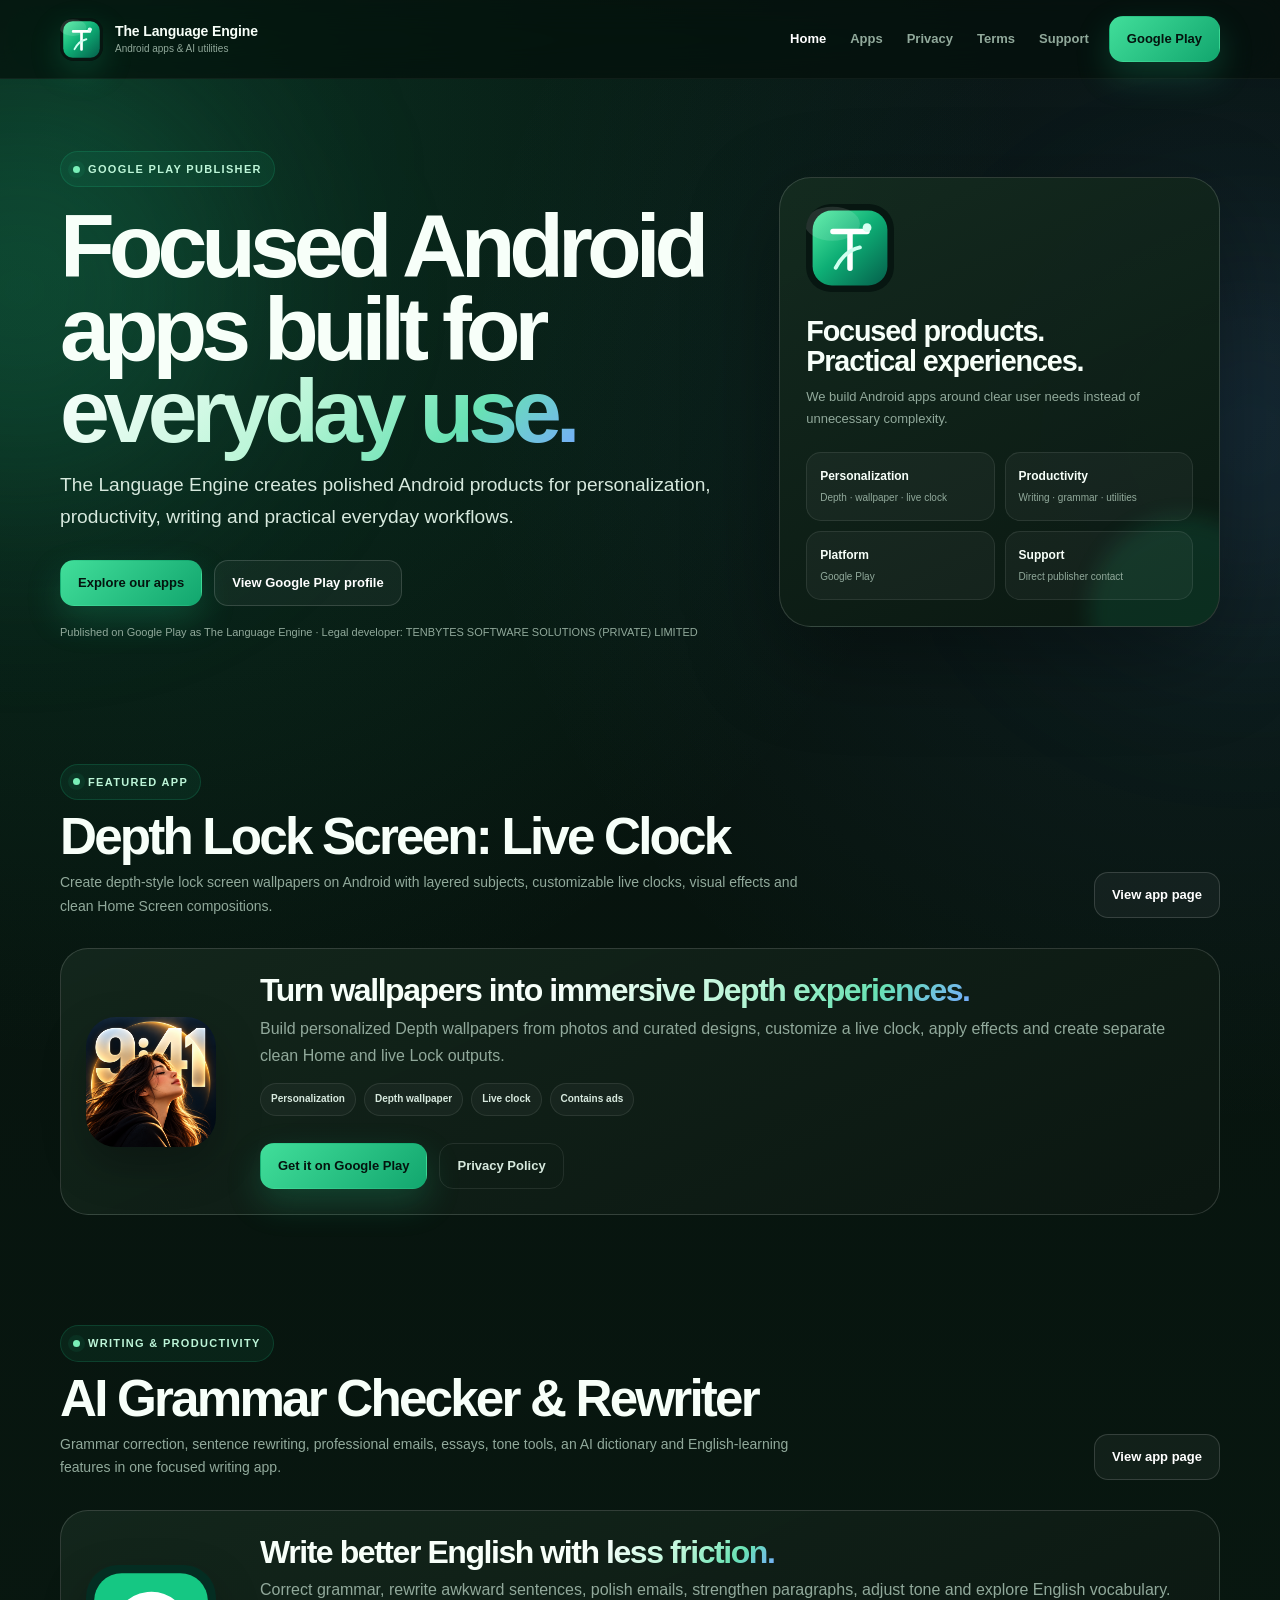
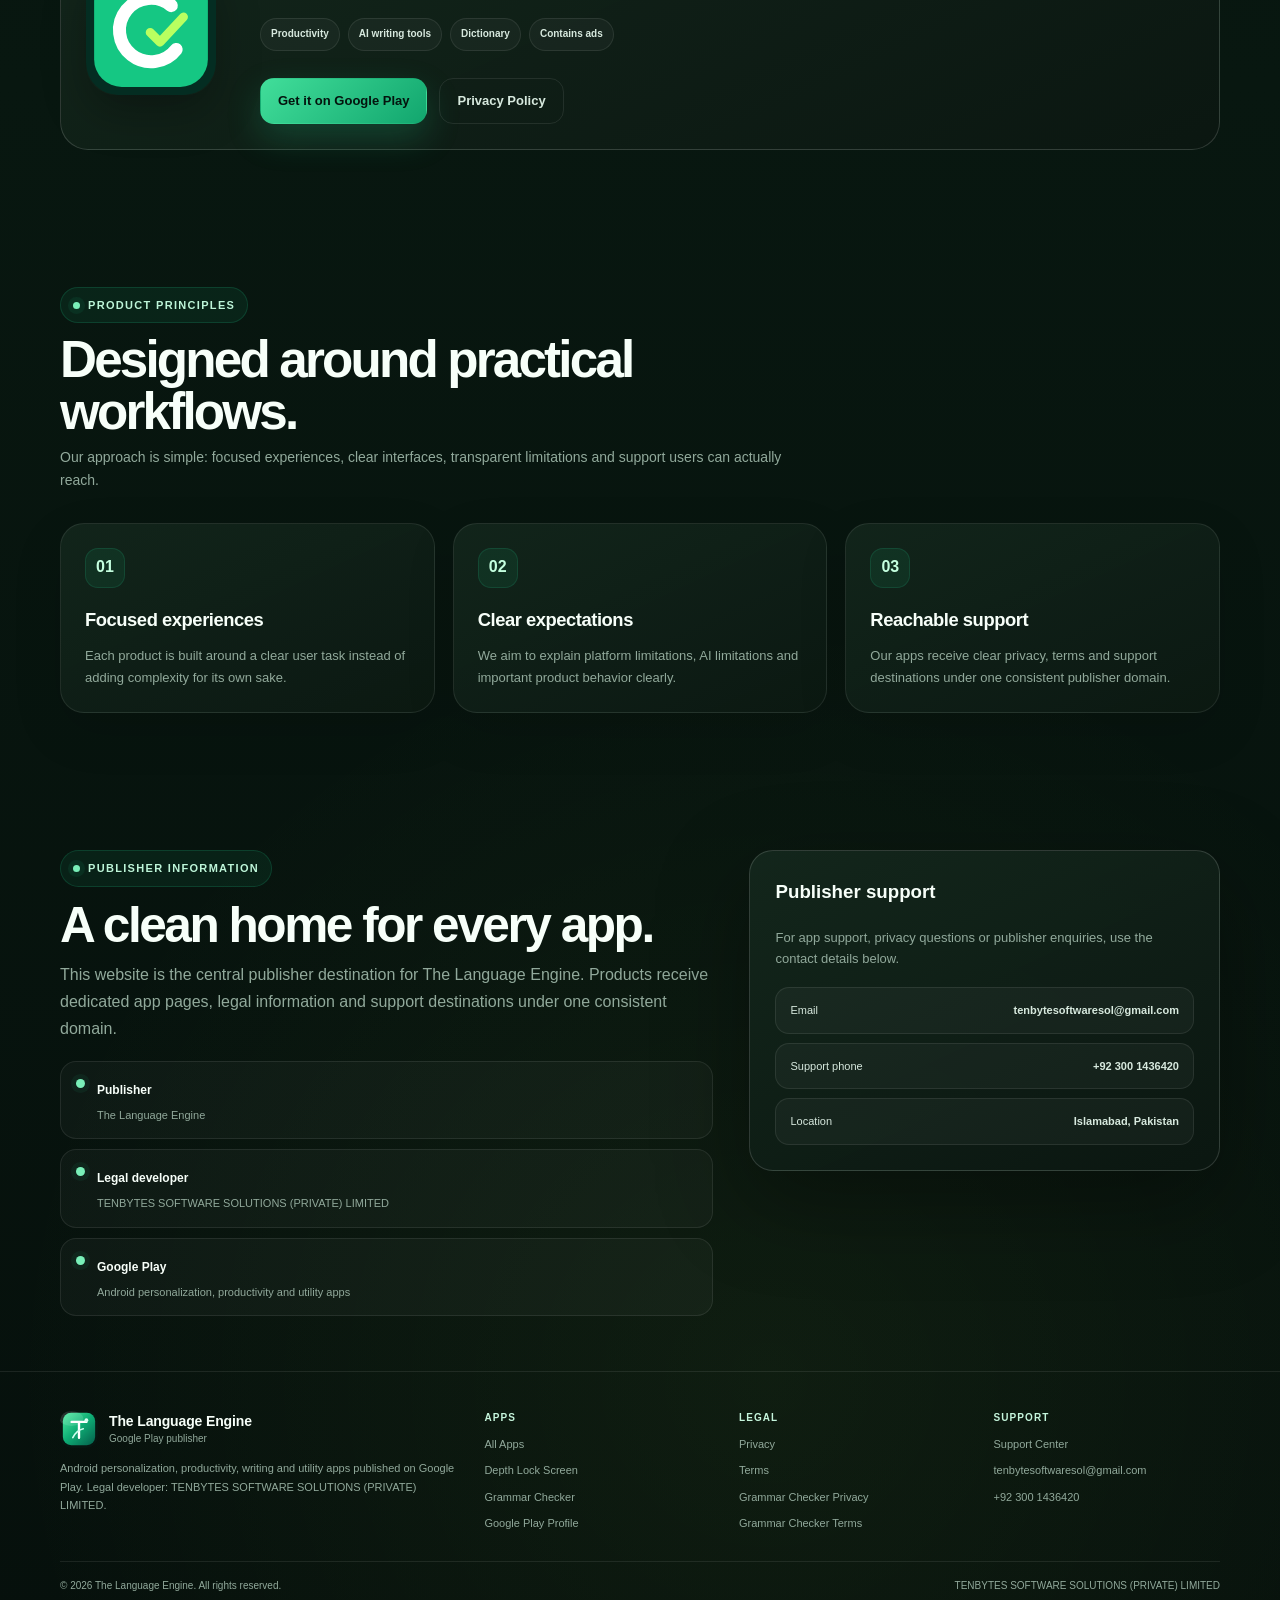
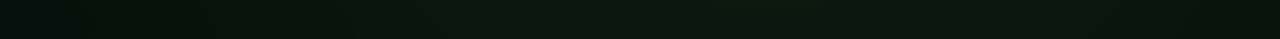
<file: index.html>
<!doctype html>
<html lang="en">
<head>

<meta charset="utf-8">
<meta name="viewport" content="width=device-width,initial-scale=1">

<title>The Language Engine — Android Apps & AI Utilities</title>

<meta
  name="description"
  content="The Language Engine publishes Android apps for personalization, productivity, writing and everyday utility on Google Play."
>

<meta name="author" content="The Language Engine">
<meta name="robots" content="index,follow,max-image-preview:large">
<meta name="theme-color" content="#06100c">

<link rel="canonical" href="https://thelanguageengine.github.io/">

<link
  rel="icon"
  href="assets/images/tle-mark.svg"
  type="image/svg+xml"
>

<link
  rel="stylesheet"
  href="assets/css/site.css?v=1.0.0"
>

<script
  defer
  src="assets/js/site.js?v=1.0.0">
</script>

<!-- Open Graph -->
<meta property="og:type" content="website">

<meta
  property="og:title"
  content="The Language Engine — Android Apps & AI Utilities"
>

<meta
  property="og:description"
  content="Android personalization, productivity, writing and AI utilities published by The Language Engine."
>

<meta
  property="og:url"
  content="https://thelanguageengine.github.io/"
>

<meta
  property="og:image"
  content="https://thelanguageengine.github.io/assets/images/tle-mark.svg"
>

<meta name="twitter:card" content="summary_large_image">

<!-- Organization structured data -->
<script type="application/ld+json">
{
  "@context": "https://schema.org",
  "@type": "Organization",
  "name": "The Language Engine",
  "url": "https://thelanguageengine.github.io/",
  "legalName": "TENBYTES SOFTWARE SOLUTIONS (PRIVATE) LIMITED",
  "sameAs": [
    "https://play.google.com/store/apps/developer?id=The+Language+Engine"
  ],
  "email": "tenbytesoftwaresol@gmail.com",
  "address": {
    "@type": "PostalAddress",
    "streetAddress": "Malikabad Shopping Plaza, 2nd Floor, 6th Road",
    "addressLocality": "Islamabad",
    "addressCountry": "PK"
  }
}
</script>

</head>

<body>

<div class="ambient a" aria-hidden="true"></div>
<div class="ambient b" aria-hidden="true"></div>

<a class="skip-link" href="#main">Skip to content</a>


<!-- =========================================================
     HEADER
     ========================================================= -->
<header class="site-header">

  <div class="container nav">

    <a class="brand" href="./">

      <img
        src="assets/images/tle-mark.svg"
        alt="The Language Engine mark"
      >

      <span class="brand-copy">
        <strong>The Language Engine</strong>
        <small>Android apps & AI utilities</small>
      </span>

    </a>

    <nav class="desktop-nav" aria-label="Primary">
      <a href="index.html" aria-current="page">Home</a>
      <a href="apps/">Apps</a>
      <a href="privacy/">Privacy</a>
      <a href="terms/">Terms</a>
      <a href="support/">Support</a>
    </nav>

    <div class="nav-actions">

      <a
        class="button button-primary"
        href="https://play.google.com/store/apps/developer?id=The+Language+Engine"
        target="_blank"
        rel="noopener noreferrer">
        Google Play
      </a>

      <button
        class="menu-button"
        data-menu-button
        type="button"
        aria-label="Open menu"
        aria-expanded="false">
        ☰
      </button>

    </div>

  </div>


  <div
    class="container mobile-menu"
    data-mobile-menu>

    <nav aria-label="Mobile navigation">
      <a href="index.html">Home</a>
      <a href="apps/">Apps</a>
      <a href="privacy/">Privacy</a>
      <a href="terms/">Terms</a>
      <a href="support/">Support</a>
    </nav>

  </div>

</header>


<!-- =========================================================
     MAIN
     ========================================================= -->
<main id="main">


  <!-- HERO -->
  <section class="hero">

    <div class="container hero-grid">

      <div class="reveal">

        <span class="kicker">
          Google Play publisher
        </span>

        <h1>
          Focused Android apps
          built for <span>everyday use.</span>
        </h1>

        <p class="hero-lead">
          The Language Engine creates polished Android products for
          personalization, productivity, writing and practical everyday
          workflows.
        </p>

        <div class="hero-actions">

          <a
            class="button button-primary"
            href="./apps/">
            Explore our apps
          </a>

          <a
            class="button button-secondary"
            href="https://play.google.com/store/apps/developer?id=The+Language+Engine"
            target="_blank"
            rel="noopener noreferrer">
            View Google Play profile
          </a>

        </div>

        <p class="micro">
          Published on Google Play as The Language Engine ·
          Legal developer: TENBYTES SOFTWARE SOLUTIONS (PRIVATE) LIMITED
        </p>

      </div>


      <aside class="hero-card reveal">

        <img
          class="mark"
          src="./assets/images/tle-mark.svg"
          alt="The Language Engine"
        >

        <h2>
          Focused products.<br>
          Practical experiences.
        </h2>

        <p>
          We build Android apps around clear user needs instead of
          unnecessary complexity.
        </p>

        <div class="stat-grid">

          <div class="stat">
            <strong>Personalization</strong>
            <span>Depth · wallpaper · live clock</span>
          </div>

          <div class="stat">
            <strong>Productivity</strong>
            <span>Writing · grammar · utilities</span>
          </div>

          <div class="stat">
            <strong>Platform</strong>
            <span>Google Play</span>
          </div>

          <div class="stat">
            <strong>Support</strong>
            <span>Direct publisher contact</span>
          </div>

        </div>

      </aside>

    </div>

  </section>


  <!-- =======================================================
       FEATURED — DEPTH LOCK SCREEN
       ======================================================= -->
  <section class="section-tight">

    <div class="container">

      <div class="section-head reveal">

        <div class="copy">

          <span class="eyebrow">
            Featured app
          </span>

          <h2>
            Depth Lock Screen: Live Clock
          </h2>

          <p>
            Create depth-style lock screen wallpapers on Android with
            layered subjects, customizable live clocks, visual effects
            and clean Home Screen compositions.
          </p>

        </div>

        <a
          class="button button-secondary"
          href="./apps/depth-lock-screen/">
          View app page
        </a>

      </div>


      <div class="app-feature reveal">

        <img
          class="app-icon"
          src="./apps/depth-lock-screen/assets/icon.webp"
          alt="Depth Lock Screen: Live Clock app icon"
          loading="eager"
        >

        <div>

          <h3>
            Turn wallpapers into
            <span class="gradient-text">
              immersive Depth experiences.
            </span>
          </h3>

          <p>
            Build personalized Depth wallpapers from photos and
            curated designs, customize a live clock, apply effects
            and create separate clean Home and live Lock outputs.
          </p>

          <div class="app-meta">

            <span class="pill">
              Personalization
            </span>

            <span class="pill">
              Depth wallpaper
            </span>

            <span class="pill">
              Live clock
            </span>

            <span class="pill">
              Contains ads
            </span>

          </div>


          <div class="hero-actions">

            <a
              class="button button-primary"
              href="https://play.google.com/store/apps/details?id=com.tb.iphone.lockscreen.depth.wallpapers"
              target="_blank"
              rel="noopener noreferrer">
              Get it on Google Play
            </a>

            <a
              class="button button-ghost"
              href="./privacy/">
              Privacy Policy
            </a>

          </div>

        </div>

      </div>

    </div>

  </section>


  <!-- =======================================================
       GRAMMAR CHECKER
       ======================================================= -->
  <section class="section-tight">

    <div class="container">

      <div class="section-head reveal">

        <div class="copy">

          <span class="eyebrow">
            Writing & productivity
          </span>

          <h2>
            AI Grammar Checker & Rewriter
          </h2>

          <p>
            Grammar correction, sentence rewriting, professional emails,
            essays, tone tools, an AI dictionary and English-learning
            features in one focused writing app.
          </p>

        </div>

        <a
          class="button button-secondary"
          href="./apps/grammar-checker/">
          View app page
        </a>

      </div>


      <div class="app-feature reveal">

        <img
          class="app-icon"
          src="https://play-lh.googleusercontent.com/R-qGQ0qXd2VXi23OhRo53m7S9HLStBPAxir4neXmx7lSnwA0Quhf95ZzRljVlkNNecXjntxBuPU-_KhAnXCkqQ%3Dw240-h480"
          onerror="this.onerror=null;this.src='./assets/images/grammar-fallback.svg';"
          alt="AI Grammar Checker & Rewriter app icon"
          loading="lazy"
        >

        <div>

          <h3>
            Write better English with
            <span class="gradient-text">
              less friction.
            </span>
          </h3>

          <p>
            Correct grammar, rewrite awkward sentences, polish emails,
            strengthen paragraphs, adjust tone and explore English vocabulary.
          </p>

          <div class="app-meta">

            <span class="pill">
              Productivity
            </span>

            <span class="pill">
              AI writing tools
            </span>

            <span class="pill">
              Dictionary
            </span>

            <span class="pill">
              Contains ads
            </span>

          </div>


          <div class="hero-actions">

            <a
              class="button button-primary"
              data-play-link
              href="https://play.google.com/store/apps/details?id=com.syntaxly.grammarchecker.ai.dictionary.spellchecker"
              target="_blank"
              rel="noopener noreferrer">
              Get it on Google Play
            </a>

            <a
              class="button button-ghost"
              href="./apps/grammar-checker/privacy/">
              Privacy Policy
            </a>

          </div>

        </div>

      </div>

    </div>

  </section>


  <!-- =======================================================
       PRODUCT PRINCIPLES
       ======================================================= -->
  <section class="section">

    <div class="container">

      <div class="section-head reveal">

        <div class="copy">

          <span class="eyebrow">
            Product principles
          </span>

          <h2>
            Designed around practical workflows.
          </h2>

          <p>
            Our approach is simple: focused experiences, clear interfaces,
            transparent limitations and support users can actually reach.
          </p>

        </div>

      </div>


      <div class="grid-3">

        <article class="card reveal">

          <div class="icon">
            01
          </div>

          <h3>
            Focused experiences
          </h3>

          <p>
            Each product is built around a clear user task instead of
            adding complexity for its own sake.
          </p>

        </article>


        <article class="card reveal">

          <div class="icon">
            02
          </div>

          <h3>
            Clear expectations
          </h3>

          <p>
            We aim to explain platform limitations, AI limitations and
            important product behavior clearly.
          </p>

        </article>


        <article class="card reveal">

          <div class="icon">
            03
          </div>

          <h3>
            Reachable support
          </h3>

          <p>
            Our apps receive clear privacy, terms and support destinations
            under one consistent publisher domain.
          </p>

        </article>

      </div>

    </div>

  </section>


  <!-- =======================================================
       PUBLISHER INFORMATION
       ======================================================= -->
  <section class="section-tight">

    <div class="container split">

      <div class="reveal">

        <span class="eyebrow">
          Publisher information
        </span>

        <h2
          style="
            font-size:clamp(2rem,4vw,3.1rem);
            letter-spacing:-.05em;
            line-height:1;
            margin:14px 0 12px;">
          A clean home for every app.
        </h2>

        <p
          style="
            color:var(--muted);
            margin:0;">
          This website is the central publisher destination for
          The Language Engine. Products receive dedicated app pages,
          legal information and support destinations under one
          consistent domain.
        </p>


        <div class="list">

          <div class="list-row">

            <span class="dot"></span>

            <div>
              <b>Publisher</b>
              <span>The Language Engine</span>
            </div>

          </div>


          <div class="list-row">

            <span class="dot"></span>

            <div>
              <b>Legal developer</b>
              <span>
                TENBYTES SOFTWARE SOLUTIONS (PRIVATE) LIMITED
              </span>
            </div>

          </div>


          <div class="list-row">

            <span class="dot"></span>

            <div>
              <b>Google Play</b>
              <span>
                Android personalization, productivity and utility apps
              </span>
            </div>

          </div>

        </div>

      </div>


      <aside class="contact-card reveal">

        <h3>
          Publisher support
        </h3>

        <p
          style="
            color:var(--muted);
            font-size:13px;">
          For app support, privacy questions or publisher enquiries,
          use the contact details below.
        </p>


        <div class="contact-list">

          <a href="mailto:tenbytesoftwaresol@gmail.com">

            <span>
              Email
            </span>

            <strong>
              tenbytesoftwaresol@gmail.com
            </strong>

          </a>


          <a href="tel:+923001436420">

            <span>
              Support phone
            </span>

            <strong>
              +92 300 1436420
            </strong>

          </a>


          <div class="contact-line">

            <span>
              Location
            </span>

            <strong>
              Islamabad, Pakistan
            </strong>

          </div>

        </div>

      </aside>

    </div>

  </section>

</main>


<!-- =========================================================
     FOOTER
     ========================================================= -->
<footer class="footer">

  <div class="container footer-grid">

    <div>

      <div class="footer-brand">

        <img
          src="assets/images/tle-mark.svg"
          alt=""
        >

        <div class="brand-copy">
          <strong>The Language Engine</strong>
          <small>Google Play publisher</small>
        </div>

      </div>

      <p>
        Android personalization, productivity, writing and utility apps
        published on Google Play.
        Legal developer: TENBYTES SOFTWARE SOLUTIONS (PRIVATE) LIMITED.
      </p>

    </div>


    <div class="footer-links">

      <strong>
        Apps
      </strong>

      <a href="apps/">
        All Apps
      </a>

      <a href="apps/depth-lock-screen/">
        Depth Lock Screen
      </a>

      <a href="apps/grammar-checker/">
        Grammar Checker
      </a>

      <a
        href="https://play.google.com/store/apps/developer?id=The+Language+Engine"
        target="_blank"
        rel="noopener noreferrer">
        Google Play Profile
      </a>

    </div>


    <div class="footer-links">

      <strong>
        Legal
      </strong>

      <a href="privacy/">
        Privacy
      </a>

      <a href="terms/">
        Terms
      </a>

      <a href="apps/grammar-checker/privacy/">
        Grammar Checker Privacy
      </a>

      <a href="apps/grammar-checker/terms/">
        Grammar Checker Terms
      </a>

    </div>


    <div class="footer-links">

      <strong>
        Support
      </strong>

      <a href="support/">
        Support Center
      </a>

      <a href="mailto:tenbytesoftwaresol@gmail.com">
        tenbytesoftwaresol@gmail.com
      </a>

      <a href="tel:+923001436420">
        +92 300 1436420
      </a>

    </div>

  </div>


  <div class="container copyright">

    <span>
      © <span data-year></span>
      The Language Engine. All rights reserved.
    </span>

    <span>
      TENBYTES SOFTWARE SOLUTIONS (PRIVATE) LIMITED
    </span>

  </div>

</footer>

</body>
</html>
</file>
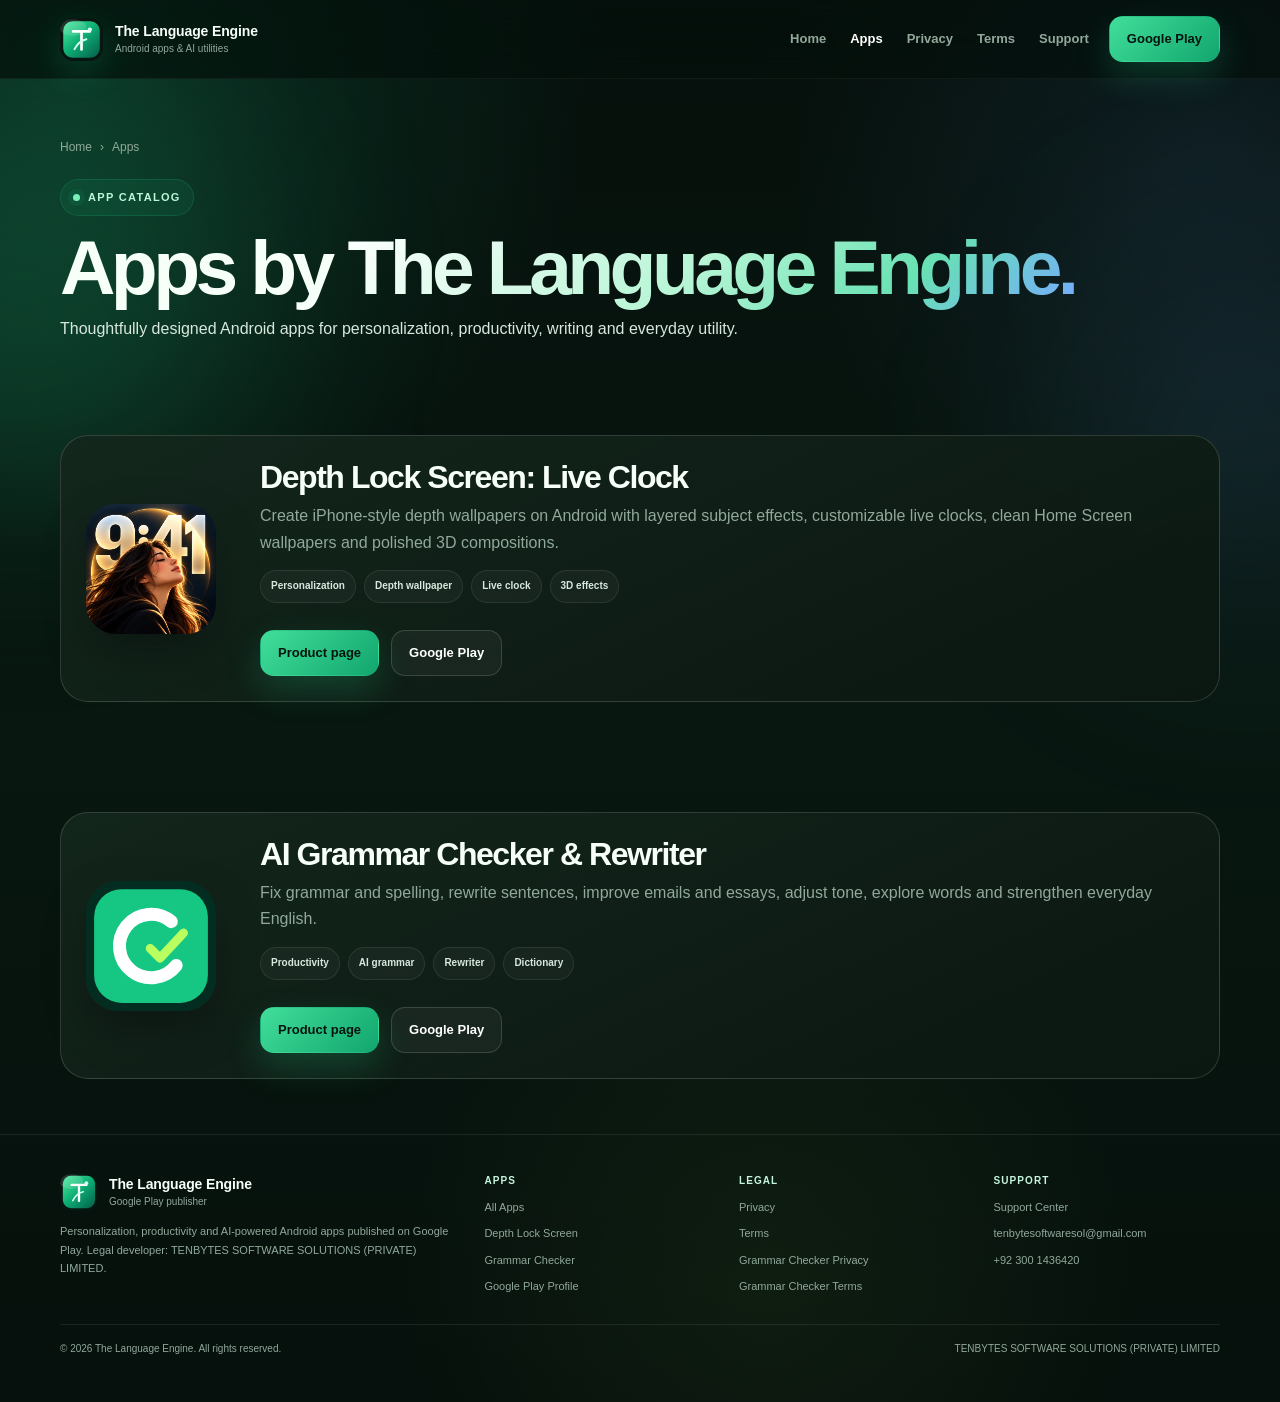
<file: apps/index.html>
<!doctype html>
<html lang="en">
<head>
  <meta charset="utf-8">
  <meta name="viewport" content="width=device-width,initial-scale=1">

  <title>Android Apps — The Language Engine</title>

  <meta
    name="description"
    content="Explore Android apps by The Language Engine, including Depth Lock Screen: Live Clock and AI Grammar Checker & Rewriter."
  >

  <meta name="author" content="The Language Engine">
  <meta name="robots" content="index,follow,max-image-preview:large">
  <meta name="theme-color" content="#06100c">

  <link
    rel="canonical"
    href="https://thelanguageengine.github.io/apps/"
  >

  <link
    rel="icon"
    href="../assets/images/tle-mark.svg"
    type="image/svg+xml"
  >

  <link
    rel="stylesheet"
    href="../assets/css/site.css?v=1.0.0"
  >

  <script
    defer
    src="../assets/js/site.js?v=1.0.0">
  </script>

  <!-- Open Graph -->
  <meta property="og:type" content="website">
  <meta property="og:title" content="Android Apps — The Language Engine">
  <meta
    property="og:description"
    content="Android personalization, productivity and AI utilities published by The Language Engine."
  >
  <meta
    property="og:url"
    content="https://thelanguageengine.github.io/apps/"
  >
  <meta
    property="og:image"
    content="https://thelanguageengine.github.io/assets/images/tle-mark.svg"
  >

  <meta name="twitter:card" content="summary_large_image">

  <!-- Structured data -->
  <script type="application/ld+json">
  {
    "@context": "https://schema.org",
    "@type": "CollectionPage",
    "name": "Android Apps — The Language Engine",
    "url": "https://thelanguageengine.github.io/apps/",
    "description": "Android personalization, productivity and AI utilities published by The Language Engine.",
    "publisher": {
      "@type": "Organization",
      "name": "The Language Engine",
      "legalName": "TENBYTES SOFTWARE SOLUTIONS (PRIVATE) LIMITED",
      "url": "https://thelanguageengine.github.io/"
    }
  }
  </script>
</head>

<body>

  <div class="ambient a"></div>
  <div class="ambient b"></div>

  <a class="skip-link" href="#main">Skip to content</a>

  <!-- =========================================================
       HEADER
       ========================================================= -->
  <header class="site-header">

    <div class="container nav">

      <a class="brand" href="../">
        <img
          src="../assets/images/tle-mark.svg"
          alt="The Language Engine mark"
        >

        <span class="brand-copy">
          <strong>The Language Engine</strong>
          <small>Android apps & AI utilities</small>
        </span>
      </a>

      <nav class="desktop-nav" aria-label="Primary">
        <a href="../index.html">Home</a>
        <a href="../apps/" aria-current="page">Apps</a>
        <a href="../privacy/">Privacy</a>
        <a href="../terms/">Terms</a>
        <a href="../support/">Support</a>
      </nav>

      <div class="nav-actions">

        <a
          class="button button-primary"
          href="https://play.google.com/store/apps/developer?id=The+Language+Engine"
          target="_blank"
          rel="noopener noreferrer">
          Google Play
        </a>

        <button
          class="menu-button"
          data-menu-button
          type="button"
          aria-label="Open menu"
          aria-expanded="false">
          ☰
        </button>

      </div>

    </div>

    <div
      class="container mobile-menu"
      data-mobile-menu>

      <nav aria-label="Mobile navigation">
        <a href="../index.html">Home</a>
        <a href="../apps/">Apps</a>
        <a href="../privacy/">Privacy</a>
        <a href="../terms/">Terms</a>
        <a href="../support/">Support</a>
      </nav>

    </div>

  </header>


  <!-- =========================================================
       MAIN
       ========================================================= -->
  <main id="main">

    <!-- HERO -->
    <section class="legal-hero">

      <div class="container reveal">

        <div class="breadcrumbs">
          <a href="../">Home</a>
          <span>›</span>
          <span>Apps</span>
        </div>

        <span class="eyebrow">App catalog</span>

        <h1>
          Apps by
          <span class="gradient-text">The Language Engine.</span>
        </h1>

        <p>
          Thoughtfully designed Android apps for personalization,
          productivity, writing and everyday utility.
        </p>

      </div>

    </section>


    <!-- =======================================================
         DEPTH LOCK SCREEN
         ======================================================= -->
    <section class="section-tight">

      <div class="container">

        <div class="app-feature reveal">

          <img
            class="app-icon"
            src="./depth-lock-screen/assets/icon.webp"
            alt="Depth Lock Screen: Live Clock app icon"
            loading="eager"
          >

          <div>

            <h3>Depth Lock Screen: Live Clock</h3>

            <p>
              Create iPhone-style depth wallpapers on Android with
              layered subject effects, customizable live clocks,
              clean Home Screen wallpapers and polished 3D compositions.
            </p>

            <div class="app-meta">
              <span class="pill">Personalization</span>
              <span class="pill">Depth wallpaper</span>
              <span class="pill">Live clock</span>
              <span class="pill">3D effects</span>
            </div>

            <div class="hero-actions">

              <a
                class="button button-primary"
                href="./depth-lock-screen/">
                Product page
              </a>

              <a
                class="button button-secondary"
                href="https://play.google.com/store/apps/details?id=com.tb.iphone.lockscreen.depth.wallpapers"
                target="_blank"
                rel="noopener noreferrer">
                Google Play
              </a>

            </div>

          </div>

        </div>

      </div>

    </section>


    <!-- =======================================================
         GRAMMAR CHECKER
         ======================================================= -->
    <section class="section-tight">

      <div class="container">

        <div class="app-feature reveal">

          <img
            class="app-icon"
            src="https://play-lh.googleusercontent.com/R-qGQ0qXd2VXi23OhRo53m7S9HLStBPAxir4neXmx7lSnwA0Quhf95ZzRljVlkNNecXjntxBuPU-_KhAnXCkqQ%3Dw240-h480"
            onerror="this.onerror=null;this.src='../assets/images/grammar-fallback.svg';"
            alt="AI Grammar Checker & Rewriter icon"
            loading="lazy"
          >

          <div>

            <h3>AI Grammar Checker & Rewriter</h3>

            <p>
              Fix grammar and spelling, rewrite sentences, improve
              emails and essays, adjust tone, explore words and
              strengthen everyday English.
            </p>

            <div class="app-meta">
              <span class="pill">Productivity</span>
              <span class="pill">AI grammar</span>
              <span class="pill">Rewriter</span>
              <span class="pill">Dictionary</span>
            </div>

            <div class="hero-actions">

              <a
                class="button button-primary"
                href="./grammar-checker/">
                Product page
              </a>

              <a
                class="button button-secondary"
                data-play-link
                href="https://play.google.com/store/apps/details?id=com.syntaxly.grammarchecker.ai.dictionary.spellchecker"
                target="_blank"
                rel="noopener noreferrer">
                Google Play
              </a>

            </div>

          </div>

        </div>

      </div>

    </section>

  </main>


  <!-- =========================================================
       FOOTER
       ========================================================= -->
  <footer class="footer">

    <div class="container footer-grid">

      <div>

        <div class="footer-brand">

          <img
            src="../assets/images/tle-mark.svg"
            alt=""
          >

          <div class="brand-copy">
            <strong>The Language Engine</strong>
            <small>Google Play publisher</small>
          </div>

        </div>

        <p>
          Personalization, productivity and AI-powered Android apps
          published on Google Play.
          Legal developer: TENBYTES SOFTWARE SOLUTIONS (PRIVATE) LIMITED.
        </p>

      </div>


      <div class="footer-links">

        <strong>Apps</strong>

        <a href="../apps/">
          All Apps
        </a>

        <a href="../apps/depth-lock-screen/">
          Depth Lock Screen
        </a>

        <a href="../apps/grammar-checker/">
          Grammar Checker
        </a>

        <a
          href="https://play.google.com/store/apps/developer?id=The+Language+Engine"
          target="_blank"
          rel="noopener noreferrer">
          Google Play Profile
        </a>

      </div>


      <div class="footer-links">

        <strong>Legal</strong>

        <a href="../privacy/">
          Privacy
        </a>

        <a href="../terms/">
          Terms
        </a>

        <a href="../apps/grammar-checker/privacy/">
          Grammar Checker Privacy
        </a>

        <a href="../apps/grammar-checker/terms/">
          Grammar Checker Terms
        </a>

      </div>


      <div class="footer-links">

        <strong>Support</strong>

        <a href="../support/">
          Support Center
        </a>

        <a href="mailto:tenbytesoftwaresol@gmail.com">
          tenbytesoftwaresol@gmail.com
        </a>

        <a href="tel:+923001436420">
          +92 300 1436420
        </a>

      </div>

    </div>


    <div class="container copyright">

      <span>
        © <span data-year></span>
        The Language Engine. All rights reserved.
      </span>

      <span>
        TENBYTES SOFTWARE SOLUTIONS (PRIVATE) LIMITED
      </span>

    </div>

  </footer>

</body>
</html>
</file>
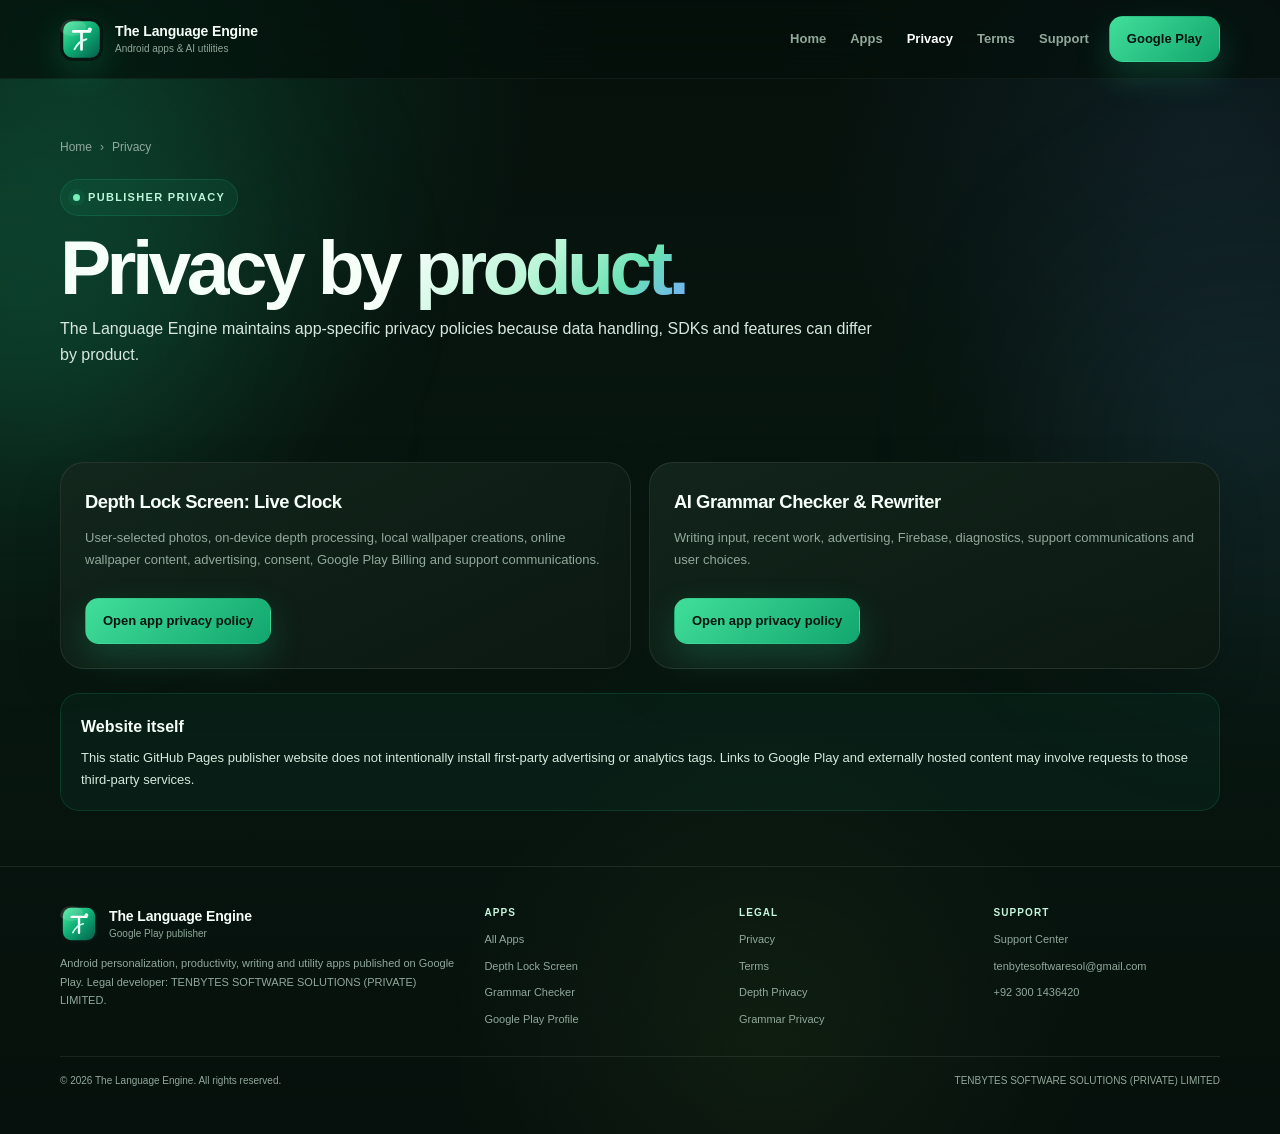
<file: privacy/index.html>
<!doctype html>
<html lang="en">
<head>

<meta charset="utf-8">
<meta name="viewport" content="width=device-width,initial-scale=1">

<title>Privacy — The Language Engine</title>

<meta
  name="description"
  content="Publisher privacy information and app-specific privacy policies for Android apps published by The Language Engine."
>

<meta name="author" content="The Language Engine">
<meta name="robots" content="index,follow,max-image-preview:large">
<meta name="theme-color" content="#06100c">

<link rel="canonical" href="https://thelanguageengine.github.io/privacy/">

<link
  rel="icon"
  href="../assets/images/tle-mark.svg"
  type="image/svg+xml"
>

<link
  rel="stylesheet"
  href="../assets/css/site.css?v=1.0.0"
>

<script
  defer
  src="../assets/js/site.js?v=1.0.0">
</script>

<meta property="og:type" content="website">
<meta property="og:title" content="Privacy — The Language Engine">

<meta
  property="og:description"
  content="Privacy policies for apps published by The Language Engine."
>

<meta
  property="og:url"
  content="https://thelanguageengine.github.io/privacy/"
>

<meta
  property="og:image"
  content="https://thelanguageengine.github.io/assets/images/tle-mark.svg"
>

<meta name="twitter:card" content="summary_large_image">

</head>

<body>

<div class="ambient a" aria-hidden="true"></div>
<div class="ambient b" aria-hidden="true"></div>

<a class="skip-link" href="#main">
  Skip to content
</a>


<header class="site-header">

  <div class="container nav">

    <a class="brand" href="../">

      <img
        src="../assets/images/tle-mark.svg"
        alt="The Language Engine mark"
      >

      <span class="brand-copy">
        <strong>The Language Engine</strong>
        <small>Android apps & AI utilities</small>
      </span>

    </a>


    <nav class="desktop-nav" aria-label="Primary">

      <a href="../index.html">
        Home
      </a>

      <a href="../apps/">
        Apps
      </a>

      <a href="../privacy/" aria-current="page">
        Privacy
      </a>

      <a href="../terms/">
        Terms
      </a>

      <a href="../support/">
        Support
      </a>

    </nav>


    <div class="nav-actions">

      <a
        class="button button-primary"
        href="https://play.google.com/store/apps/developer?id=The+Language+Engine"
        target="_blank"
        rel="noopener noreferrer">
        Google Play
      </a>

      <button
        class="menu-button"
        data-menu-button
        type="button"
        aria-label="Open menu"
        aria-expanded="false">
        ☰
      </button>

    </div>

  </div>


  <div
    class="container mobile-menu"
    data-mobile-menu>

    <nav>

      <a href="../index.html">
        Home
      </a>

      <a href="../apps/">
        Apps
      </a>

      <a href="../privacy/">
        Privacy
      </a>

      <a href="../terms/">
        Terms
      </a>

      <a href="../support/">
        Support
      </a>

    </nav>

  </div>

</header>


<main id="main">

  <section class="legal-hero">

    <div class="container reveal">

      <div class="breadcrumbs">

        <a href="../">
          Home
        </a>

        <span>›</span>

        <span>
          Privacy
        </span>

      </div>


      <span class="eyebrow">
        Publisher privacy
      </span>


      <h1>
        Privacy by
        <span class="gradient-text">
          product.
        </span>
      </h1>


      <p>
        The Language Engine maintains app-specific privacy policies
        because data handling, SDKs and features can differ by product.
      </p>

    </div>

  </section>


  <section class="section-tight">

    <div class="container grid-2">


      <!-- Depth Lock Screen -->
      <article class="card reveal">

        <h3>
          Depth Lock Screen: Live Clock
        </h3>

        <p>
          User-selected photos, on-device depth processing,
          local wallpaper creations, online wallpaper content,
          advertising, consent, Google Play Billing and support communications.
        </p>

        <div class="hero-actions">

          <a
            class="button button-primary"
            href="../apps/depth-lock-screen/privacy/">
            Open app privacy policy
          </a>

        </div>

      </article>


      <!-- Grammar Checker -->
      <article class="card reveal">

        <h3>
          AI Grammar Checker & Rewriter
        </h3>

        <p>
          Writing input, recent work, advertising, Firebase,
          diagnostics, support communications and user choices.
        </p>

        <div class="hero-actions">

          <a
            class="button button-primary"
            href="../apps/grammar-checker/privacy/">
            Open app privacy policy
          </a>

        </div>

      </article>

    </div>


    <div
      class="container"
      style="margin-top:24px;">

      <article class="callout reveal">

        <strong>
          Website itself
        </strong>

        <p>
          This static GitHub Pages publisher website does not intentionally
          install first-party advertising or analytics tags.
          Links to Google Play and externally hosted content may involve
          requests to those third-party services.
        </p>

      </article>

    </div>

  </section>

</main>


<footer class="footer">

  <div class="container footer-grid">

    <div>

      <div class="footer-brand">

        <img
          src="../assets/images/tle-mark.svg"
          alt=""
        >

        <div class="brand-copy">

          <strong>
            The Language Engine
          </strong>

          <small>
            Google Play publisher
          </small>

        </div>

      </div>

      <p>
        Android personalization, productivity, writing and utility apps
        published on Google Play.
        Legal developer: TENBYTES SOFTWARE SOLUTIONS (PRIVATE) LIMITED.
      </p>

    </div>


    <div class="footer-links">

      <strong>
        Apps
      </strong>

      <a href="../apps/">
        All Apps
      </a>

      <a href="../apps/depth-lock-screen/">
        Depth Lock Screen
      </a>

      <a href="../apps/grammar-checker/">
        Grammar Checker
      </a>

      <a
        href="https://play.google.com/store/apps/developer?id=The+Language+Engine"
        target="_blank"
        rel="noopener noreferrer">
        Google Play Profile
      </a>

    </div>


    <div class="footer-links">

      <strong>
        Legal
      </strong>

      <a href="../privacy/">
        Privacy
      </a>

      <a href="../terms/">
        Terms
      </a>

      <a href="../apps/depth-lock-screen/privacy/">
        Depth Privacy
      </a>

      <a href="../apps/grammar-checker/privacy/">
        Grammar Privacy
      </a>

    </div>


    <div class="footer-links">

      <strong>
        Support
      </strong>

      <a href="../support/">
        Support Center
      </a>

      <a href="mailto:tenbytesoftwaresol@gmail.com">
        tenbytesoftwaresol@gmail.com
      </a>

      <a href="tel:+923001436420">
        +92 300 1436420
      </a>

    </div>

  </div>


  <div class="container copyright">

    <span>
      © <span data-year></span>
      The Language Engine. All rights reserved.
    </span>

    <span>
      TENBYTES SOFTWARE SOLUTIONS (PRIVATE) LIMITED
    </span>

  </div>

</footer>

</body>
</html>
</file>
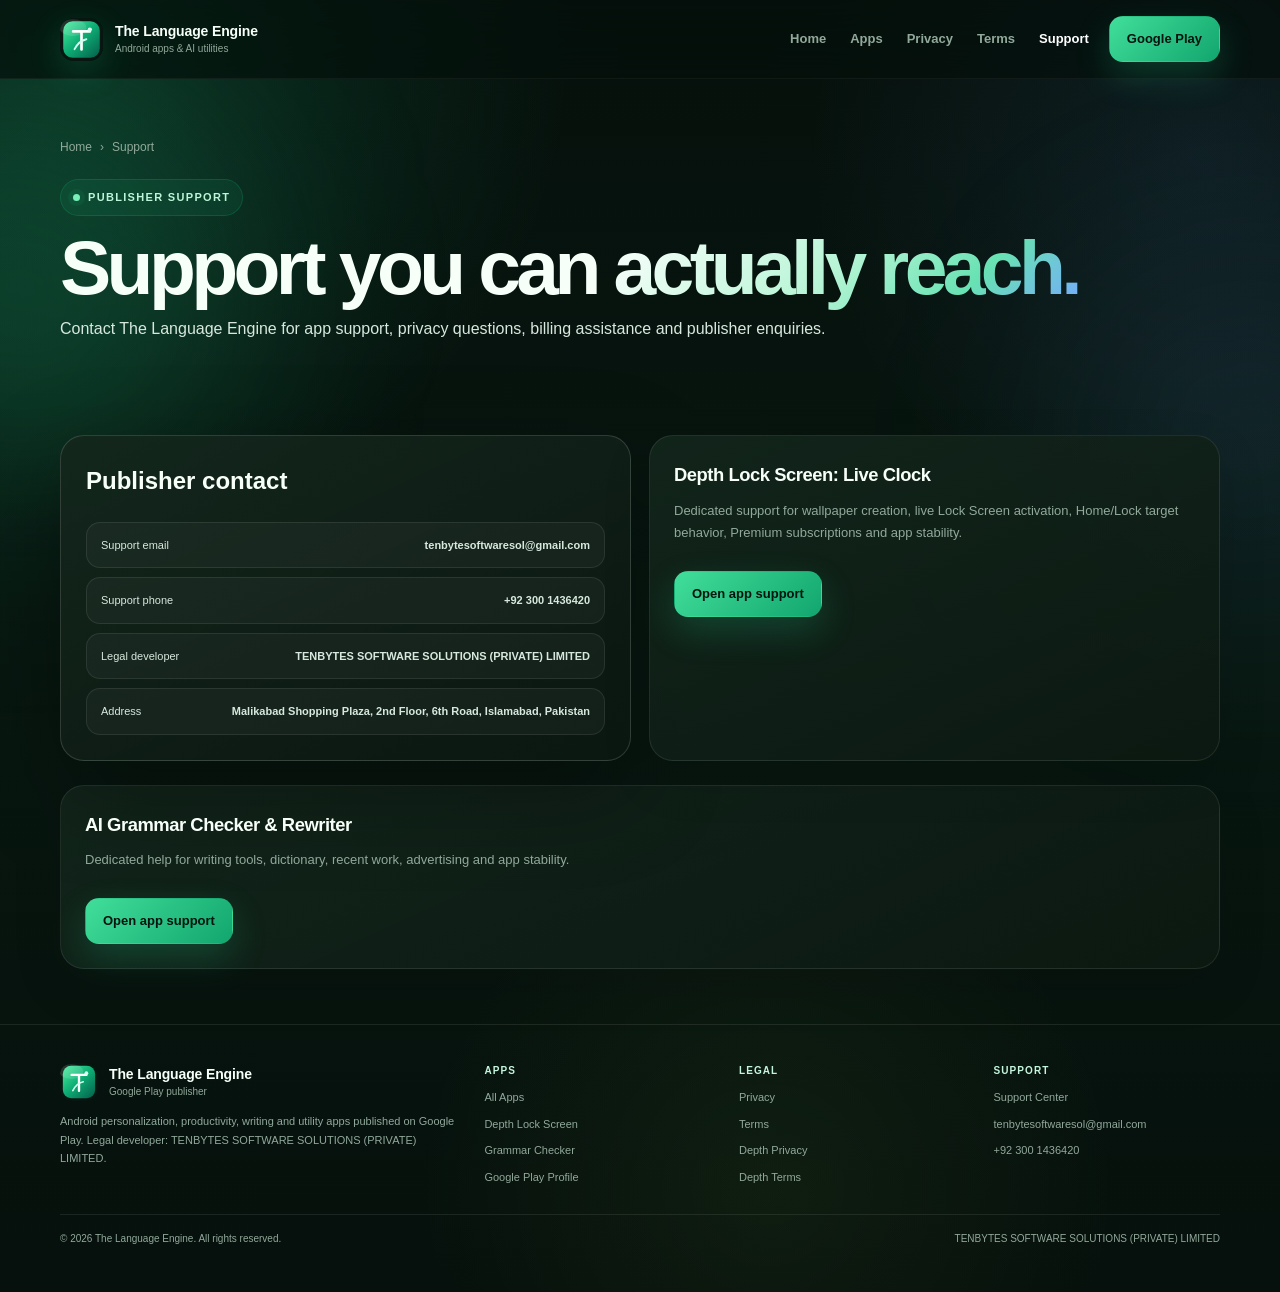
<file: support/index.html>
<!doctype html>
<html lang="en">
<head>

<meta charset="utf-8">
<meta name="viewport" content="width=device-width,initial-scale=1">

<title>Support — The Language Engine</title>

<meta
  name="description"
  content="Official publisher and app-specific support for Android apps published by The Language Engine."
>

<meta name="author" content="The Language Engine">
<meta name="robots" content="index,follow,max-image-preview:large">
<meta name="theme-color" content="#06100c">

<link
  rel="canonical"
  href="https://thelanguageengine.github.io/support/"
>

<link
  rel="icon"
  href="../assets/images/tle-mark.svg"
  type="image/svg+xml"
>

<link
  rel="stylesheet"
  href="../assets/css/site.css?v=1.0.0"
>

<script
  defer
  src="../assets/js/site.js?v=1.0.0">
</script>

<meta property="og:type" content="website">
<meta property="og:title" content="Support — The Language Engine">

<meta
  property="og:description"
  content="Publisher and app-specific support for The Language Engine."
>

<meta
  property="og:url"
  content="https://thelanguageengine.github.io/support/"
>

<meta
  property="og:image"
  content="https://thelanguageengine.github.io/assets/images/tle-mark.svg"
>

<meta name="twitter:card" content="summary_large_image">

</head>

<body>

<div class="ambient a" aria-hidden="true"></div>
<div class="ambient b" aria-hidden="true"></div>

<a class="skip-link" href="#main">
  Skip to content
</a>


<header class="site-header">

  <div class="container nav">

    <a class="brand" href="../">

      <img
        src="../assets/images/tle-mark.svg"
        alt="The Language Engine mark"
      >

      <span class="brand-copy">
        <strong>The Language Engine</strong>
        <small>Android apps & AI utilities</small>
      </span>

    </a>


    <nav class="desktop-nav" aria-label="Primary">

      <a href="../index.html">
        Home
      </a>

      <a href="../apps/">
        Apps
      </a>

      <a href="../privacy/">
        Privacy
      </a>

      <a href="../terms/">
        Terms
      </a>

      <a href="../support/" aria-current="page">
        Support
      </a>

    </nav>


    <div class="nav-actions">

      <a
        class="button button-primary"
        href="https://play.google.com/store/apps/developer?id=The+Language+Engine"
        target="_blank"
        rel="noopener noreferrer">
        Google Play
      </a>

      <button
        class="menu-button"
        data-menu-button
        type="button"
        aria-label="Open menu"
        aria-expanded="false">
        ☰
      </button>

    </div>

  </div>


  <div
    class="container mobile-menu"
    data-mobile-menu>

    <nav>

      <a href="../index.html">
        Home
      </a>

      <a href="../apps/">
        Apps
      </a>

      <a href="../privacy/">
        Privacy
      </a>

      <a href="../terms/">
        Terms
      </a>

      <a href="../support/">
        Support
      </a>

    </nav>

  </div>

</header>


<main id="main">

  <section class="legal-hero">

    <div class="container reveal">

      <div class="breadcrumbs">

        <a href="../">
          Home
        </a>

        <span>›</span>

        <span>
          Support
        </span>

      </div>


      <span class="eyebrow">
        Publisher support
      </span>


      <h1>
        Support you can
        <span class="gradient-text">
          actually reach.
        </span>
      </h1>


      <p>
        Contact The Language Engine for app support,
        privacy questions, billing assistance and publisher enquiries.
      </p>

    </div>

  </section>


  <section class="section-tight">

    <div class="container grid-2">


      <!-- Contact -->
      <article class="contact-card reveal">

        <h2>
          Publisher contact
        </h2>


        <div class="contact-list">

          <a href="mailto:tenbytesoftwaresol@gmail.com">

            <span>
              Support email
            </span>

            <strong>
              tenbytesoftwaresol@gmail.com
            </strong>

          </a>


          <a href="tel:+923001436420">

            <span>
              Support phone
            </span>

            <strong>
              +92 300 1436420
            </strong>

          </a>


          <div class="contact-line">

            <span>
              Legal developer
            </span>

            <strong>
              TENBYTES SOFTWARE SOLUTIONS (PRIVATE) LIMITED
            </strong>

          </div>


          <div class="contact-line">

            <span>
              Address
            </span>

            <strong>
              Malikabad Shopping Plaza,
              2nd Floor, 6th Road,
              Islamabad, Pakistan
            </strong>

          </div>

        </div>

      </article>


      <!-- Depth -->
      <article class="card reveal">

        <h3>
          Depth Lock Screen: Live Clock
        </h3>

        <p>
          Dedicated support for wallpaper creation,
          live Lock Screen activation,
          Home/Lock target behavior,
          Premium subscriptions and app stability.
        </p>

        <div class="hero-actions">

          <a
            class="button button-primary"
            href="../apps/depth-lock-screen/support/">
            Open app support
          </a>

        </div>

      </article>

    </div>


    <div
      class="container"
      style="margin-top:24px;">

      <article class="card reveal">

        <h3>
          AI Grammar Checker & Rewriter
        </h3>

        <p>
          Dedicated help for writing tools,
          dictionary, recent work,
          advertising and app stability.
        </p>

        <div class="hero-actions">

          <a
            class="button button-primary"
            href="../apps/grammar-checker/support/">
            Open app support
          </a>

        </div>

      </article>

    </div>

  </section>

</main>


<footer class="footer">

  <div class="container footer-grid">

    <div>

      <div class="footer-brand">

        <img
          src="../assets/images/tle-mark.svg"
          alt=""
        >

        <div class="brand-copy">

          <strong>
            The Language Engine
          </strong>

          <small>
            Google Play publisher
          </small>

        </div>

      </div>

      <p>
        Android personalization, productivity, writing and utility apps
        published on Google Play.
        Legal developer: TENBYTES SOFTWARE SOLUTIONS (PRIVATE) LIMITED.
      </p>

    </div>


    <div class="footer-links">

      <strong>
        Apps
      </strong>

      <a href="../apps/">
        All Apps
      </a>

      <a href="../apps/depth-lock-screen/">
        Depth Lock Screen
      </a>

      <a href="../apps/grammar-checker/">
        Grammar Checker
      </a>

      <a
        href="https://play.google.com/store/apps/developer?id=The+Language+Engine"
        target="_blank"
        rel="noopener noreferrer">
        Google Play Profile
      </a>

    </div>


    <div class="footer-links">

      <strong>
        Legal
      </strong>

      <a href="../privacy/">
        Privacy
      </a>

      <a href="../terms/">
        Terms
      </a>

      <a href="../apps/depth-lock-screen/privacy/">
        Depth Privacy
      </a>

      <a href="../apps/depth-lock-screen/terms/">
        Depth Terms
      </a>

    </div>


    <div class="footer-links">

      <strong>
        Support
      </strong>

      <a href="../support/">
        Support Center
      </a>

      <a href="mailto:tenbytesoftwaresol@gmail.com">
        tenbytesoftwaresol@gmail.com
      </a>

      <a href="tel:+923001436420">
        +92 300 1436420
      </a>

    </div>

  </div>


  <div class="container copyright">

    <span>
      © <span data-year></span>
      The Language Engine. All rights reserved.
    </span>

    <span>
      TENBYTES SOFTWARE SOLUTIONS (PRIVATE) LIMITED
    </span>

  </div>

</footer>

</body>
</html>
</file>
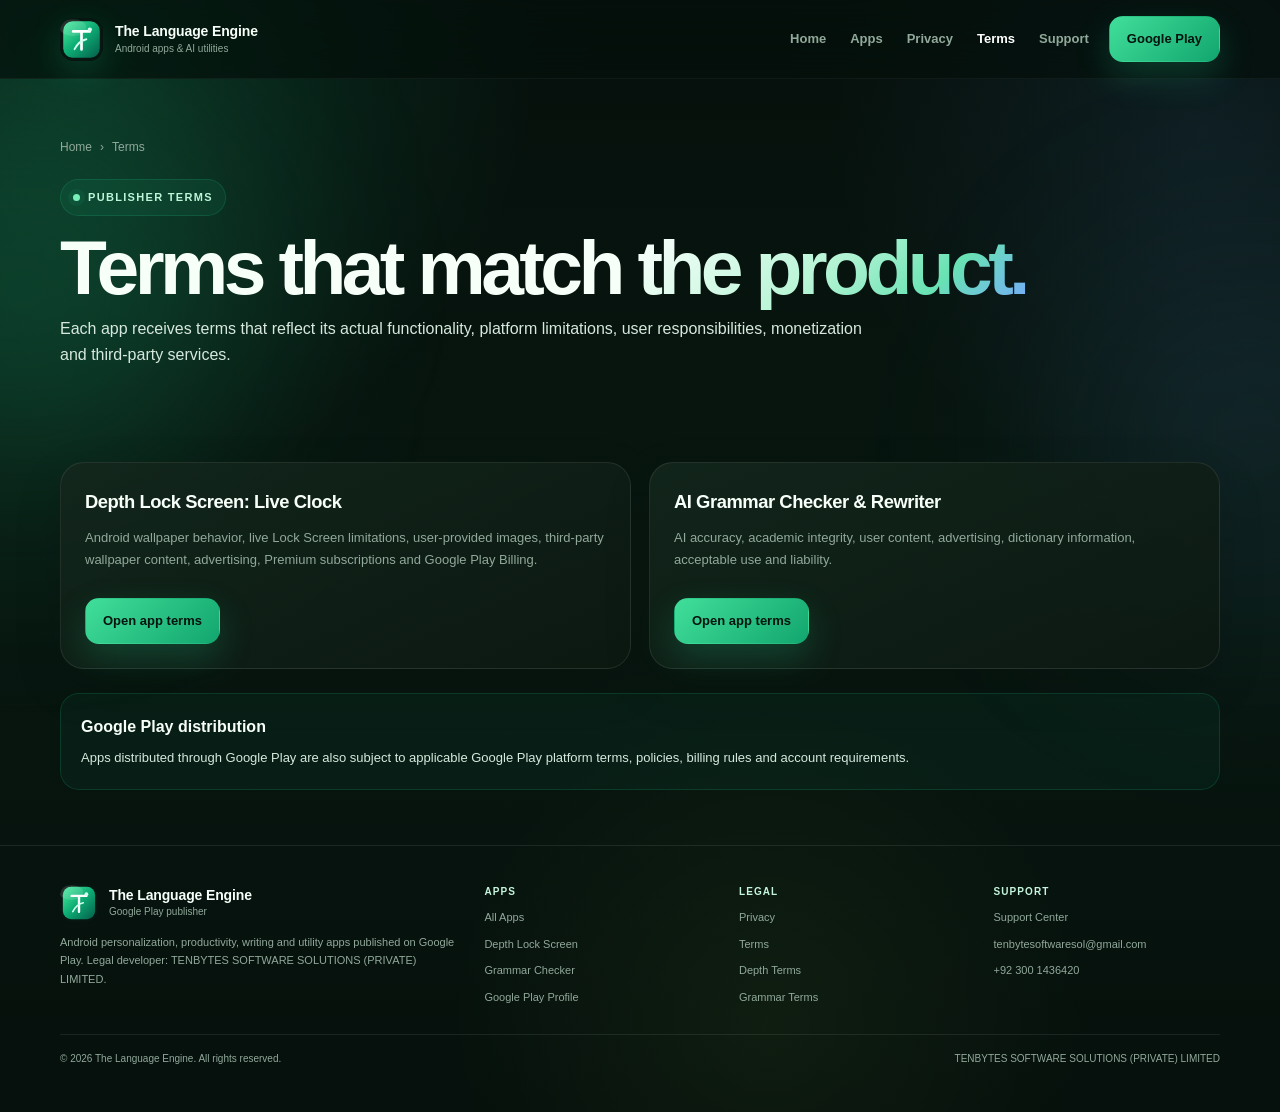
<file: terms/index.html>
<!doctype html>
<html lang="en">
<head>

<meta charset="utf-8">
<meta name="viewport" content="width=device-width,initial-scale=1">

<title>Terms — The Language Engine</title>

<meta
  name="description"
  content="Publisher terms hub and app-specific terms for Android apps published by The Language Engine."
>

<meta name="author" content="The Language Engine">
<meta name="robots" content="index,follow,max-image-preview:large">
<meta name="theme-color" content="#06100c">

<link
  rel="canonical"
  href="https://thelanguageengine.github.io/terms/"
>

<link
  rel="icon"
  href="../assets/images/tle-mark.svg"
  type="image/svg+xml"
>

<link
  rel="stylesheet"
  href="../assets/css/site.css?v=1.0.0"
>

<script
  defer
  src="../assets/js/site.js?v=1.0.0">
</script>

<meta property="og:type" content="website">
<meta property="og:title" content="Terms — The Language Engine">

<meta
  property="og:description"
  content="App-specific terms for products published by The Language Engine."
>

<meta
  property="og:url"
  content="https://thelanguageengine.github.io/terms/"
>

<meta
  property="og:image"
  content="https://thelanguageengine.github.io/assets/images/tle-mark.svg"
>

<meta name="twitter:card" content="summary_large_image">

</head>

<body>

<div class="ambient a" aria-hidden="true"></div>
<div class="ambient b" aria-hidden="true"></div>

<a class="skip-link" href="#main">
  Skip to content
</a>


<header class="site-header">

  <div class="container nav">

    <a class="brand" href="../">

      <img
        src="../assets/images/tle-mark.svg"
        alt="The Language Engine mark"
      >

      <span class="brand-copy">
        <strong>The Language Engine</strong>
        <small>Android apps & AI utilities</small>
      </span>

    </a>


    <nav class="desktop-nav" aria-label="Primary">

      <a href="../index.html">
        Home
      </a>

      <a href="../apps/">
        Apps
      </a>

      <a href="../privacy/">
        Privacy
      </a>

      <a href="../terms/" aria-current="page">
        Terms
      </a>

      <a href="../support/">
        Support
      </a>

    </nav>


    <div class="nav-actions">

      <a
        class="button button-primary"
        href="https://play.google.com/store/apps/developer?id=The+Language+Engine"
        target="_blank"
        rel="noopener noreferrer">
        Google Play
      </a>

      <button
        class="menu-button"
        data-menu-button
        type="button"
        aria-label="Open menu"
        aria-expanded="false">
        ☰
      </button>

    </div>

  </div>


  <div
    class="container mobile-menu"
    data-mobile-menu>

    <nav>

      <a href="../index.html">
        Home
      </a>

      <a href="../apps/">
        Apps
      </a>

      <a href="../privacy/">
        Privacy
      </a>

      <a href="../terms/">
        Terms
      </a>

      <a href="../support/">
        Support
      </a>

    </nav>

  </div>

</header>


<main id="main">

  <section class="legal-hero">

    <div class="container reveal">

      <div class="breadcrumbs">

        <a href="../">
          Home
        </a>

        <span>›</span>

        <span>
          Terms
        </span>

      </div>


      <span class="eyebrow">
        Publisher terms
      </span>


      <h1>
        Terms that match
        <span class="gradient-text">
          the product.
        </span>
      </h1>


      <p>
        Each app receives terms that reflect its actual functionality,
        platform limitations, user responsibilities,
        monetization and third-party services.
      </p>

    </div>

  </section>


  <section class="section-tight">

    <div class="container grid-2">


      <!-- Depth -->
      <article class="card reveal">

        <h3>
          Depth Lock Screen: Live Clock
        </h3>

        <p>
          Android wallpaper behavior, live Lock Screen limitations,
          user-provided images, third-party wallpaper content,
          advertising, Premium subscriptions and Google Play Billing.
        </p>

        <div class="hero-actions">

          <a
            class="button button-primary"
            href="../apps/depth-lock-screen/terms/">
            Open app terms
          </a>

        </div>

      </article>


      <!-- Grammar -->
      <article class="card reveal">

        <h3>
          AI Grammar Checker & Rewriter
        </h3>

        <p>
          AI accuracy, academic integrity, user content,
          advertising, dictionary information,
          acceptable use and liability.
        </p>

        <div class="hero-actions">

          <a
            class="button button-primary"
            href="../apps/grammar-checker/terms/">
            Open app terms
          </a>

        </div>

      </article>

    </div>


    <div
      class="container"
      style="margin-top:24px;">

      <article class="callout reveal">

        <strong>
          Google Play distribution
        </strong>

        <p>
          Apps distributed through Google Play are also subject to
          applicable Google Play platform terms, policies,
          billing rules and account requirements.
        </p>

      </article>

    </div>

  </section>

</main>


<footer class="footer">

  <div class="container footer-grid">

    <div>

      <div class="footer-brand">

        <img
          src="../assets/images/tle-mark.svg"
          alt=""
        >

        <div class="brand-copy">

          <strong>
            The Language Engine
          </strong>

          <small>
            Google Play publisher
          </small>

        </div>

      </div>

      <p>
        Android personalization, productivity, writing and utility apps
        published on Google Play.
        Legal developer: TENBYTES SOFTWARE SOLUTIONS (PRIVATE) LIMITED.
      </p>

    </div>


    <div class="footer-links">

      <strong>
        Apps
      </strong>

      <a href="../apps/">
        All Apps
      </a>

      <a href="../apps/depth-lock-screen/">
        Depth Lock Screen
      </a>

      <a href="../apps/grammar-checker/">
        Grammar Checker
      </a>

      <a
        href="https://play.google.com/store/apps/developer?id=The+Language+Engine"
        target="_blank"
        rel="noopener noreferrer">
        Google Play Profile
      </a>

    </div>


    <div class="footer-links">

      <strong>
        Legal
      </strong>

      <a href="../privacy/">
        Privacy
      </a>

      <a href="../terms/">
        Terms
      </a>

      <a href="../apps/depth-lock-screen/terms/">
        Depth Terms
      </a>

      <a href="../apps/grammar-checker/terms/">
        Grammar Terms
      </a>

    </div>


    <div class="footer-links">

      <strong>
        Support
      </strong>

      <a href="../support/">
        Support Center
      </a>

      <a href="mailto:tenbytesoftwaresol@gmail.com">
        tenbytesoftwaresol@gmail.com
      </a>

      <a href="tel:+923001436420">
        +92 300 1436420
      </a>

    </div>

  </div>


  <div class="container copyright">

    <span>
      © <span data-year></span>
      The Language Engine. All rights reserved.
    </span>

    <span>
      TENBYTES SOFTWARE SOLUTIONS (PRIVATE) LIMITED
    </span>

  </div>

</footer>

</body>
</html>
</file>
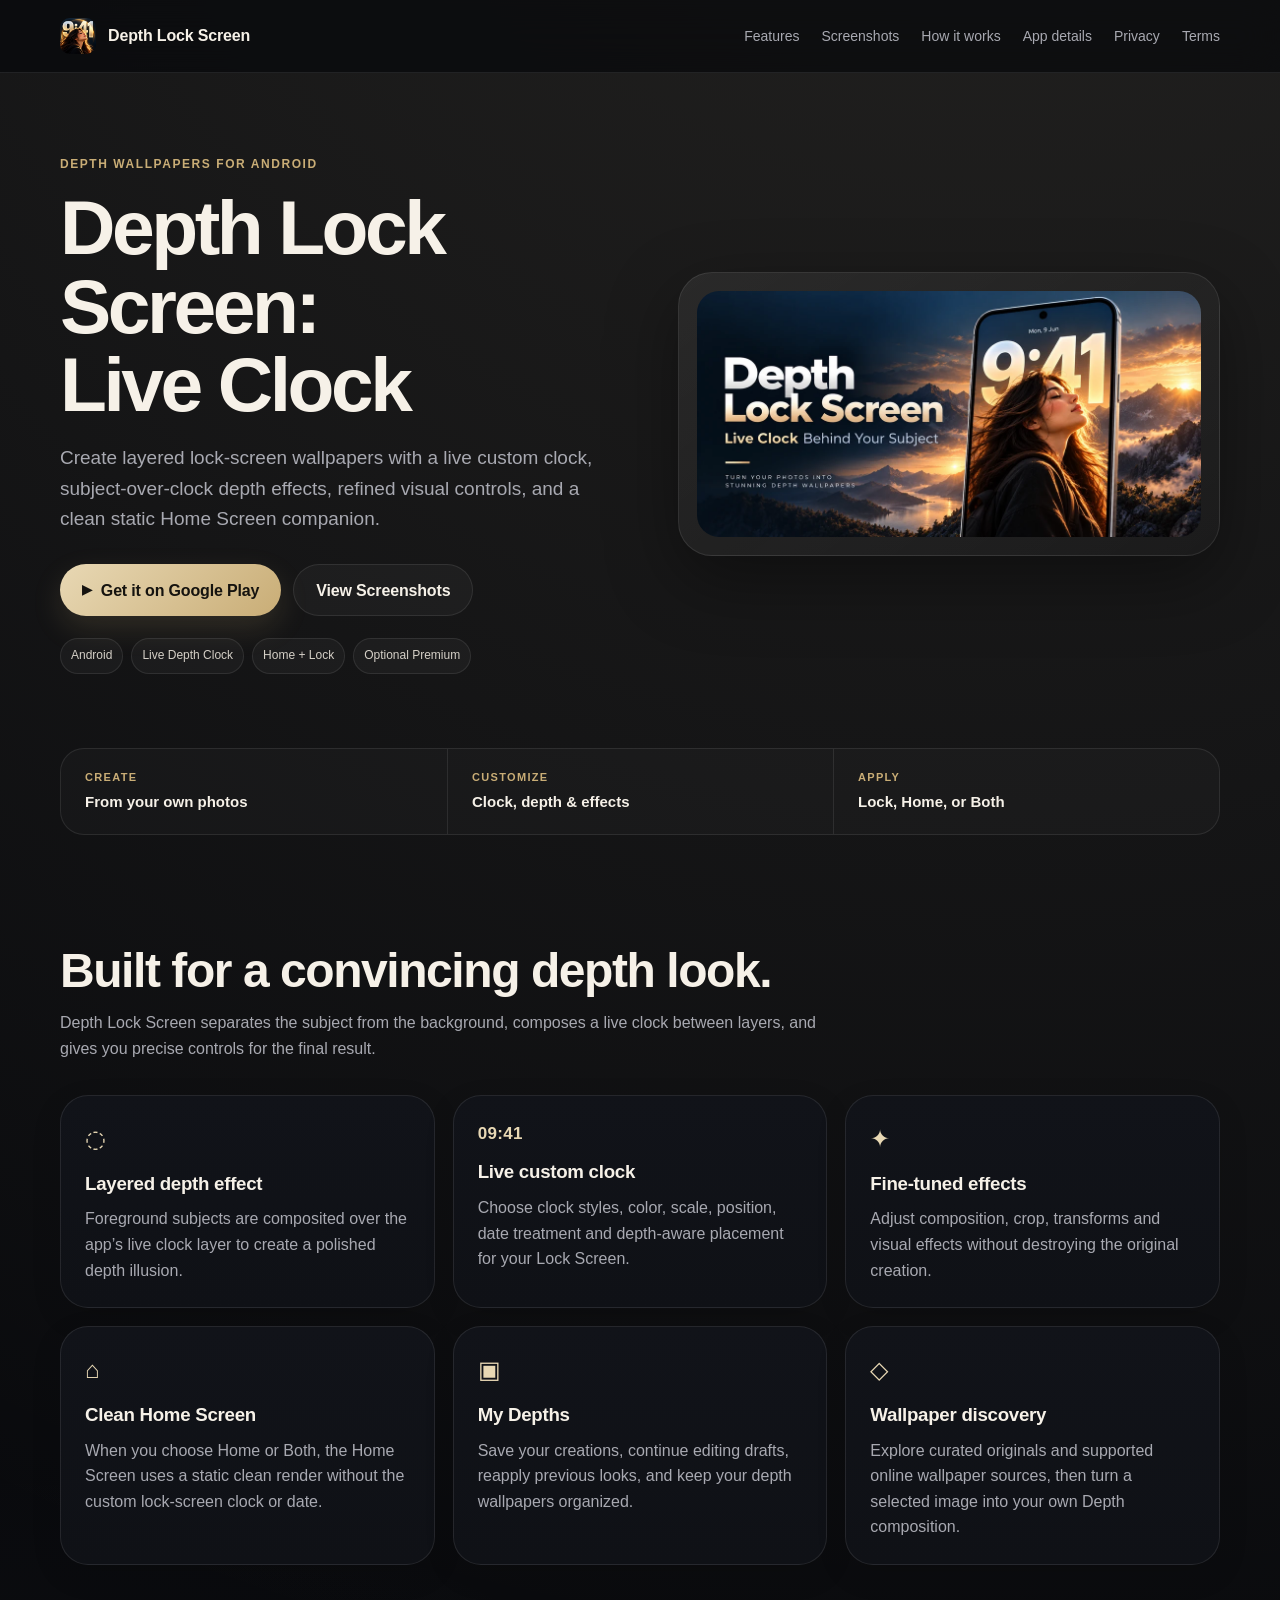
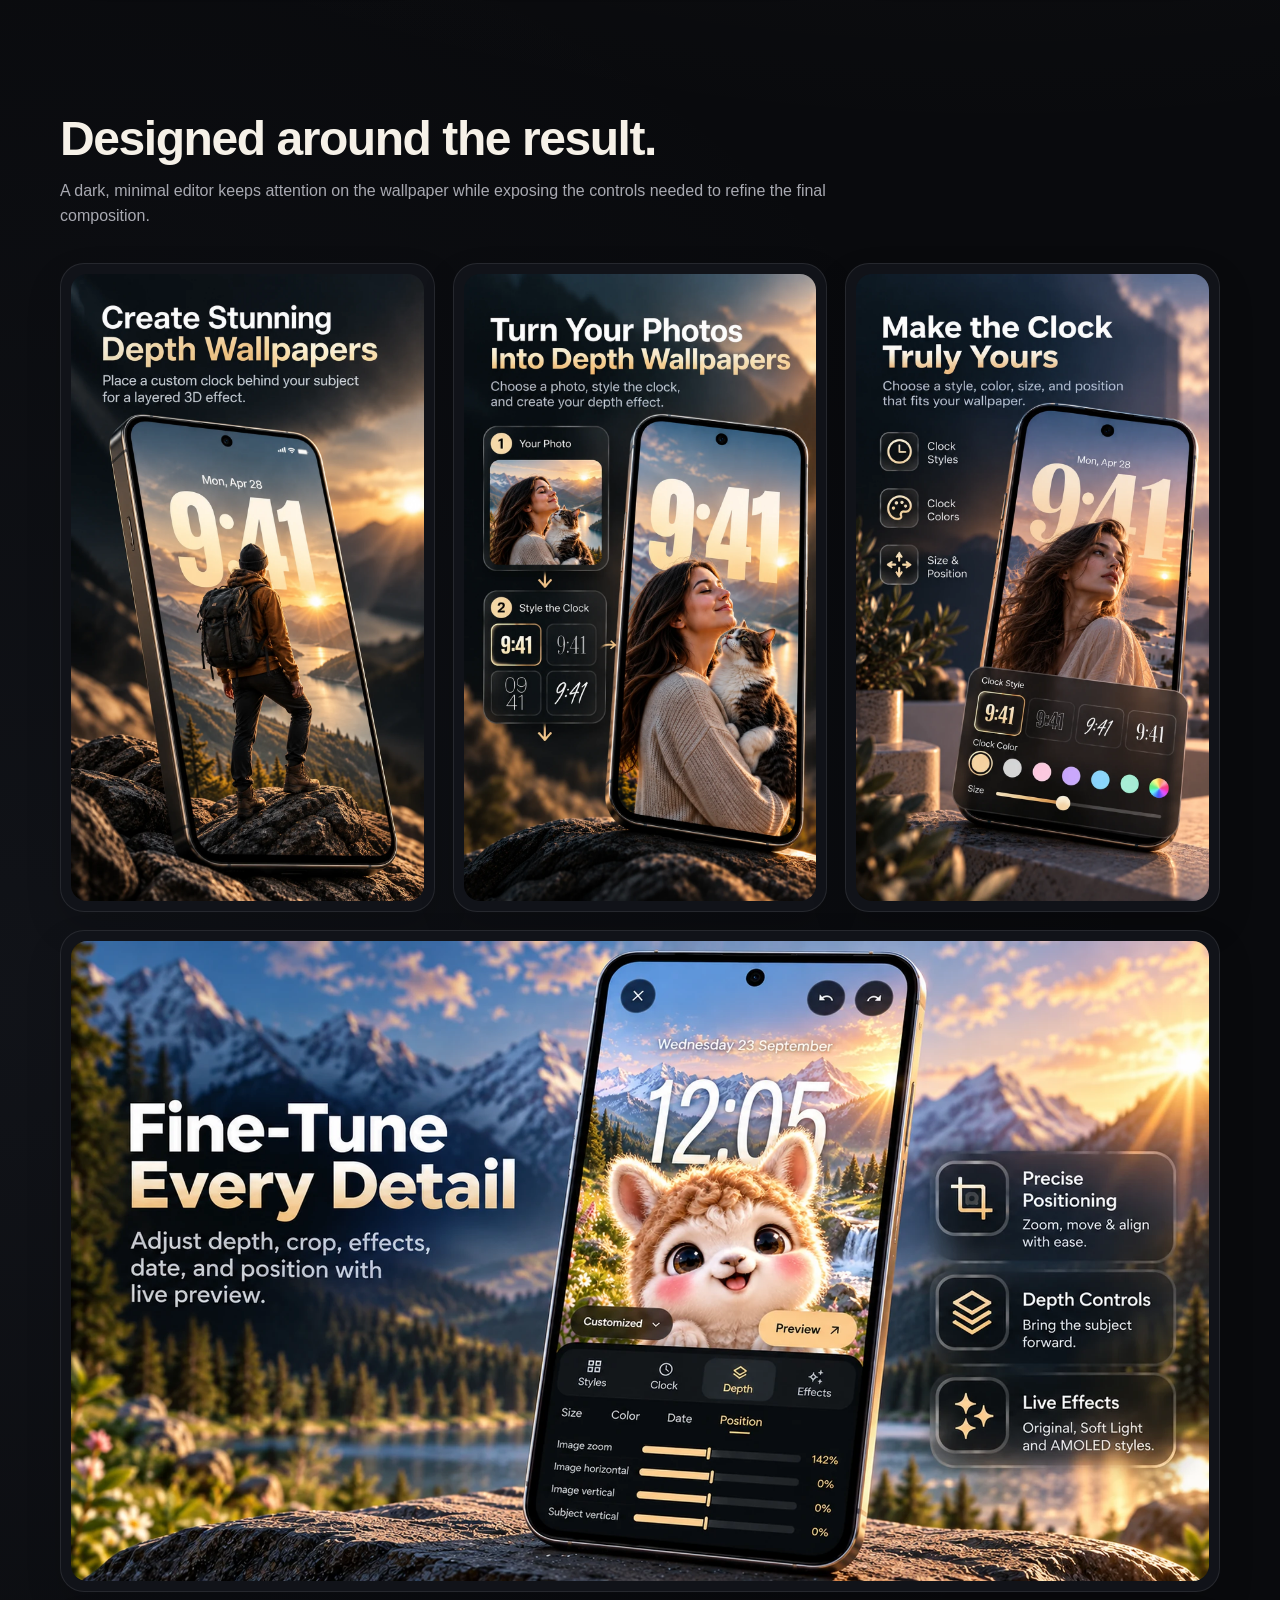
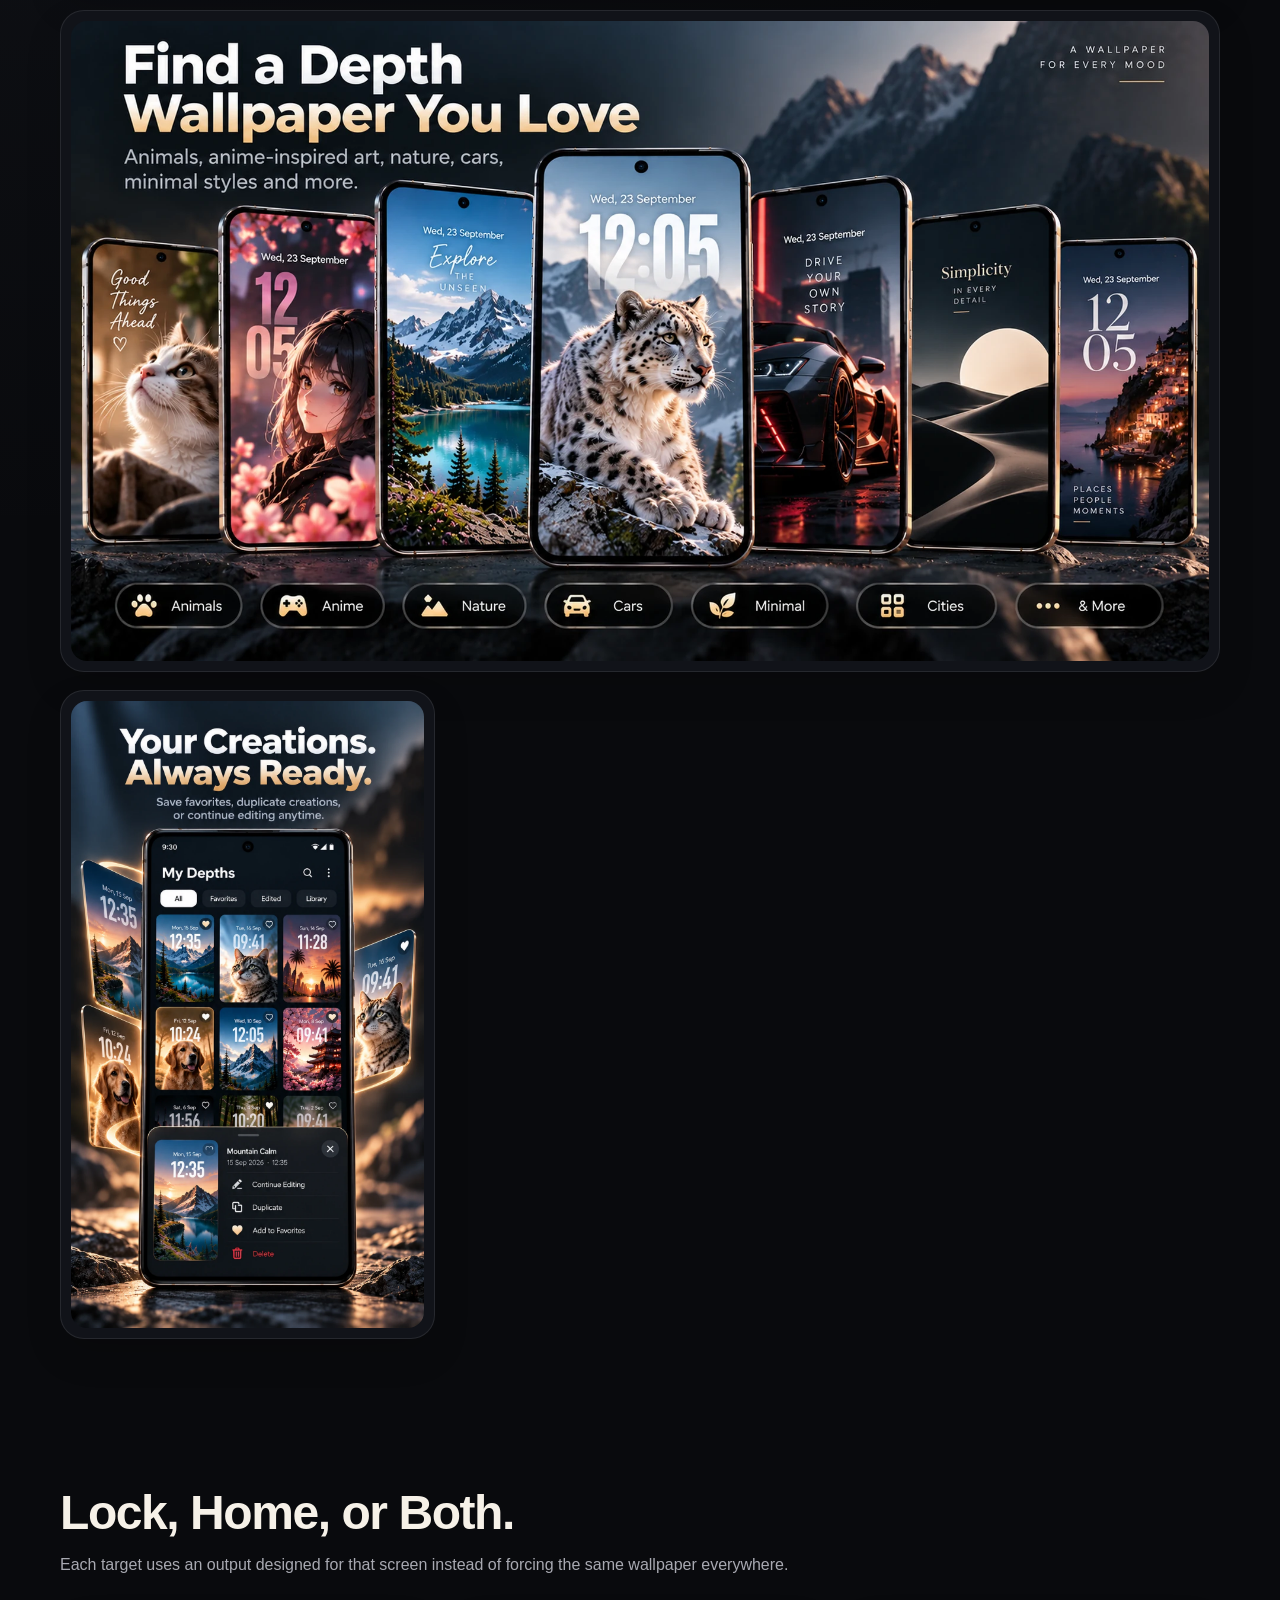
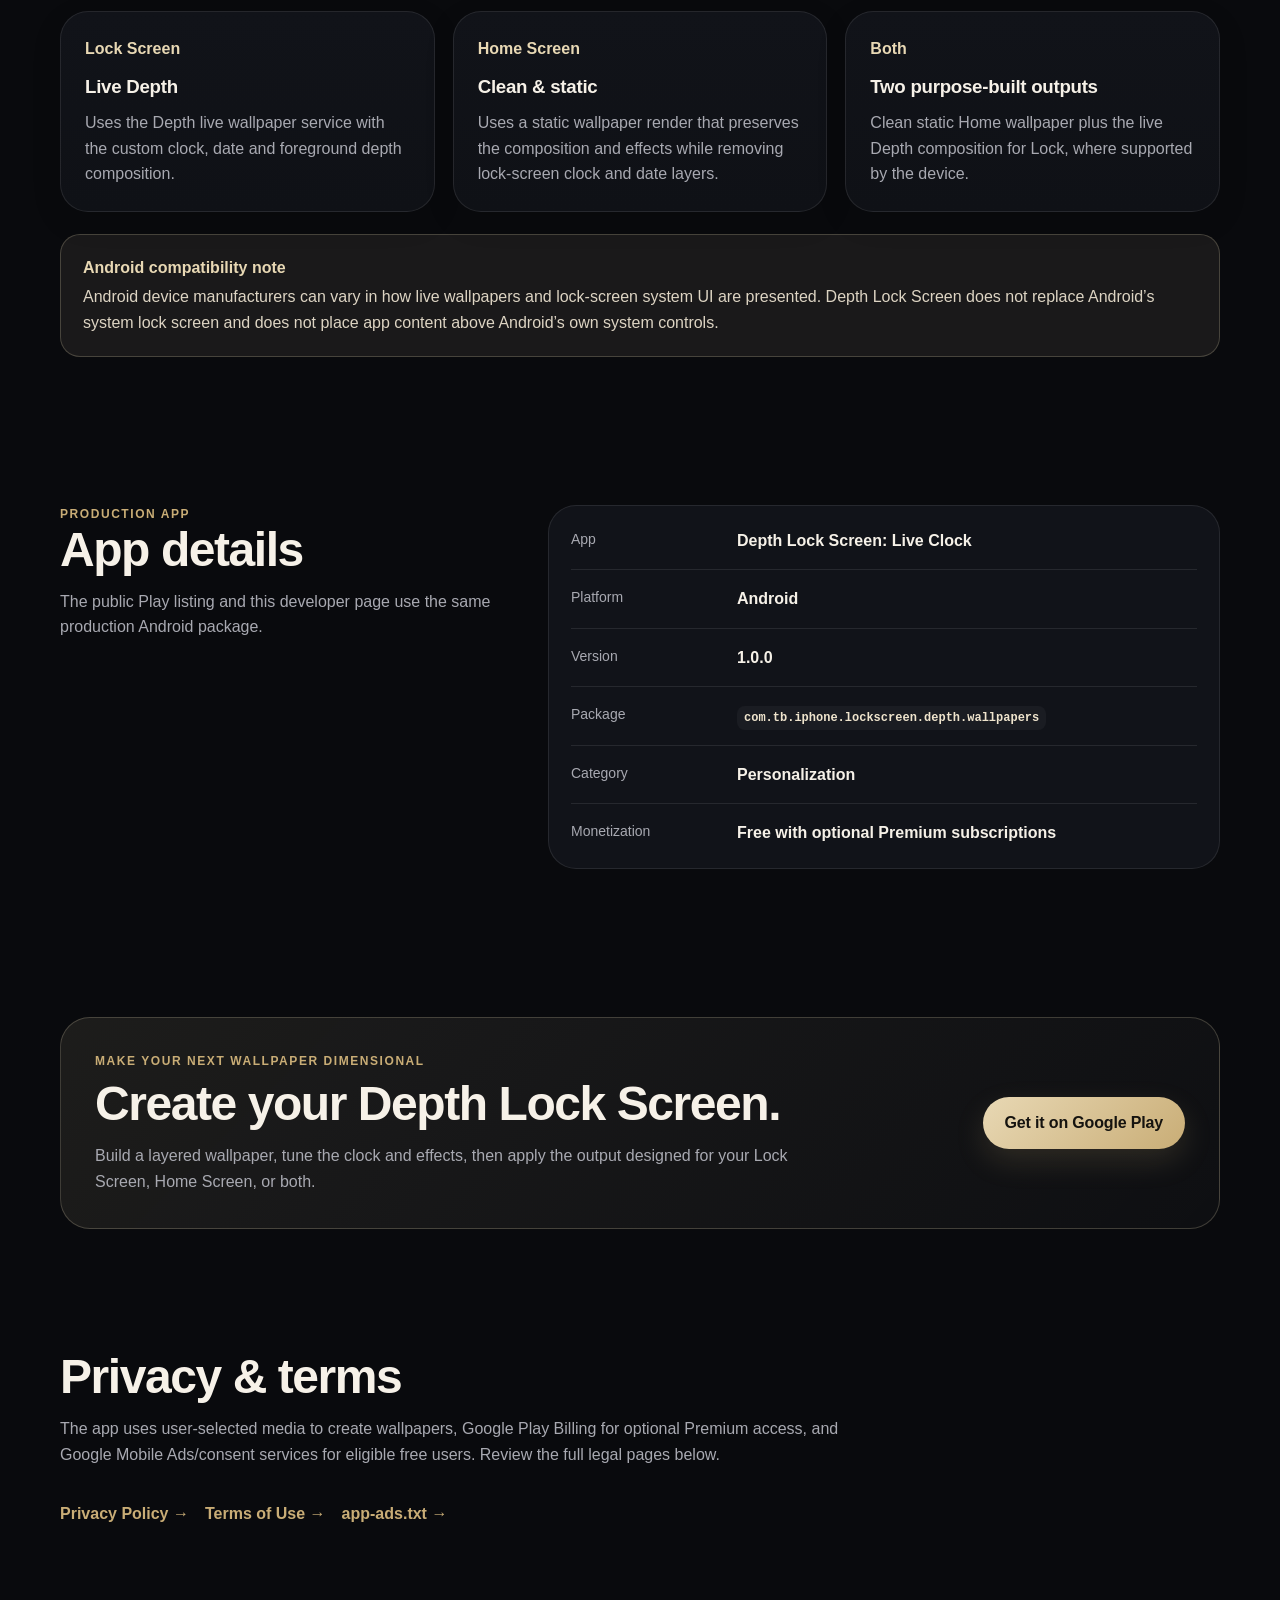
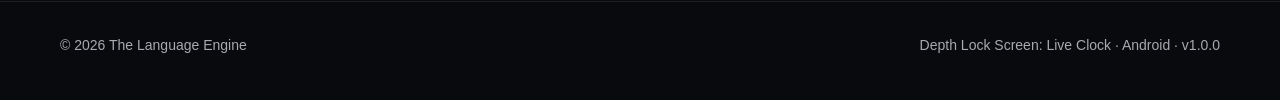
<file: apps/depth-lock-screen/index.html>
<!doctype html>
<html lang="en">
<head>
  <meta charset="utf-8" />
  <meta name="viewport" content="width=device-width,initial-scale=1" />
  <title>Depth Lock Screen: Live Clock — Android Depth Wallpapers</title>
  <meta name="description" content="Create iPhone-style depth lock screens on Android with a live custom clock, layered subject effects, clean Home Screen output, and premium personalization tools." />
  <meta name="application-name" content="Depth Lock Screen: Live Clock" />
  <meta name="theme-color" content="#090a0d" />
  <meta name="robots" content="index,follow,max-image-preview:large" />
  <link rel="canonical" href="https://thelanguageengine.github.io/apps/depth-lock-screen/" />

  <meta property="og:title" content="Depth Lock Screen: Live Clock" />
  <meta property="og:description" content="Create layered depth lock screens on Android with a live clock, 3D subject effects, and a clean static Home Screen companion." />
  <meta property="og:type" content="website" />
  <meta property="og:url" content="https://thelanguageengine.github.io/apps/depth-lock-screen/" />
  <meta property="og:image" content="https://thelanguageengine.github.io/apps/depth-lock-screen/assets/feature-graphic.png" />
  <meta property="og:image:width" content="1024" />
  <meta property="og:image:height" content="500" />
  <meta property="og:site_name" content="The Language Engine" />

  <meta name="twitter:card" content="summary_large_image" />
  <meta name="twitter:title" content="Depth Lock Screen: Live Clock" />
  <meta name="twitter:description" content="Create layered Android depth wallpapers with live clock styles and clean Home Screen output." />
  <meta name="twitter:image" content="https://thelanguageengine.github.io/apps/depth-lock-screen/assets/feature-graphic.png" />

  <link rel="icon" type="image/png" href="assets/icon.png" />
  <link rel="apple-touch-icon" href="assets/icon.png" />
  <link rel="stylesheet" href="styles.css" />

  <script type="application/ld+json">
  {
    "@context": "https://schema.org",
    "@type": "MobileApplication",
    "name": "Depth Lock Screen: Live Clock",
    "alternateName": "Depth Lock Screen",
    "operatingSystem": "Android",
    "applicationCategory": "PersonalizationApplication",
    "softwareVersion": "1.0.0",
    "identifier": "com.tb.iphone.lockscreen.depth.wallpapers",
    "description": "Create iPhone-style depth lock screens on Android with a live custom clock, layered 3D effects and clean Home Screen wallpapers.",
    "image": "https://thelanguageengine.github.io/apps/depth-lock-screen/assets/feature-graphic.png",
    "url": "https://thelanguageengine.github.io/apps/depth-lock-screen/",
    "installUrl": "https://play.google.com/store/apps/details?id=com.tb.iphone.lockscreen.depth.wallpapers",
    "offers": {
      "@type": "Offer",
      "price": "0",
      "priceCurrency": "USD",
      "description": "Free download with optional Premium subscriptions available through Google Play."
    },
    "publisher": {
      "@type": "Organization",
      "name": "The Language Engine",
      "url": "https://thelanguageengine.github.io"
    }
  }
  </script>
</head>
<body>
  <nav aria-label="Primary navigation">
    <div class="wrap nav-inner">
      <a class="brand" href="../../" aria-label="The Language Engine home">
        <img src="assets/icon.webp" alt="Depth Lock Screen app icon" width="36" height="36" />
        <span>Depth Lock Screen</span>
      </a>
      <div class="nav-links">
        <a href="#features">Features</a>
        <a href="#screenshots">Screenshots</a>
        <a href="#how-it-works">How it works</a>
        <a href="#app-details">App details</a>
        <a href="../../privacy">Privacy</a>
        <a href="../../terms">Terms</a>
      </div>
    </div>
  </nav>

  <main>
    <section class="wrap hero">
      <div class="hero-copy">
        <div class="eyebrow">Depth wallpapers for Android</div>
        <h1>Depth Lock Screen:<br />Live Clock</h1>
        <p>Create layered lock-screen wallpapers with a live custom clock, subject-over-clock depth effects, refined visual controls, and a clean static Home Screen companion.</p>
        <div class="actions">
          <a class="btn primary" href="https://play.google.com/store/apps/details?id=com.tb.iphone.lockscreen.depth.wallpapers" target="_blank" rel="noopener noreferrer" aria-label="Get Depth Lock Screen: Live Clock on Google Play">
            <span class="play-mark" aria-hidden="true">▶</span>
            Get it on Google Play
          </a>
          <a class="btn secondary" href="#screenshots">View Screenshots</a>
        </div>
        <div class="trust-row" aria-label="App highlights">
          <span>Android</span>
          <span>Live Depth Clock</span>
          <span>Home + Lock</span>
          <span>Optional Premium</span>
        </div>
      </div>

      <div class="hero-card">
        <picture>
          <source srcset="assets/feature-graphic.webp" type="image/webp" />
          <img src="assets/feature-graphic.png" alt="Depth Lock Screen feature graphic" width="1024" height="500" fetchpriority="high" />
        </picture>
      </div>
    </section>

    <section class="section compact-top" aria-labelledby="value-title">
      <div class="wrap value-strip">
        <div>
          <span class="metric-label">Create</span>
          <strong>From your own photos</strong>
        </div>
        <div>
          <span class="metric-label">Customize</span>
          <strong>Clock, depth & effects</strong>
        </div>
        <div>
          <span class="metric-label">Apply</span>
          <strong>Lock, Home, or Both</strong>
        </div>
      </div>
    </section>

    <section class="section" id="features">
      <div class="wrap">
        <h2 id="value-title">Built for a convincing depth look.</h2>
        <p class="lead">Depth Lock Screen separates the subject from the background, composes a live clock between layers, and gives you precise controls for the final result.</p>
        <div class="grid3">
          <article class="card"><div class="icon">◌</div><h3>Layered depth effect</h3><p>Foreground subjects are composited over the app’s live clock layer to create a polished depth illusion.</p></article>
          <article class="card"><div class="icon clock-icon">09:41</div><h3>Live custom clock</h3><p>Choose clock styles, color, scale, position, date treatment and depth-aware placement for your Lock Screen.</p></article>
          <article class="card"><div class="icon">✦</div><h3>Fine-tuned effects</h3><p>Adjust composition, crop, transforms and visual effects without destroying the original creation.</p></article>
          <article class="card"><div class="icon">⌂</div><h3>Clean Home Screen</h3><p>When you choose Home or Both, the Home Screen uses a static clean render without the custom lock-screen clock or date.</p></article>
          <article class="card"><div class="icon">▣</div><h3>My Depths</h3><p>Save your creations, continue editing drafts, reapply previous looks, and keep your depth wallpapers organized.</p></article>
          <article class="card"><div class="icon">◇</div><h3>Wallpaper discovery</h3><p>Explore curated originals and supported online wallpaper sources, then turn a selected image into your own Depth composition.</p></article>
        </div>
      </div>
    </section>

    <section class="section" id="screenshots">
      <div class="wrap">
        <h2>Designed around the result.</h2>
        <p class="lead">A dark, minimal editor keeps attention on the wallpaper while exposing the controls needed to refine the final composition.</p>
        <div class="screens">
          <div class="shot"><picture><source srcset="assets/screenshot-01.webp" type="image/webp" /><img src="assets/screenshot-01.png" alt="Depth Lock Screen 3D depth effect" loading="lazy" width="1080" height="1920" /></picture></div>
          <div class="shot"><picture><source srcset="assets/screenshot-02.webp" type="image/webp" /><img src="assets/screenshot-02.png" alt="Turn photos into depth wallpapers" loading="lazy" width="1080" height="1920" /></picture></div>
          <div class="shot"><picture><source srcset="assets/screenshot-03.webp" type="image/webp" /><img src="assets/screenshot-03.png" alt="Customize the live lock screen clock" loading="lazy" width="1080" height="1920" /></picture></div>
          <div class="shot landscape"><picture><source srcset="assets/screenshot-04.webp" type="image/webp" /><img src="assets/screenshot-04.png" alt="Fine tune wallpaper details and depth controls" loading="lazy" width="1920" height="1080" /></picture></div>
          <div class="shot landscape"><picture><source srcset="assets/screenshot-05.webp" type="image/webp" /><img src="assets/screenshot-05.png" alt="Explore curated depth wallpapers" loading="lazy" width="1920" height="1080" /></picture></div>
          <div class="shot"><picture><source srcset="assets/screenshot-06.webp" type="image/webp" /><img src="assets/screenshot-06.png" alt="Saved Depth creations in My Depths" loading="lazy" width="1080" height="1920" /></picture></div>
        </div>
      </div>
    </section>

    <section class="section" id="how-it-works">
      <div class="wrap">
        <h2>Lock, Home, or Both.</h2>
        <p class="lead">Each target uses an output designed for that screen instead of forcing the same wallpaper everywhere.</p>
        <div class="flow">
          <article class="card"><strong>Lock Screen</strong><h3>Live Depth</h3><p>Uses the Depth live wallpaper service with the custom clock, date and foreground depth composition.</p></article>
          <article class="card"><strong>Home Screen</strong><h3>Clean & static</h3><p>Uses a static wallpaper render that preserves the composition and effects while removing lock-screen clock and date layers.</p></article>
          <article class="card"><strong>Both</strong><h3>Two purpose-built outputs</h3><p>Clean static Home wallpaper plus the live Depth composition for Lock, where supported by the device.</p></article>
        </div>
        <div class="note" role="note">
          <strong>Android compatibility note</strong>
          <p>Android device manufacturers can vary in how live wallpapers and lock-screen system UI are presented. Depth Lock Screen does not replace Android’s system lock screen and does not place app content above Android’s own system controls.</p>
        </div>
      </div>
    </section>

    <section class="section" id="app-details">
      <div class="wrap details-layout">
        <div>
          <div class="eyebrow">Production app</div>
          <h2>App details</h2>
          <p class="lead">The public Play listing and this developer page use the same production Android package.</p>
        </div>
        <dl class="details-card">
          <div><dt>App</dt><dd>Depth Lock Screen: Live Clock</dd></div>
          <div><dt>Platform</dt><dd>Android</dd></div>
          <div><dt>Version</dt><dd>1.0.0</dd></div>
          <div><dt>Package</dt><dd><code>com.tb.iphone.lockscreen.depth.wallpapers</code></dd></div>
          <div><dt>Category</dt><dd>Personalization</dd></div>
          <div><dt>Monetization</dt><dd>Free with optional Premium subscriptions</dd></div>
        </dl>
      </div>
    </section>

    <section class="section">
      <div class="wrap cta-panel">
        <div>
          <div class="eyebrow">Make your next wallpaper dimensional</div>
          <h2>Create your Depth Lock Screen.</h2>
          <p>Build a layered wallpaper, tune the clock and effects, then apply the output designed for your Lock Screen, Home Screen, or both.</p>
        </div>
        <a class="btn primary" href="https://play.google.com/store/apps/details?id=com.tb.iphone.lockscreen.depth.wallpapers" target="_blank" rel="noopener noreferrer">Get it on Google Play</a>
      </div>
    </section>

    <section class="section legal-section">
      <div class="wrap">
        <h2>Privacy & terms</h2>
        <p class="lead">The app uses user-selected media to create wallpapers, Google Play Billing for optional Premium access, and Google Mobile Ads/consent services for eligible free users. Review the full legal pages below.</p>
        <div class="legal">
          <a href="../../privacy">Privacy Policy →</a>
          <a href="../../terms">Terms of Use →</a>
          <a href="../../app-ads.txt">app-ads.txt →</a>
        </div>
      </div>
    </section>
  </main>

  <footer>
    <div class="wrap foot">
      <div>© 2026 The Language Engine</div>
      <div>Depth Lock Screen: Live Clock · Android · v1.0.0</div>
    </div>
  </footer>
</body>
</html>
</file>
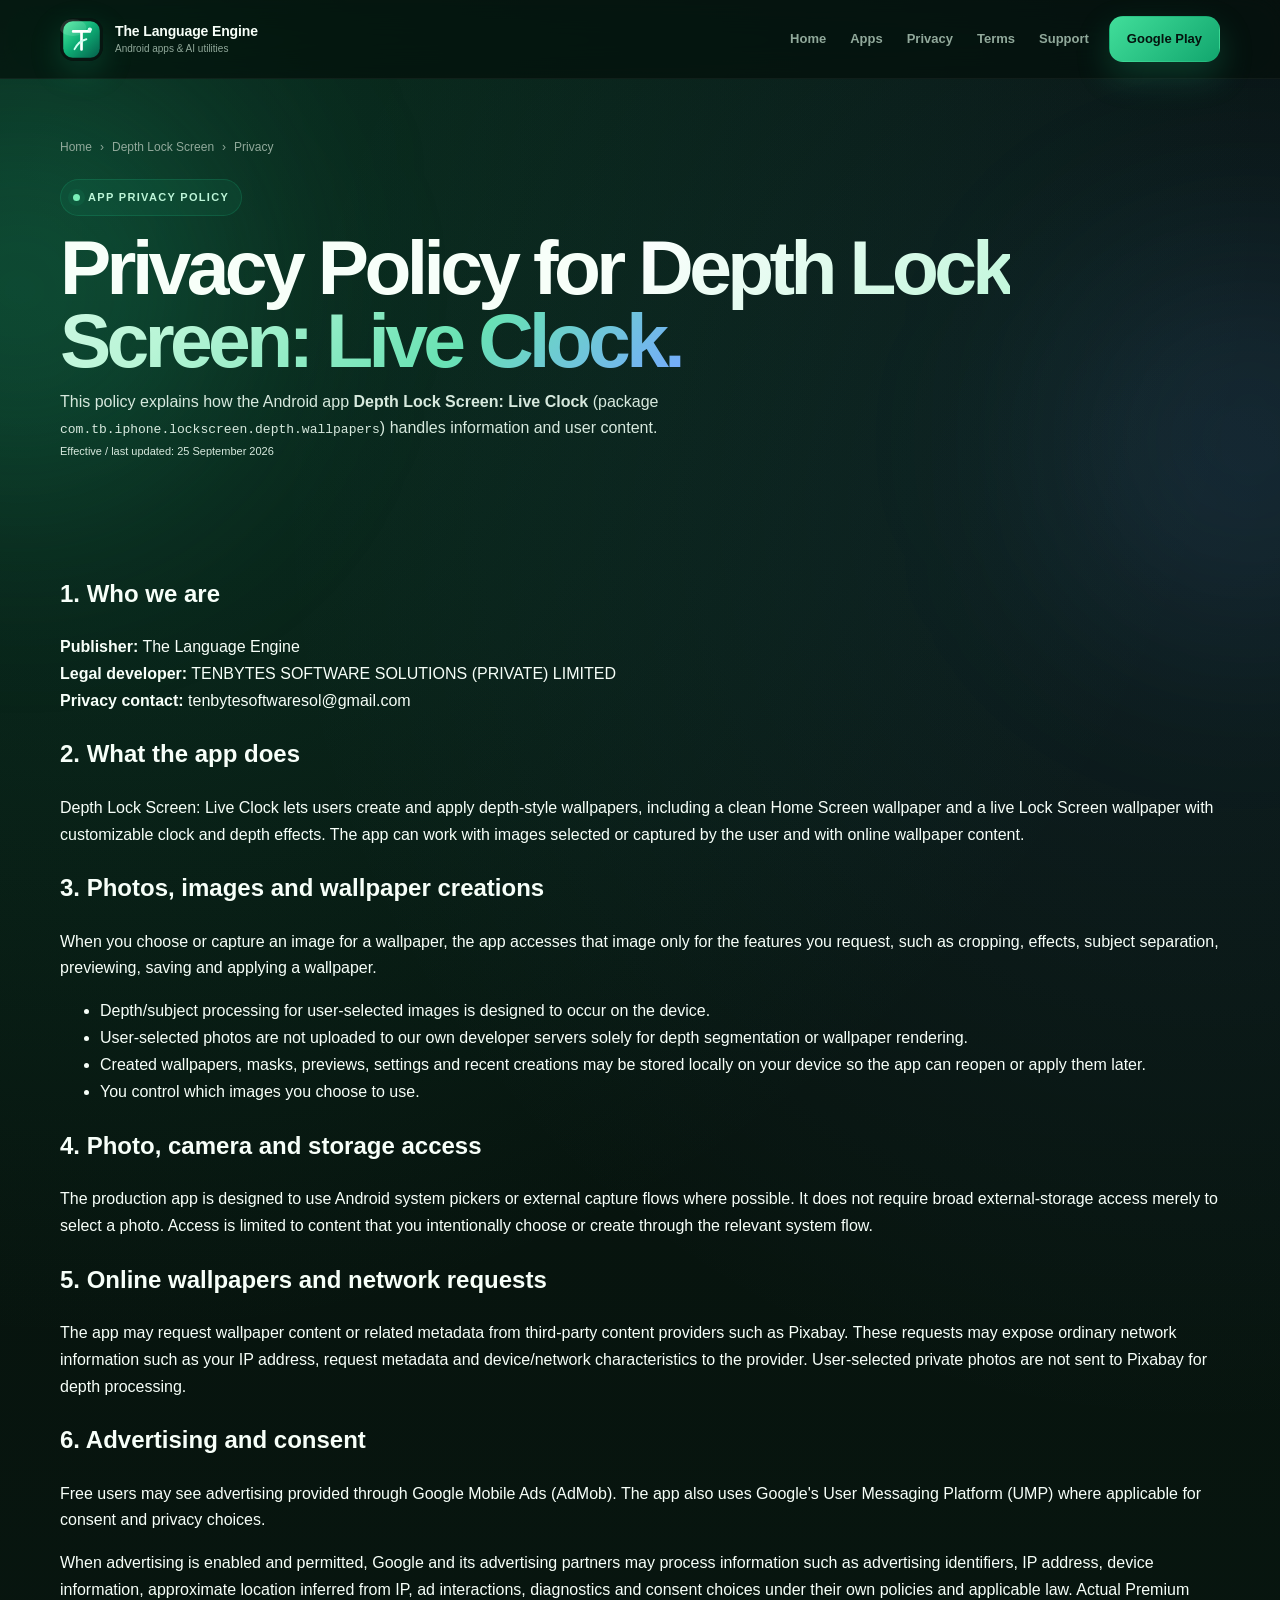
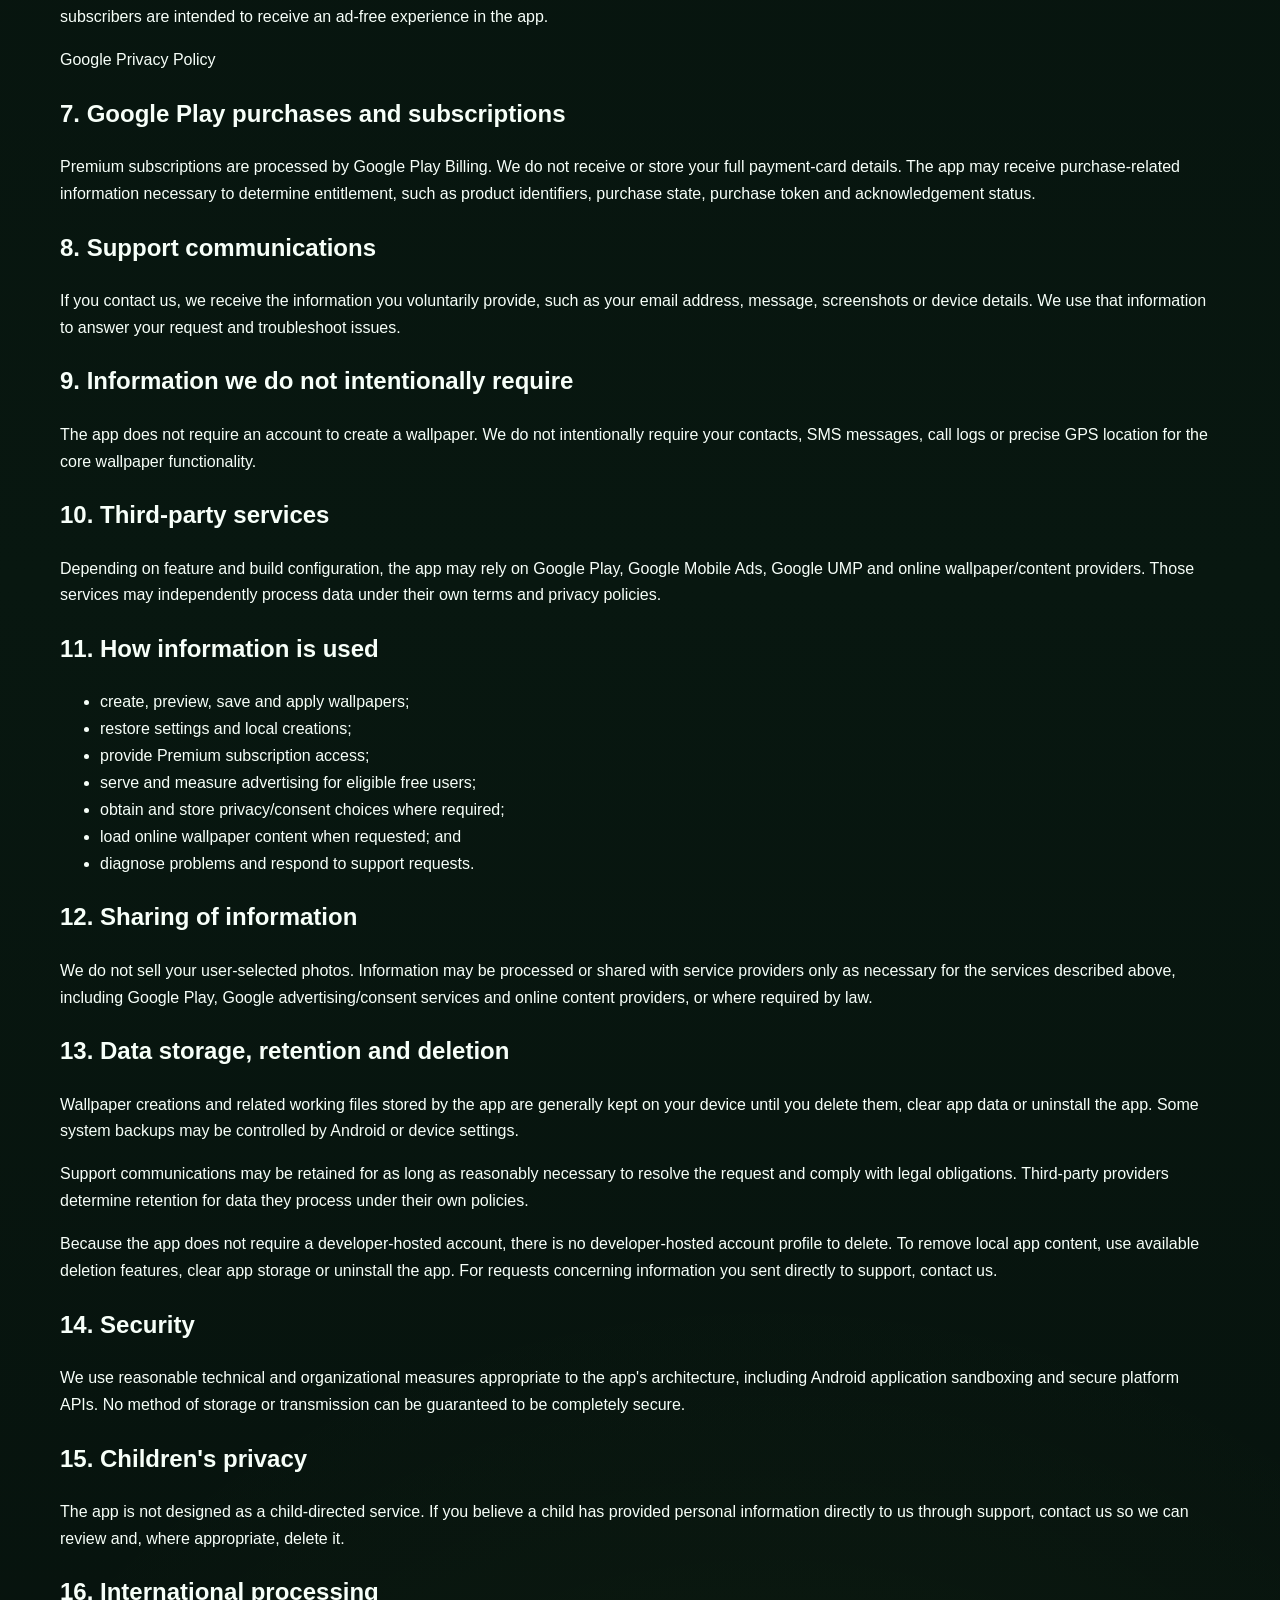
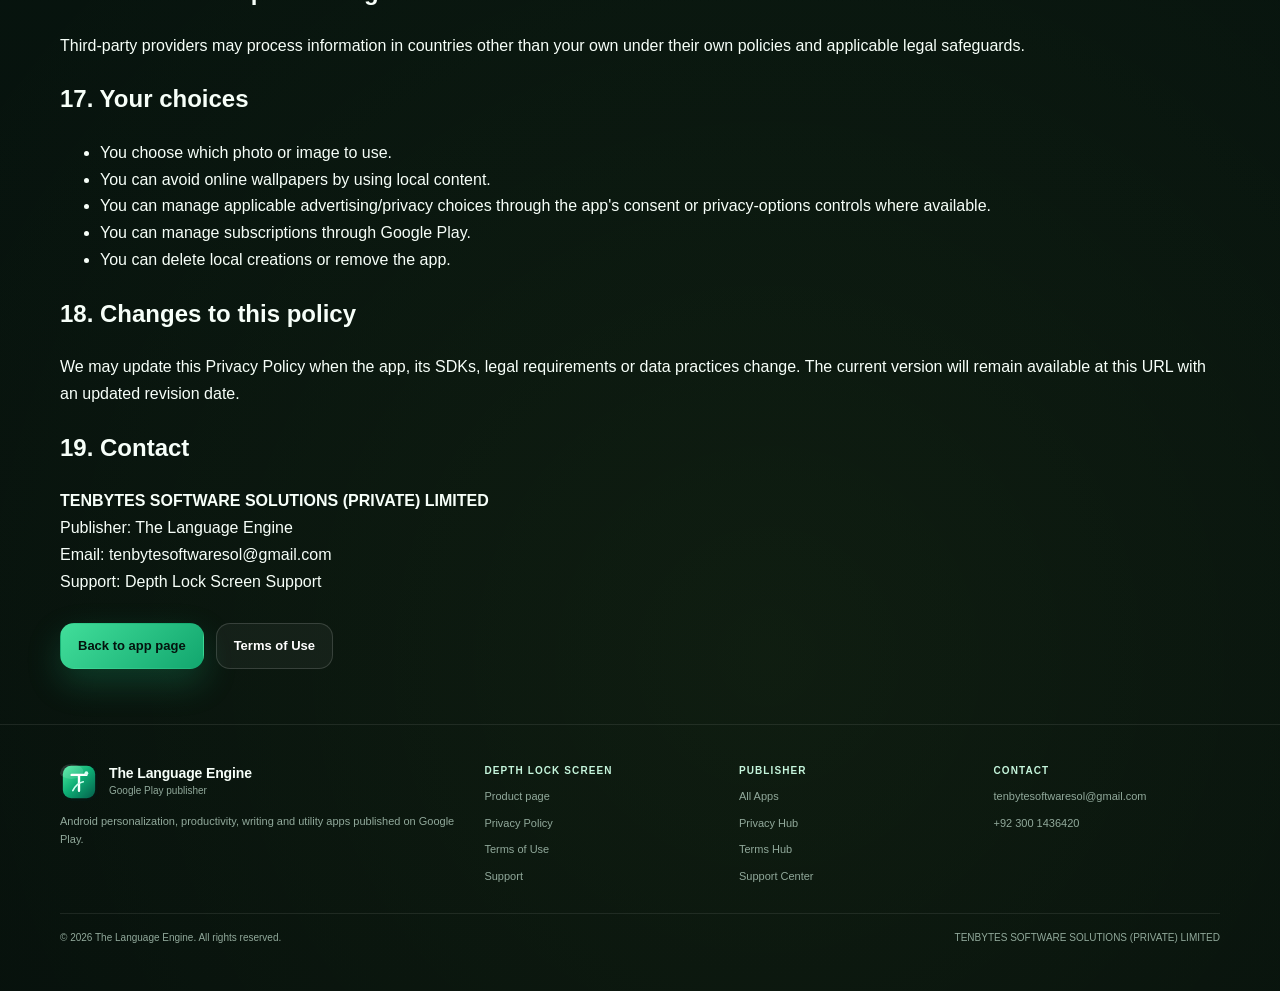
<file: apps/depth-lock-screen/privacy/index.html>
<!doctype html>
<html lang="en">
<head>
<meta charset="utf-8"><meta name="viewport" content="width=device-width,initial-scale=1">
<title>Privacy Policy — Depth Lock Screen: Live Clock</title>
<meta name="description" content="Privacy Policy for Depth Lock Screen: Live Clock by The Language Engine / TENBYTES SOFTWARE SOLUTIONS (PRIVATE) LIMITED.">
<meta name="author" content="The Language Engine"><meta name="robots" content="index,follow"><meta name="theme-color" content="#06100c">
<link rel="canonical" href="https://thelanguageengine.github.io/apps/depth-lock-screen/privacy/">
<link rel="icon" href="../../../assets/images/tle-mark.svg" type="image/svg+xml">
<link rel="stylesheet" href="../../../assets/css/site.css?v=1.0.0">
<script defer src="../../../assets/js/site.js?v=1.0.0"></script>
</head>
<body>
<div class="ambient a" aria-hidden="true"></div><div class="ambient b" aria-hidden="true"></div>
<a class="skip-link" href="#main">Skip to content</a>
<header class="site-header"><div class="container nav">
<a class="brand" href="../../../"><img src="../../../assets/images/tle-mark.svg" alt="The Language Engine mark"><span class="brand-copy"><strong>The Language Engine</strong><small>Android apps & AI utilities</small></span></a>
<nav class="desktop-nav" aria-label="Primary"><a href="../../../">Home</a><a href="../../">Apps</a><a href="../../../privacy/">Privacy</a><a href="../../../terms/">Terms</a><a href="../../../support/">Support</a></nav>
<div class="nav-actions"><a class="button button-primary" href="https://play.google.com/store/apps/developer?id=The+Language+Engine" target="_blank" rel="noopener noreferrer">Google Play</a><button class="menu-button" data-menu-button type="button" aria-label="Open menu" aria-expanded="false">☰</button></div>
</div><div class="container mobile-menu" data-mobile-menu><nav><a href="../../../">Home</a><a href="../../">Apps</a><a href="../../../privacy/">Privacy</a><a href="../../../terms/">Terms</a><a href="../../../support/">Support</a></nav></div></header>

<main id="main">
<section class="legal-hero"><div class="container reveal">
<div class="breadcrumbs"><a href="../../../">Home</a><span>›</span><a href="../">Depth Lock Screen</a><span>›</span><span>Privacy</span></div>
<span class="eyebrow">App privacy policy</span>
<h1>Privacy Policy for <span class="gradient-text">Depth Lock Screen: Live Clock.</span></h1>
<p>This policy explains how the Android app <strong>Depth Lock Screen: Live Clock</strong> (package <code>com.tb.iphone.lockscreen.depth.wallpapers</code>) handles information and user content.</p>
<p class="micro">Effective / last updated: 25 September 2026</p>
</div></section>

<section class="section-tight"><div class="container legal-content reveal">
<h2>1. Who we are</h2>
<p><strong>Publisher:</strong> The Language Engine<br><strong>Legal developer:</strong> TENBYTES SOFTWARE SOLUTIONS (PRIVATE) LIMITED<br><strong>Privacy contact:</strong> <a href="mailto:tenbytesoftwaresol@gmail.com">tenbytesoftwaresol@gmail.com</a></p>

<h2>2. What the app does</h2>
<p>Depth Lock Screen: Live Clock lets users create and apply depth-style wallpapers, including a clean Home Screen wallpaper and a live Lock Screen wallpaper with customizable clock and depth effects. The app can work with images selected or captured by the user and with online wallpaper content.</p>

<h2>3. Photos, images and wallpaper creations</h2>
<p>When you choose or capture an image for a wallpaper, the app accesses that image only for the features you request, such as cropping, effects, subject separation, previewing, saving and applying a wallpaper.</p>
<ul>
<li>Depth/subject processing for user-selected images is designed to occur on the device.</li>
<li>User-selected photos are not uploaded to our own developer servers solely for depth segmentation or wallpaper rendering.</li>
<li>Created wallpapers, masks, previews, settings and recent creations may be stored locally on your device so the app can reopen or apply them later.</li>
<li>You control which images you choose to use.</li>
</ul>

<h2>4. Photo, camera and storage access</h2>
<p>The production app is designed to use Android system pickers or external capture flows where possible. It does not require broad external-storage access merely to select a photo. Access is limited to content that you intentionally choose or create through the relevant system flow.</p>

<h2>5. Online wallpapers and network requests</h2>
<p>The app may request wallpaper content or related metadata from third-party content providers such as Pixabay. These requests may expose ordinary network information such as your IP address, request metadata and device/network characteristics to the provider. User-selected private photos are not sent to Pixabay for depth processing.</p>

<h2>6. Advertising and consent</h2>
<p>Free users may see advertising provided through Google Mobile Ads (AdMob). The app also uses Google's User Messaging Platform (UMP) where applicable for consent and privacy choices.</p>
<p>When advertising is enabled and permitted, Google and its advertising partners may process information such as advertising identifiers, IP address, device information, approximate location inferred from IP, ad interactions, diagnostics and consent choices under their own policies and applicable law. Actual Premium subscribers are intended to receive an ad-free experience in the app.</p>
<p><a href="https://policies.google.com/privacy" target="_blank" rel="noopener noreferrer">Google Privacy Policy</a></p>

<h2>7. Google Play purchases and subscriptions</h2>
<p>Premium subscriptions are processed by Google Play Billing. We do not receive or store your full payment-card details. The app may receive purchase-related information necessary to determine entitlement, such as product identifiers, purchase state, purchase token and acknowledgement status.</p>

<h2>8. Support communications</h2>
<p>If you contact us, we receive the information you voluntarily provide, such as your email address, message, screenshots or device details. We use that information to answer your request and troubleshoot issues.</p>

<h2>9. Information we do not intentionally require</h2>
<p>The app does not require an account to create a wallpaper. We do not intentionally require your contacts, SMS messages, call logs or precise GPS location for the core wallpaper functionality.</p>

<h2>10. Third-party services</h2>
<p>Depending on feature and build configuration, the app may rely on Google Play, Google Mobile Ads, Google UMP and online wallpaper/content providers. Those services may independently process data under their own terms and privacy policies.</p>

<h2>11. How information is used</h2>
<ul>
<li>create, preview, save and apply wallpapers;</li>
<li>restore settings and local creations;</li>
<li>provide Premium subscription access;</li>
<li>serve and measure advertising for eligible free users;</li>
<li>obtain and store privacy/consent choices where required;</li>
<li>load online wallpaper content when requested; and</li>
<li>diagnose problems and respond to support requests.</li>
</ul>

<h2>12. Sharing of information</h2>
<p>We do not sell your user-selected photos. Information may be processed or shared with service providers only as necessary for the services described above, including Google Play, Google advertising/consent services and online content providers, or where required by law.</p>

<h2>13. Data storage, retention and deletion</h2>
<p>Wallpaper creations and related working files stored by the app are generally kept on your device until you delete them, clear app data or uninstall the app. Some system backups may be controlled by Android or device settings.</p>
<p>Support communications may be retained for as long as reasonably necessary to resolve the request and comply with legal obligations. Third-party providers determine retention for data they process under their own policies.</p>
<p>Because the app does not require a developer-hosted account, there is no developer-hosted account profile to delete. To remove local app content, use available deletion features, clear app storage or uninstall the app. For requests concerning information you sent directly to support, contact us.</p>

<h2>14. Security</h2>
<p>We use reasonable technical and organizational measures appropriate to the app's architecture, including Android application sandboxing and secure platform APIs. No method of storage or transmission can be guaranteed to be completely secure.</p>

<h2>15. Children's privacy</h2>
<p>The app is not designed as a child-directed service. If you believe a child has provided personal information directly to us through support, contact us so we can review and, where appropriate, delete it.</p>

<h2>16. International processing</h2>
<p>Third-party providers may process information in countries other than your own under their own policies and applicable legal safeguards.</p>

<h2>17. Your choices</h2>
<ul>
<li>You choose which photo or image to use.</li>
<li>You can avoid online wallpapers by using local content.</li>
<li>You can manage applicable advertising/privacy choices through the app's consent or privacy-options controls where available.</li>
<li>You can manage subscriptions through Google Play.</li>
<li>You can delete local creations or remove the app.</li>
</ul>

<h2>18. Changes to this policy</h2>
<p>We may update this Privacy Policy when the app, its SDKs, legal requirements or data practices change. The current version will remain available at this URL with an updated revision date.</p>

<h2>19. Contact</h2>
<p><strong>TENBYTES SOFTWARE SOLUTIONS (PRIVATE) LIMITED</strong><br>Publisher: The Language Engine<br>Email: <a href="mailto:tenbytesoftwaresol@gmail.com">tenbytesoftwaresol@gmail.com</a><br>Support: <a href="../support/">Depth Lock Screen Support</a></p>

<div class="hero-actions"><a class="button button-primary" href="../">Back to app page</a><a class="button button-secondary" href="../terms/">Terms of Use</a></div>
</div></section>
</main>

<footer class="footer"><div class="container footer-grid">
<div><div class="footer-brand"><img src="../../../assets/images/tle-mark.svg" alt=""><div class="brand-copy"><strong>The Language Engine</strong><small>Google Play publisher</small></div></div><p>Android personalization, productivity, writing and utility apps published on Google Play.</p></div>
<div class="footer-links"><strong>Depth Lock Screen</strong><a href="../">Product page</a><a href="../privacy/">Privacy Policy</a><a href="../terms/">Terms of Use</a><a href="../support/">Support</a></div>
<div class="footer-links"><strong>Publisher</strong><a href="../../../apps/">All Apps</a><a href="../../../privacy/">Privacy Hub</a><a href="../../../terms/">Terms Hub</a><a href="../../../support/">Support Center</a></div>
<div class="footer-links"><strong>Contact</strong><a href="mailto:tenbytesoftwaresol@gmail.com">tenbytesoftwaresol@gmail.com</a><a href="tel:+923001436420">+92 300 1436420</a></div>
</div><div class="container copyright"><span>© <span data-year></span> The Language Engine. All rights reserved.</span><span>TENBYTES SOFTWARE SOLUTIONS (PRIVATE) LIMITED</span></div></footer>
</body></html>
</file>
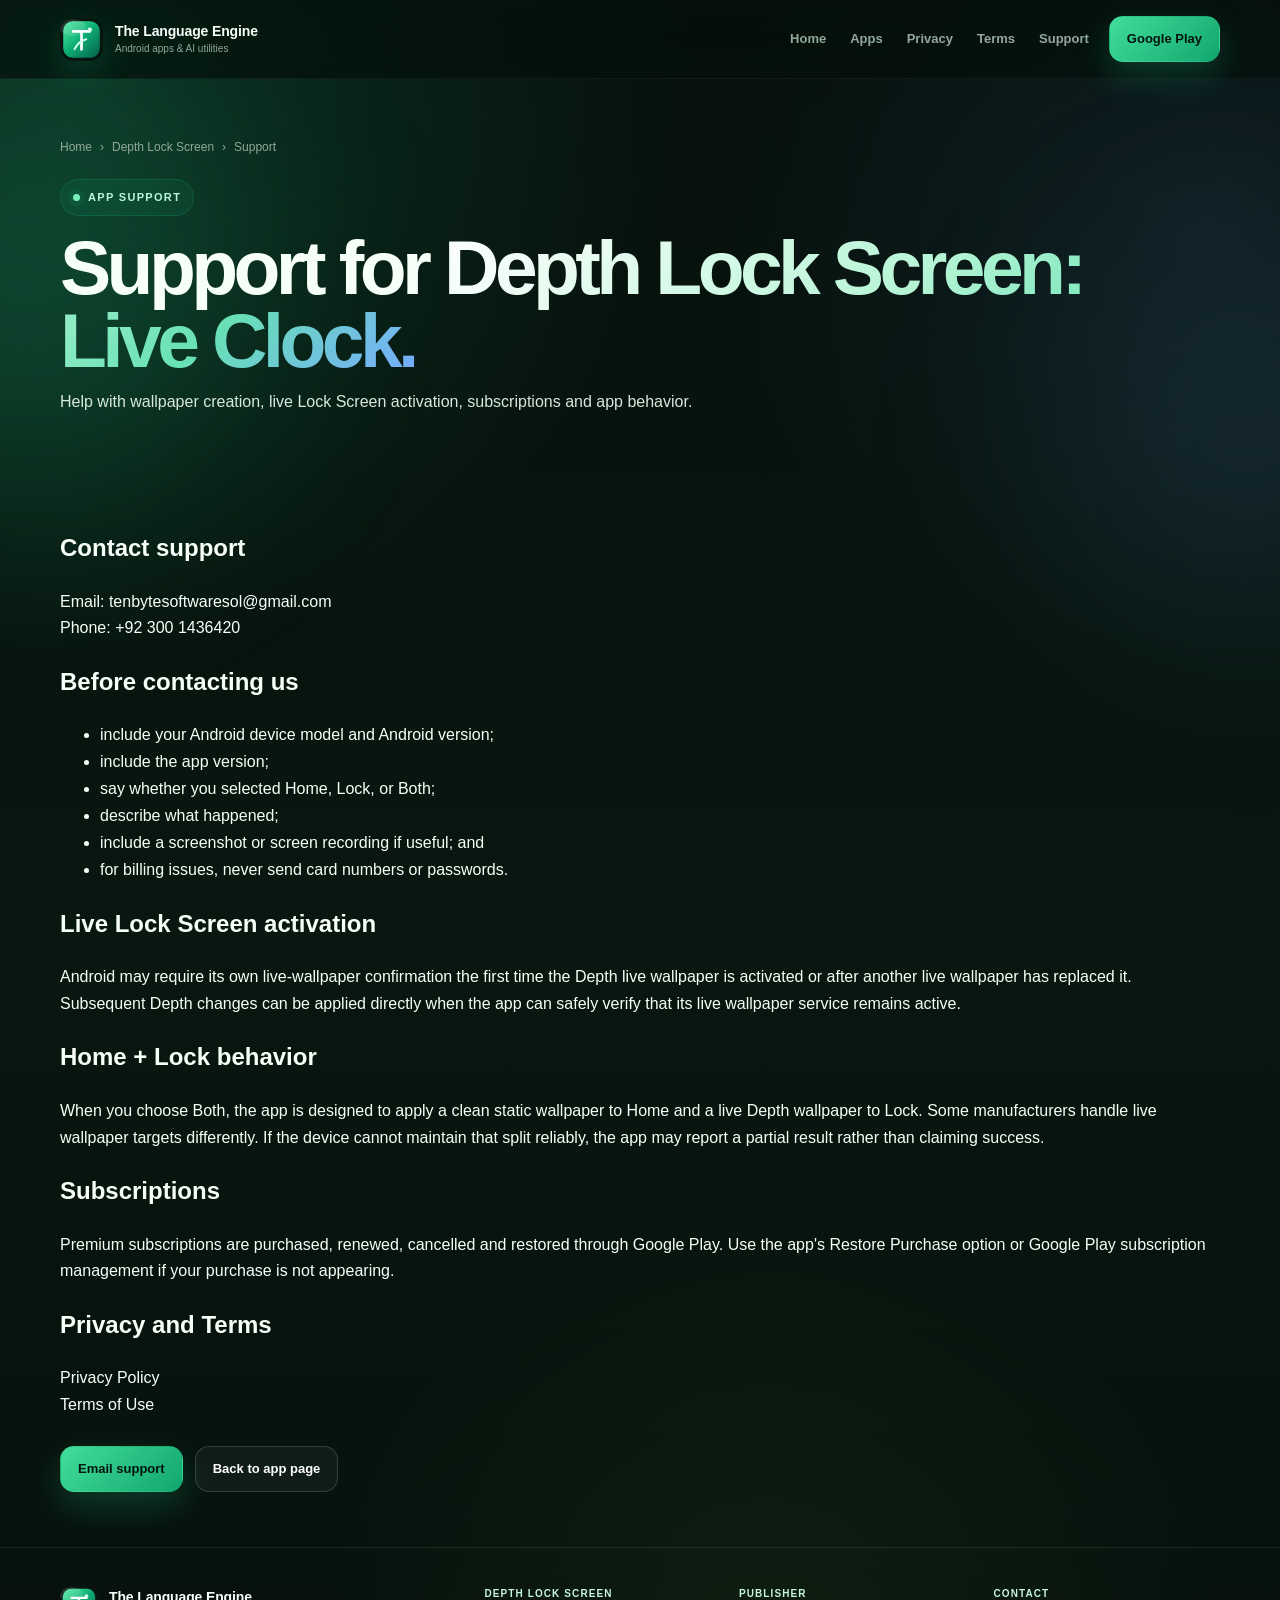
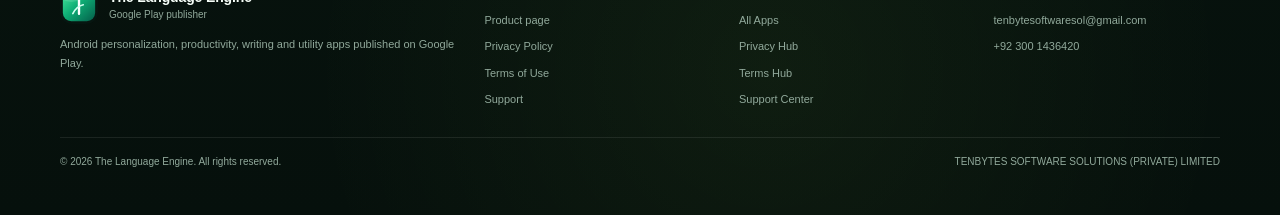
<file: apps/depth-lock-screen/support/index.html>
<!doctype html>
<html lang="en">
<head>
<meta charset="utf-8"><meta name="viewport" content="width=device-width,initial-scale=1">
<title>Support — Depth Lock Screen: Live Clock</title>
<meta name="description" content="Support for Depth Lock Screen: Live Clock by The Language Engine.">
<meta name="robots" content="index,follow"><meta name="theme-color" content="#06100c">
<link rel="canonical" href="https://thelanguageengine.github.io/apps/depth-lock-screen/support/">
<link rel="icon" href="../../../assets/images/tle-mark.svg" type="image/svg+xml">
<link rel="stylesheet" href="../../../assets/css/site.css?v=1.0.0">
<script defer src="../../../assets/js/site.js?v=1.0.0"></script>
</head>
<body>
<div class="ambient a" aria-hidden="true"></div><div class="ambient b" aria-hidden="true"></div>
<a class="skip-link" href="#main">Skip to content</a>
<header class="site-header"><div class="container nav">
<a class="brand" href="../../../"><img src="../../../assets/images/tle-mark.svg" alt="The Language Engine mark"><span class="brand-copy"><strong>The Language Engine</strong><small>Android apps & AI utilities</small></span></a>
<nav class="desktop-nav" aria-label="Primary"><a href="../../../">Home</a><a href="../../">Apps</a><a href="../../../privacy/">Privacy</a><a href="../../../terms/">Terms</a><a href="../../../support/">Support</a></nav>
<div class="nav-actions"><a class="button button-primary" href="https://play.google.com/store/apps/developer?id=The+Language+Engine" target="_blank" rel="noopener noreferrer">Google Play</a><button class="menu-button" data-menu-button type="button" aria-label="Open menu" aria-expanded="false">☰</button></div>
</div><div class="container mobile-menu" data-mobile-menu><nav><a href="../../../">Home</a><a href="../../">Apps</a><a href="../../../privacy/">Privacy</a><a href="../../../terms/">Terms</a><a href="../../../support/">Support</a></nav></div></header>

<main id="main">
<section class="legal-hero"><div class="container reveal">
<div class="breadcrumbs"><a href="../../../">Home</a><span>›</span><a href="../">Depth Lock Screen</a><span>›</span><span>Support</span></div>
<span class="eyebrow">App support</span>
<h1>Support for <span class="gradient-text">Depth Lock Screen: Live Clock.</span></h1>
<p>Help with wallpaper creation, live Lock Screen activation, subscriptions and app behavior.</p>
</div></section>
<section class="section-tight"><div class="container legal-content reveal">
<h2>Contact support</h2>
<p>Email: <a href="mailto:tenbytesoftwaresol@gmail.com?subject=Depth%20Lock%20Screen%20Support">tenbytesoftwaresol@gmail.com</a><br>Phone: <a href="tel:+923001436420">+92 300 1436420</a></p>
<h2>Before contacting us</h2>
<ul>
<li>include your Android device model and Android version;</li>
<li>include the app version;</li>
<li>say whether you selected Home, Lock, or Both;</li>
<li>describe what happened;</li>
<li>include a screenshot or screen recording if useful; and</li>
<li>for billing issues, never send card numbers or passwords.</li>
</ul>
<h2>Live Lock Screen activation</h2>
<p>Android may require its own live-wallpaper confirmation the first time the Depth live wallpaper is activated or after another live wallpaper has replaced it. Subsequent Depth changes can be applied directly when the app can safely verify that its live wallpaper service remains active.</p>
<h2>Home + Lock behavior</h2>
<p>When you choose Both, the app is designed to apply a clean static wallpaper to Home and a live Depth wallpaper to Lock. Some manufacturers handle live wallpaper targets differently. If the device cannot maintain that split reliably, the app may report a partial result rather than claiming success.</p>
<h2>Subscriptions</h2>
<p>Premium subscriptions are purchased, renewed, cancelled and restored through Google Play. Use the app's Restore Purchase option or Google Play subscription management if your purchase is not appearing.</p>
<h2>Privacy and Terms</h2><p><a href="../privacy/">Privacy Policy</a><br><a href="../terms/">Terms of Use</a></p>
<div class="hero-actions"><a class="button button-primary" href="mailto:tenbytesoftwaresol@gmail.com?subject=Depth%20Lock%20Screen%20Support">Email support</a><a class="button button-secondary" href="../">Back to app page</a></div>
</div></section>
</main>
<footer class="footer"><div class="container footer-grid">
<div><div class="footer-brand"><img src="../../../assets/images/tle-mark.svg" alt=""><div class="brand-copy"><strong>The Language Engine</strong><small>Google Play publisher</small></div></div><p>Android personalization, productivity, writing and utility apps published on Google Play.</p></div>
<div class="footer-links"><strong>Depth Lock Screen</strong><a href="../">Product page</a><a href="../privacy/">Privacy Policy</a><a href="../terms/">Terms of Use</a><a href="../support/">Support</a></div>
<div class="footer-links"><strong>Publisher</strong><a href="../../../apps/">All Apps</a><a href="../../../privacy/">Privacy Hub</a><a href="../../../terms/">Terms Hub</a><a href="../../../support/">Support Center</a></div>
<div class="footer-links"><strong>Contact</strong><a href="mailto:tenbytesoftwaresol@gmail.com">tenbytesoftwaresol@gmail.com</a><a href="tel:+923001436420">+92 300 1436420</a></div>
</div><div class="container copyright"><span>© <span data-year></span> The Language Engine. All rights reserved.</span><span>TENBYTES SOFTWARE SOLUTIONS (PRIVATE) LIMITED</span></div></footer>
</body></html>
</file>
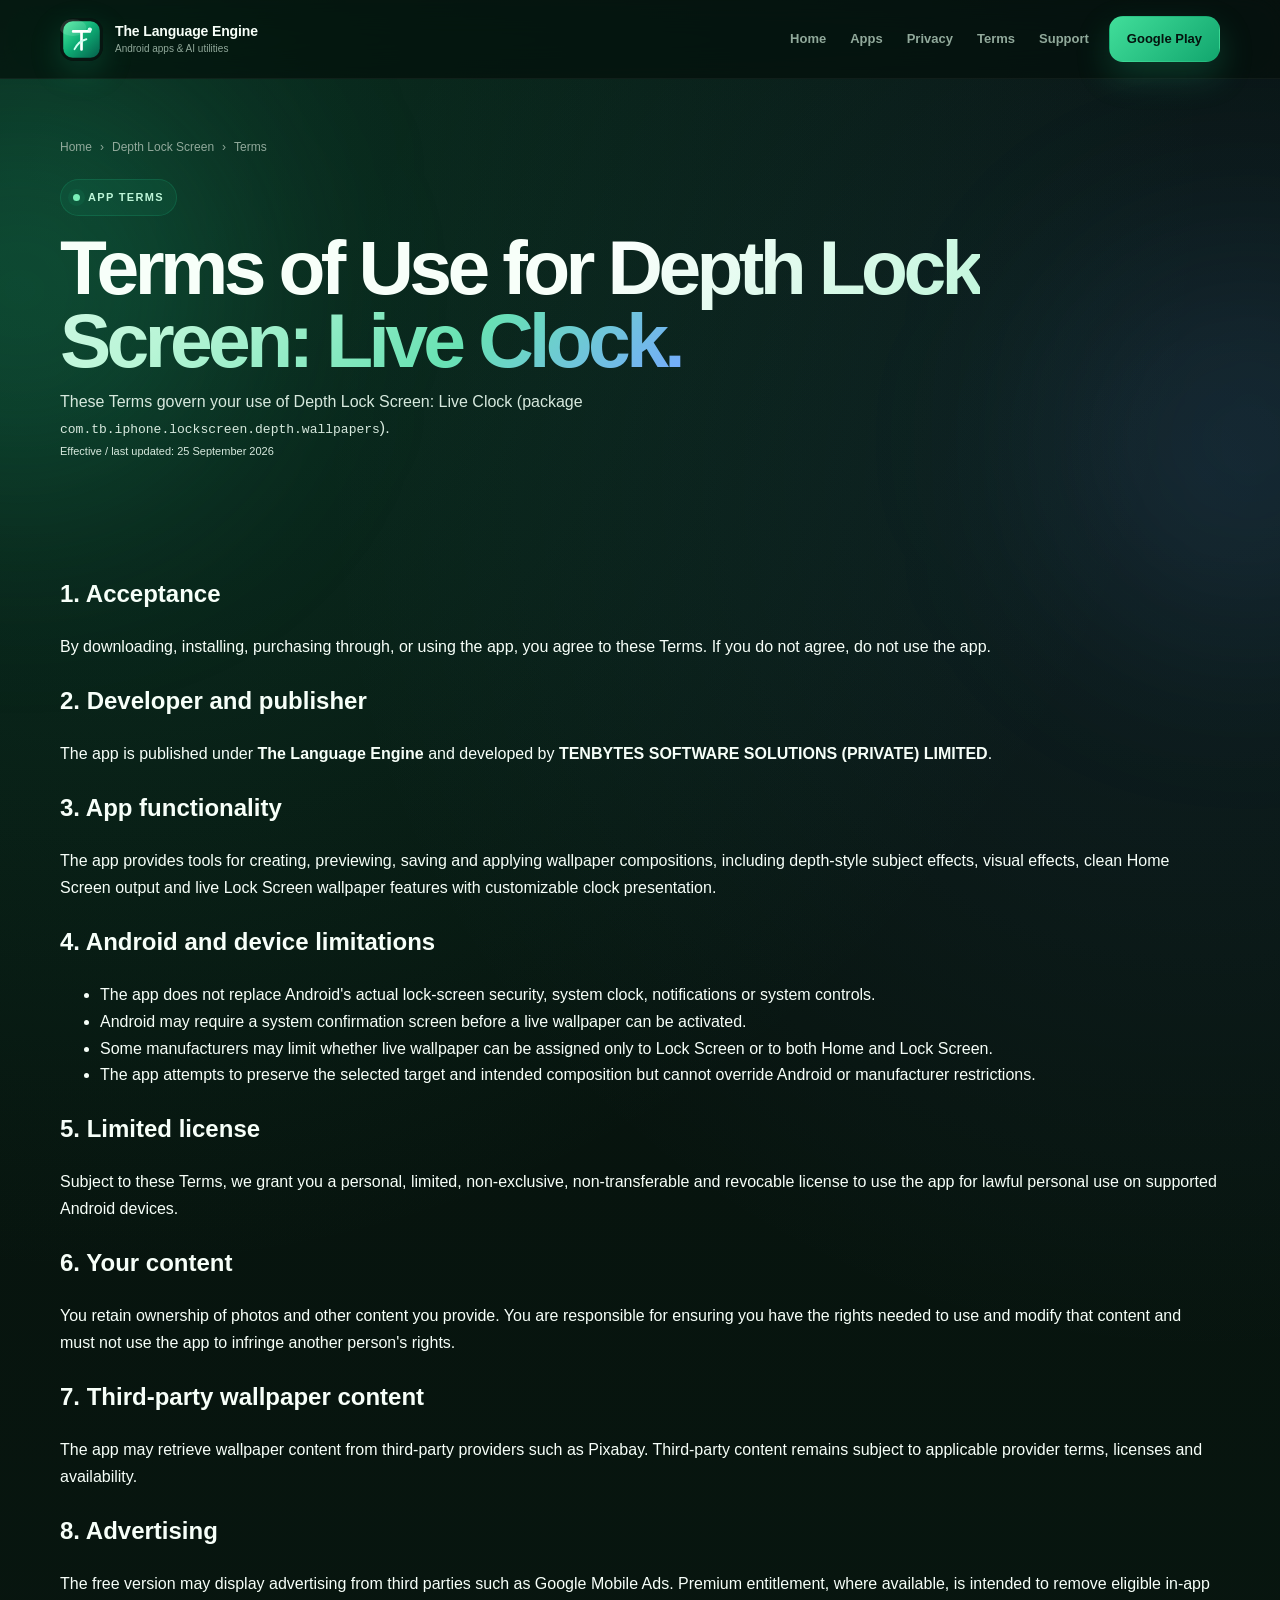
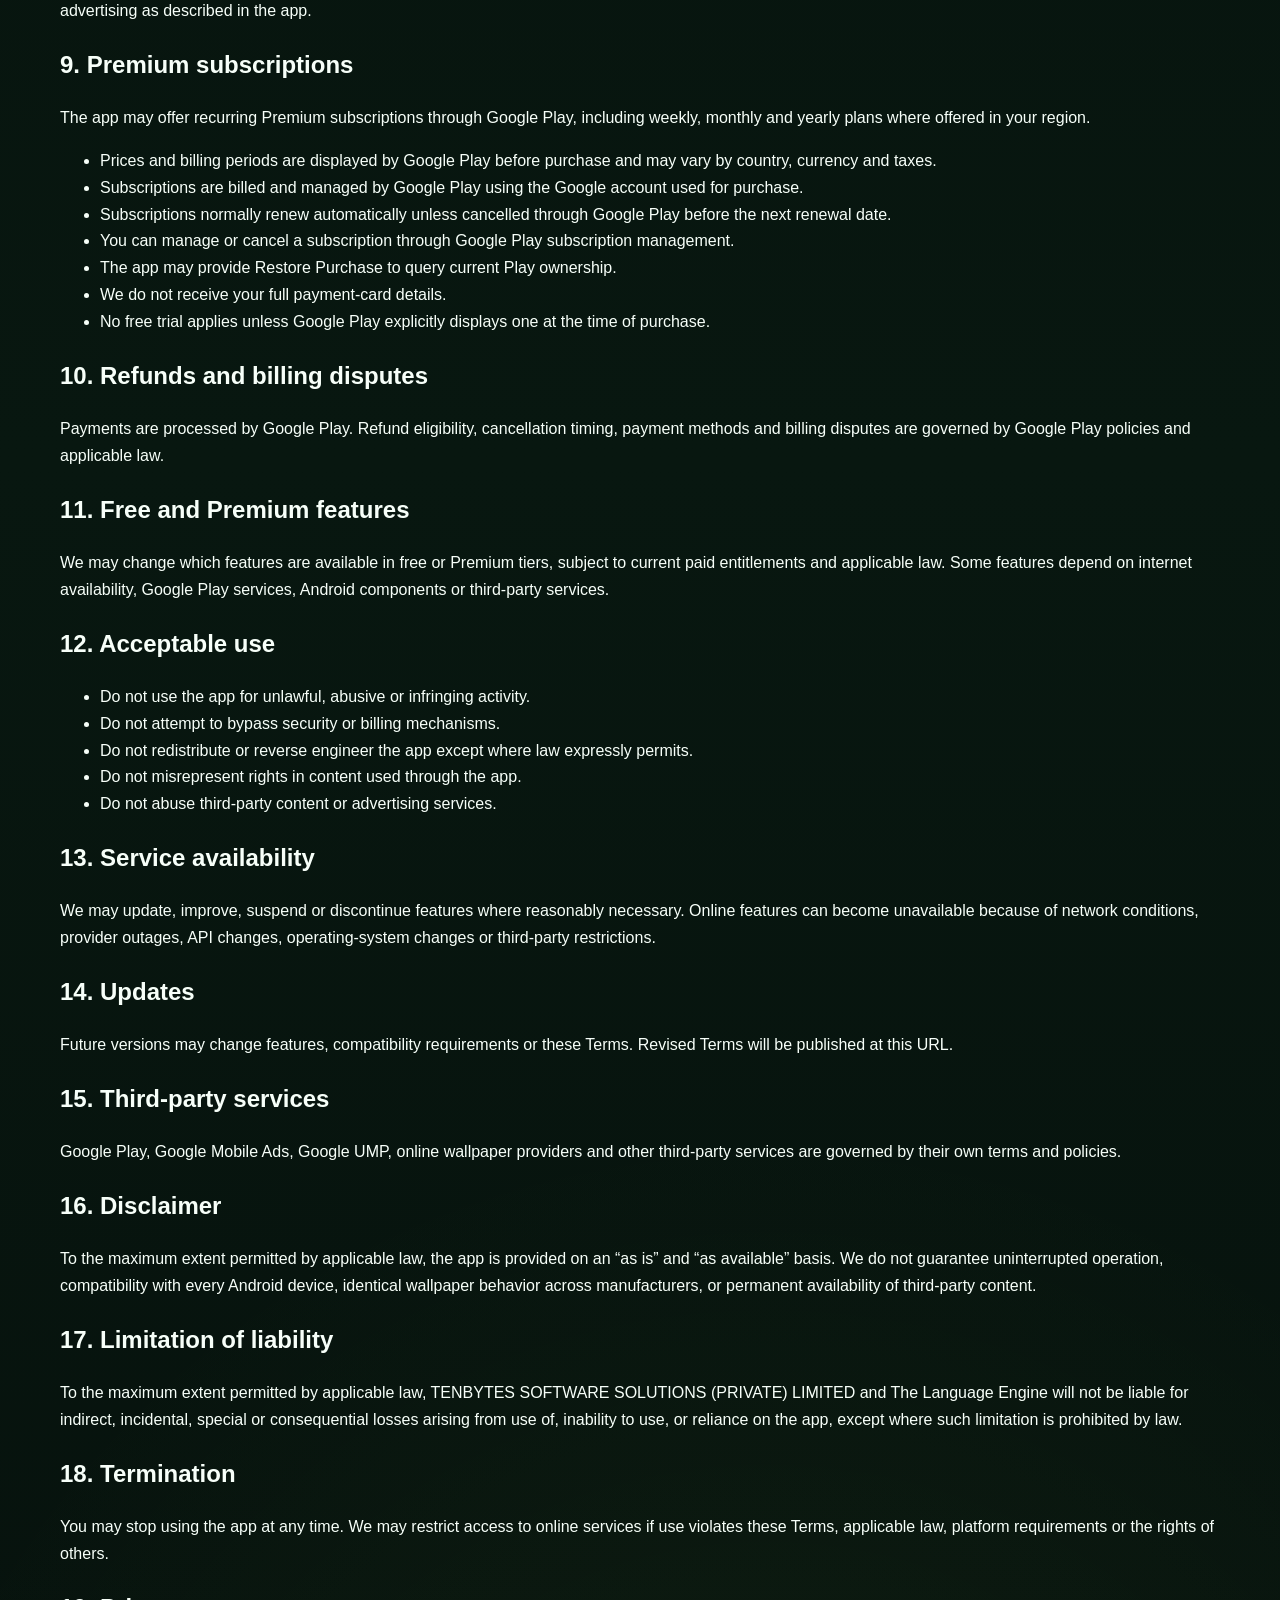
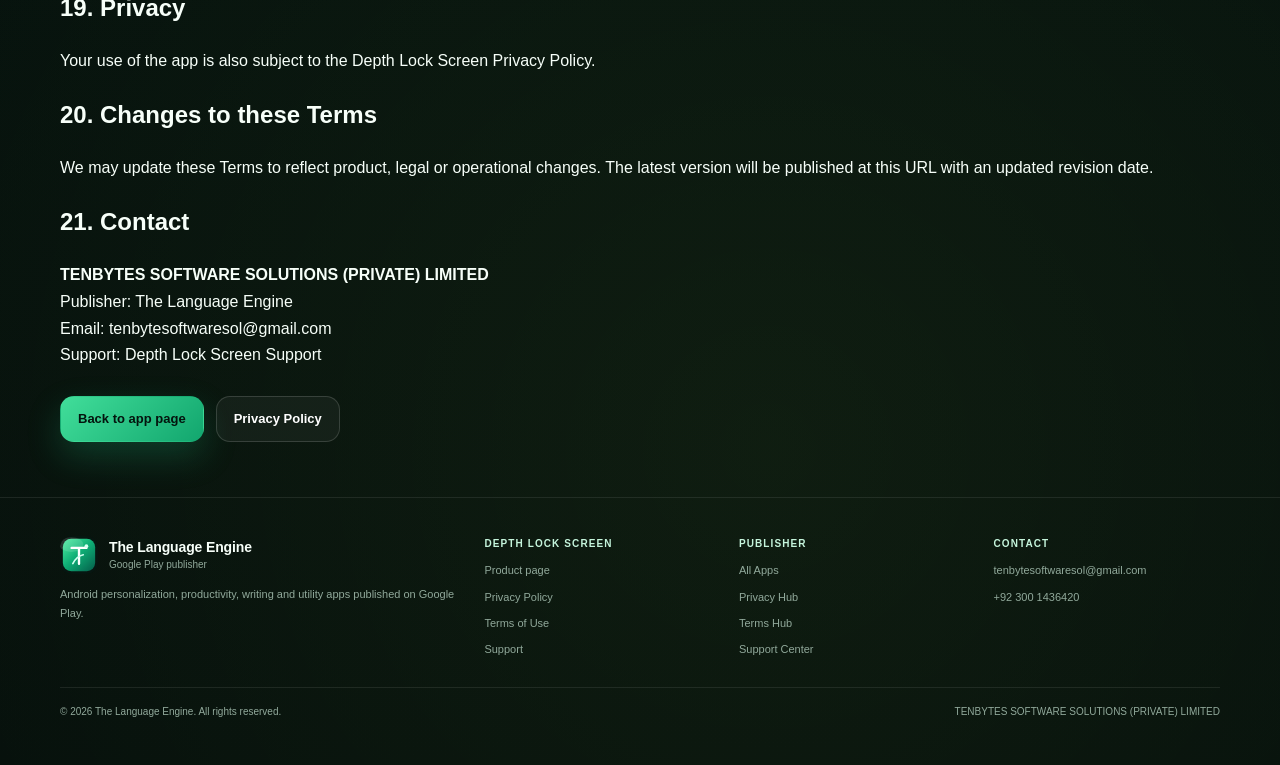
<file: apps/depth-lock-screen/terms/index.html>
<!doctype html>
<html lang="en">
<head>
<meta charset="utf-8"><meta name="viewport" content="width=device-width,initial-scale=1">
<title>Terms of Use — Depth Lock Screen: Live Clock</title>
<meta name="description" content="Terms of Use for Depth Lock Screen: Live Clock by The Language Engine / TENBYTES SOFTWARE SOLUTIONS (PRIVATE) LIMITED.">
<meta name="robots" content="index,follow"><meta name="theme-color" content="#06100c">
<link rel="canonical" href="https://thelanguageengine.github.io/apps/depth-lock-screen/terms/">
<link rel="icon" href="../../../assets/images/tle-mark.svg" type="image/svg+xml">
<link rel="stylesheet" href="../../../assets/css/site.css?v=1.0.0">
<script defer src="../../../assets/js/site.js?v=1.0.0"></script>
</head>
<body>
<div class="ambient a" aria-hidden="true"></div><div class="ambient b" aria-hidden="true"></div>
<a class="skip-link" href="#main">Skip to content</a>
<header class="site-header"><div class="container nav">
<a class="brand" href="../../../"><img src="../../../assets/images/tle-mark.svg" alt="The Language Engine mark"><span class="brand-copy"><strong>The Language Engine</strong><small>Android apps & AI utilities</small></span></a>
<nav class="desktop-nav" aria-label="Primary"><a href="../../../">Home</a><a href="../../">Apps</a><a href="../../../privacy/">Privacy</a><a href="../../../terms/">Terms</a><a href="../../../support/">Support</a></nav>
<div class="nav-actions"><a class="button button-primary" href="https://play.google.com/store/apps/developer?id=The+Language+Engine" target="_blank" rel="noopener noreferrer">Google Play</a><button class="menu-button" data-menu-button type="button" aria-label="Open menu" aria-expanded="false">☰</button></div>
</div><div class="container mobile-menu" data-mobile-menu><nav><a href="../../../">Home</a><a href="../../">Apps</a><a href="../../../privacy/">Privacy</a><a href="../../../terms/">Terms</a><a href="../../../support/">Support</a></nav></div></header>

<main id="main">
<section class="legal-hero"><div class="container reveal">
<div class="breadcrumbs"><a href="../../../">Home</a><span>›</span><a href="../">Depth Lock Screen</a><span>›</span><span>Terms</span></div>
<span class="eyebrow">App terms</span>
<h1>Terms of Use for <span class="gradient-text">Depth Lock Screen: Live Clock.</span></h1>
<p>These Terms govern your use of Depth Lock Screen: Live Clock (package <code>com.tb.iphone.lockscreen.depth.wallpapers</code>).</p>
<p class="micro">Effective / last updated: 25 September 2026</p>
</div></section>

<section class="section-tight"><div class="container legal-content reveal">
<h2>1. Acceptance</h2><p>By downloading, installing, purchasing through, or using the app, you agree to these Terms. If you do not agree, do not use the app.</p>
<h2>2. Developer and publisher</h2><p>The app is published under <strong>The Language Engine</strong> and developed by <strong>TENBYTES SOFTWARE SOLUTIONS (PRIVATE) LIMITED</strong>.</p>
<h2>3. App functionality</h2><p>The app provides tools for creating, previewing, saving and applying wallpaper compositions, including depth-style subject effects, visual effects, clean Home Screen output and live Lock Screen wallpaper features with customizable clock presentation.</p>
<h2>4. Android and device limitations</h2>
<ul>
<li>The app does not replace Android's actual lock-screen security, system clock, notifications or system controls.</li>
<li>Android may require a system confirmation screen before a live wallpaper can be activated.</li>
<li>Some manufacturers may limit whether live wallpaper can be assigned only to Lock Screen or to both Home and Lock Screen.</li>
<li>The app attempts to preserve the selected target and intended composition but cannot override Android or manufacturer restrictions.</li>
</ul>
<h2>5. Limited license</h2><p>Subject to these Terms, we grant you a personal, limited, non-exclusive, non-transferable and revocable license to use the app for lawful personal use on supported Android devices.</p>
<h2>6. Your content</h2><p>You retain ownership of photos and other content you provide. You are responsible for ensuring you have the rights needed to use and modify that content and must not use the app to infringe another person's rights.</p>
<h2>7. Third-party wallpaper content</h2><p>The app may retrieve wallpaper content from third-party providers such as Pixabay. Third-party content remains subject to applicable provider terms, licenses and availability.</p>
<h2>8. Advertising</h2><p>The free version may display advertising from third parties such as Google Mobile Ads. Premium entitlement, where available, is intended to remove eligible in-app advertising as described in the app.</p>
<h2>9. Premium subscriptions</h2>
<p>The app may offer recurring Premium subscriptions through Google Play, including weekly, monthly and yearly plans where offered in your region.</p>
<ul>
<li>Prices and billing periods are displayed by Google Play before purchase and may vary by country, currency and taxes.</li>
<li>Subscriptions are billed and managed by Google Play using the Google account used for purchase.</li>
<li>Subscriptions normally renew automatically unless cancelled through Google Play before the next renewal date.</li>
<li>You can manage or cancel a subscription through Google Play subscription management.</li>
<li>The app may provide Restore Purchase to query current Play ownership.</li>
<li>We do not receive your full payment-card details.</li>
<li>No free trial applies unless Google Play explicitly displays one at the time of purchase.</li>
</ul>
<h2>10. Refunds and billing disputes</h2><p>Payments are processed by Google Play. Refund eligibility, cancellation timing, payment methods and billing disputes are governed by Google Play policies and applicable law.</p>
<h2>11. Free and Premium features</h2><p>We may change which features are available in free or Premium tiers, subject to current paid entitlements and applicable law. Some features depend on internet availability, Google Play services, Android components or third-party services.</p>
<h2>12. Acceptable use</h2>
<ul>
<li>Do not use the app for unlawful, abusive or infringing activity.</li>
<li>Do not attempt to bypass security or billing mechanisms.</li>
<li>Do not redistribute or reverse engineer the app except where law expressly permits.</li>
<li>Do not misrepresent rights in content used through the app.</li>
<li>Do not abuse third-party content or advertising services.</li>
</ul>
<h2>13. Service availability</h2><p>We may update, improve, suspend or discontinue features where reasonably necessary. Online features can become unavailable because of network conditions, provider outages, API changes, operating-system changes or third-party restrictions.</p>
<h2>14. Updates</h2><p>Future versions may change features, compatibility requirements or these Terms. Revised Terms will be published at this URL.</p>
<h2>15. Third-party services</h2><p>Google Play, Google Mobile Ads, Google UMP, online wallpaper providers and other third-party services are governed by their own terms and policies.</p>
<h2>16. Disclaimer</h2><p>To the maximum extent permitted by applicable law, the app is provided on an “as is” and “as available” basis. We do not guarantee uninterrupted operation, compatibility with every Android device, identical wallpaper behavior across manufacturers, or permanent availability of third-party content.</p>
<h2>17. Limitation of liability</h2><p>To the maximum extent permitted by applicable law, TENBYTES SOFTWARE SOLUTIONS (PRIVATE) LIMITED and The Language Engine will not be liable for indirect, incidental, special or consequential losses arising from use of, inability to use, or reliance on the app, except where such limitation is prohibited by law.</p>
<h2>18. Termination</h2><p>You may stop using the app at any time. We may restrict access to online services if use violates these Terms, applicable law, platform requirements or the rights of others.</p>
<h2>19. Privacy</h2><p>Your use of the app is also subject to the <a href="../privacy/">Depth Lock Screen Privacy Policy</a>.</p>
<h2>20. Changes to these Terms</h2><p>We may update these Terms to reflect product, legal or operational changes. The latest version will be published at this URL with an updated revision date.</p>
<h2>21. Contact</h2><p><strong>TENBYTES SOFTWARE SOLUTIONS (PRIVATE) LIMITED</strong><br>Publisher: The Language Engine<br>Email: <a href="mailto:tenbytesoftwaresol@gmail.com">tenbytesoftwaresol@gmail.com</a><br>Support: <a href="../support/">Depth Lock Screen Support</a></p>
<div class="hero-actions"><a class="button button-primary" href="../">Back to app page</a><a class="button button-secondary" href="../privacy/">Privacy Policy</a></div>
</div></section>
</main>
<footer class="footer"><div class="container footer-grid">
<div><div class="footer-brand"><img src="../../../assets/images/tle-mark.svg" alt=""><div class="brand-copy"><strong>The Language Engine</strong><small>Google Play publisher</small></div></div><p>Android personalization, productivity, writing and utility apps published on Google Play.</p></div>
<div class="footer-links"><strong>Depth Lock Screen</strong><a href="../">Product page</a><a href="../privacy/">Privacy Policy</a><a href="../terms/">Terms of Use</a><a href="../support/">Support</a></div>
<div class="footer-links"><strong>Publisher</strong><a href="../../../apps/">All Apps</a><a href="../../../privacy/">Privacy Hub</a><a href="../../../terms/">Terms Hub</a><a href="../../../support/">Support Center</a></div>
<div class="footer-links"><strong>Contact</strong><a href="mailto:tenbytesoftwaresol@gmail.com">tenbytesoftwaresol@gmail.com</a><a href="tel:+923001436420">+92 300 1436420</a></div>
</div><div class="container copyright"><span>© <span data-year></span> The Language Engine. All rights reserved.</span><span>TENBYTES SOFTWARE SOLUTIONS (PRIVATE) LIMITED</span></div></footer>
</body></html>
</file>
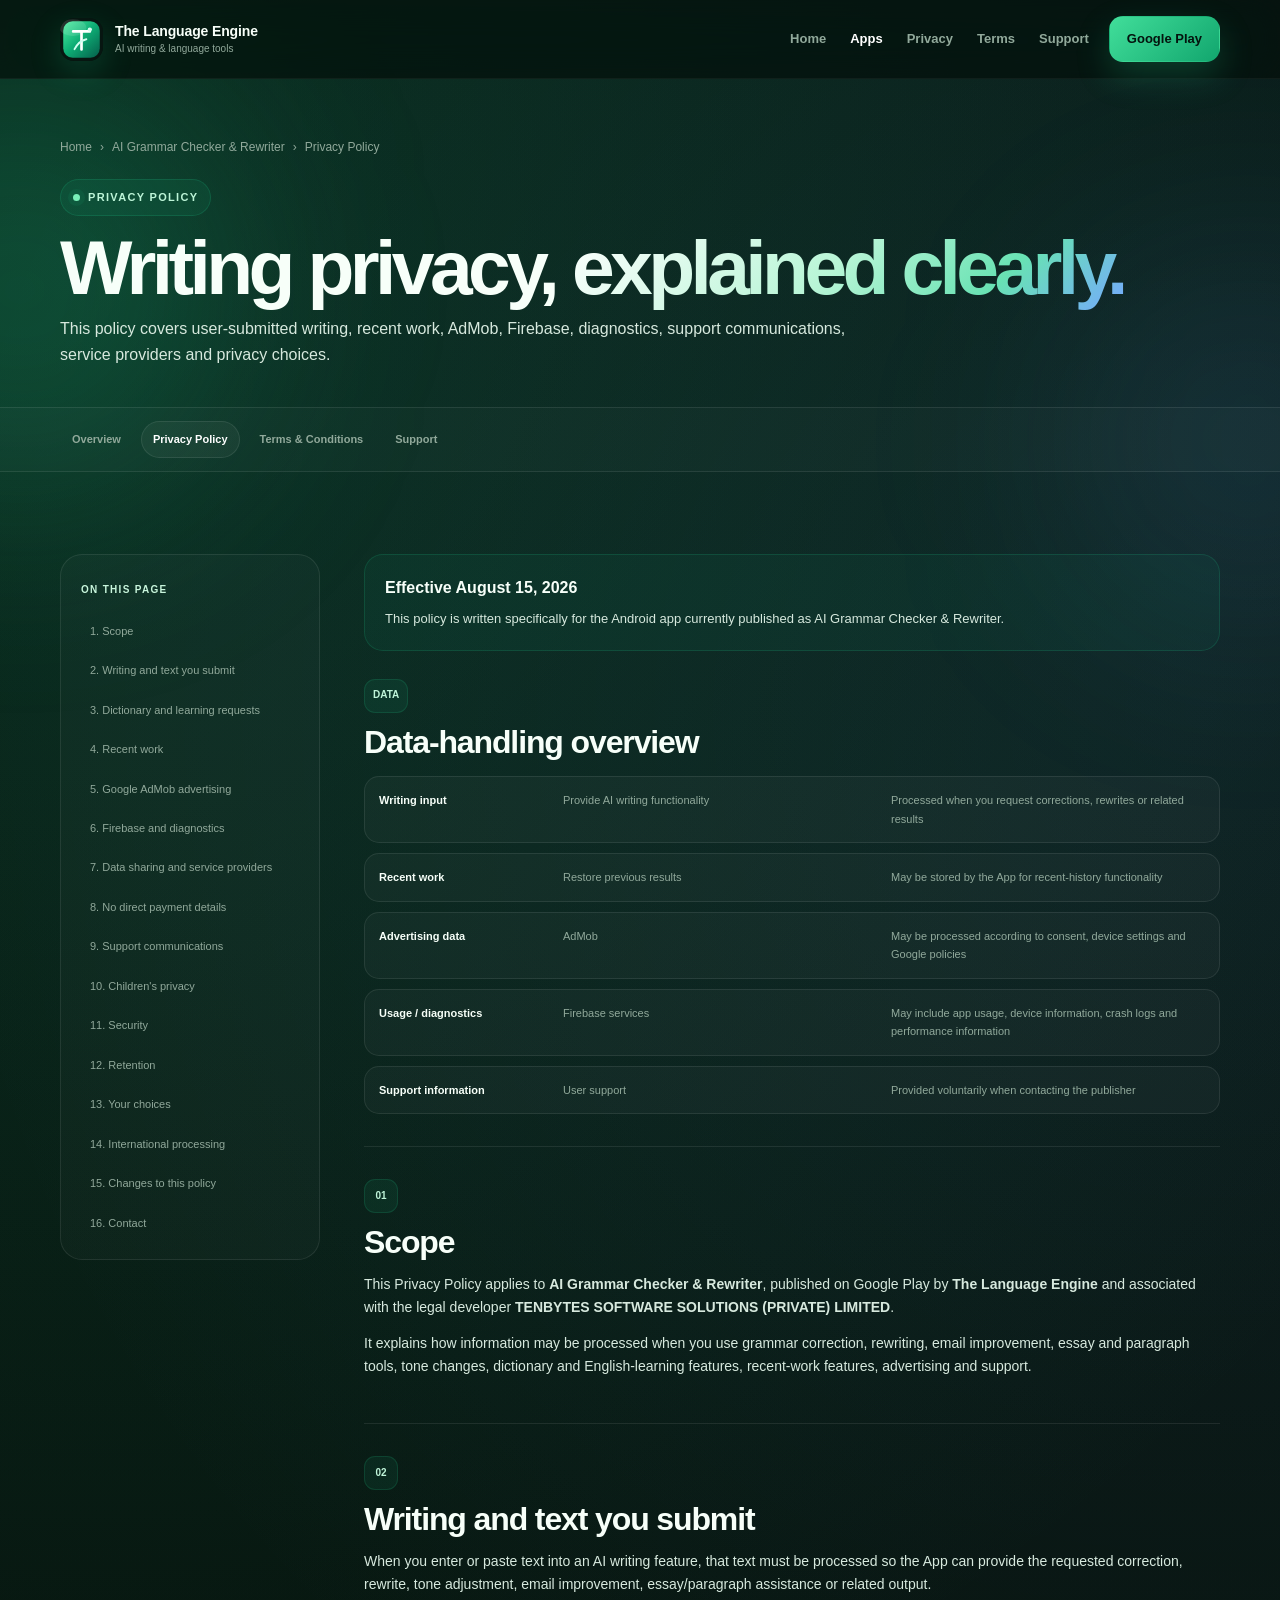
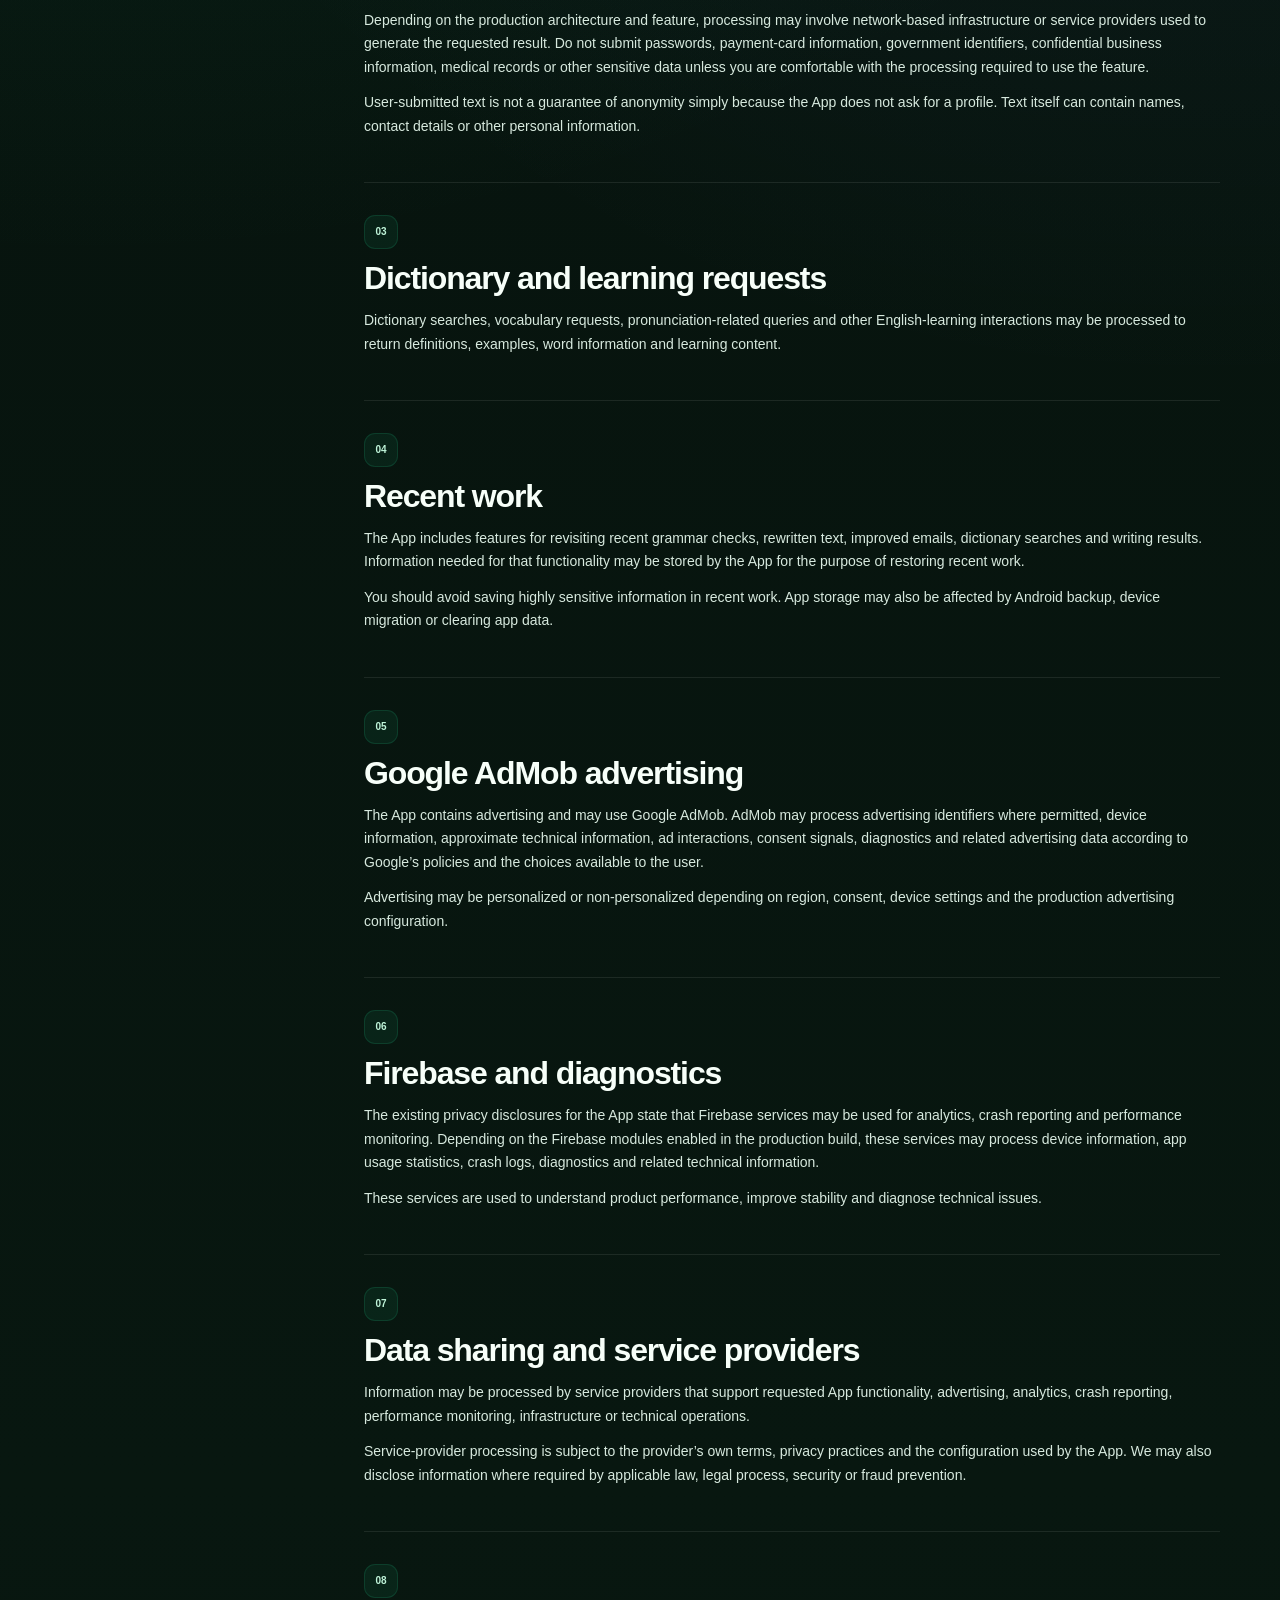
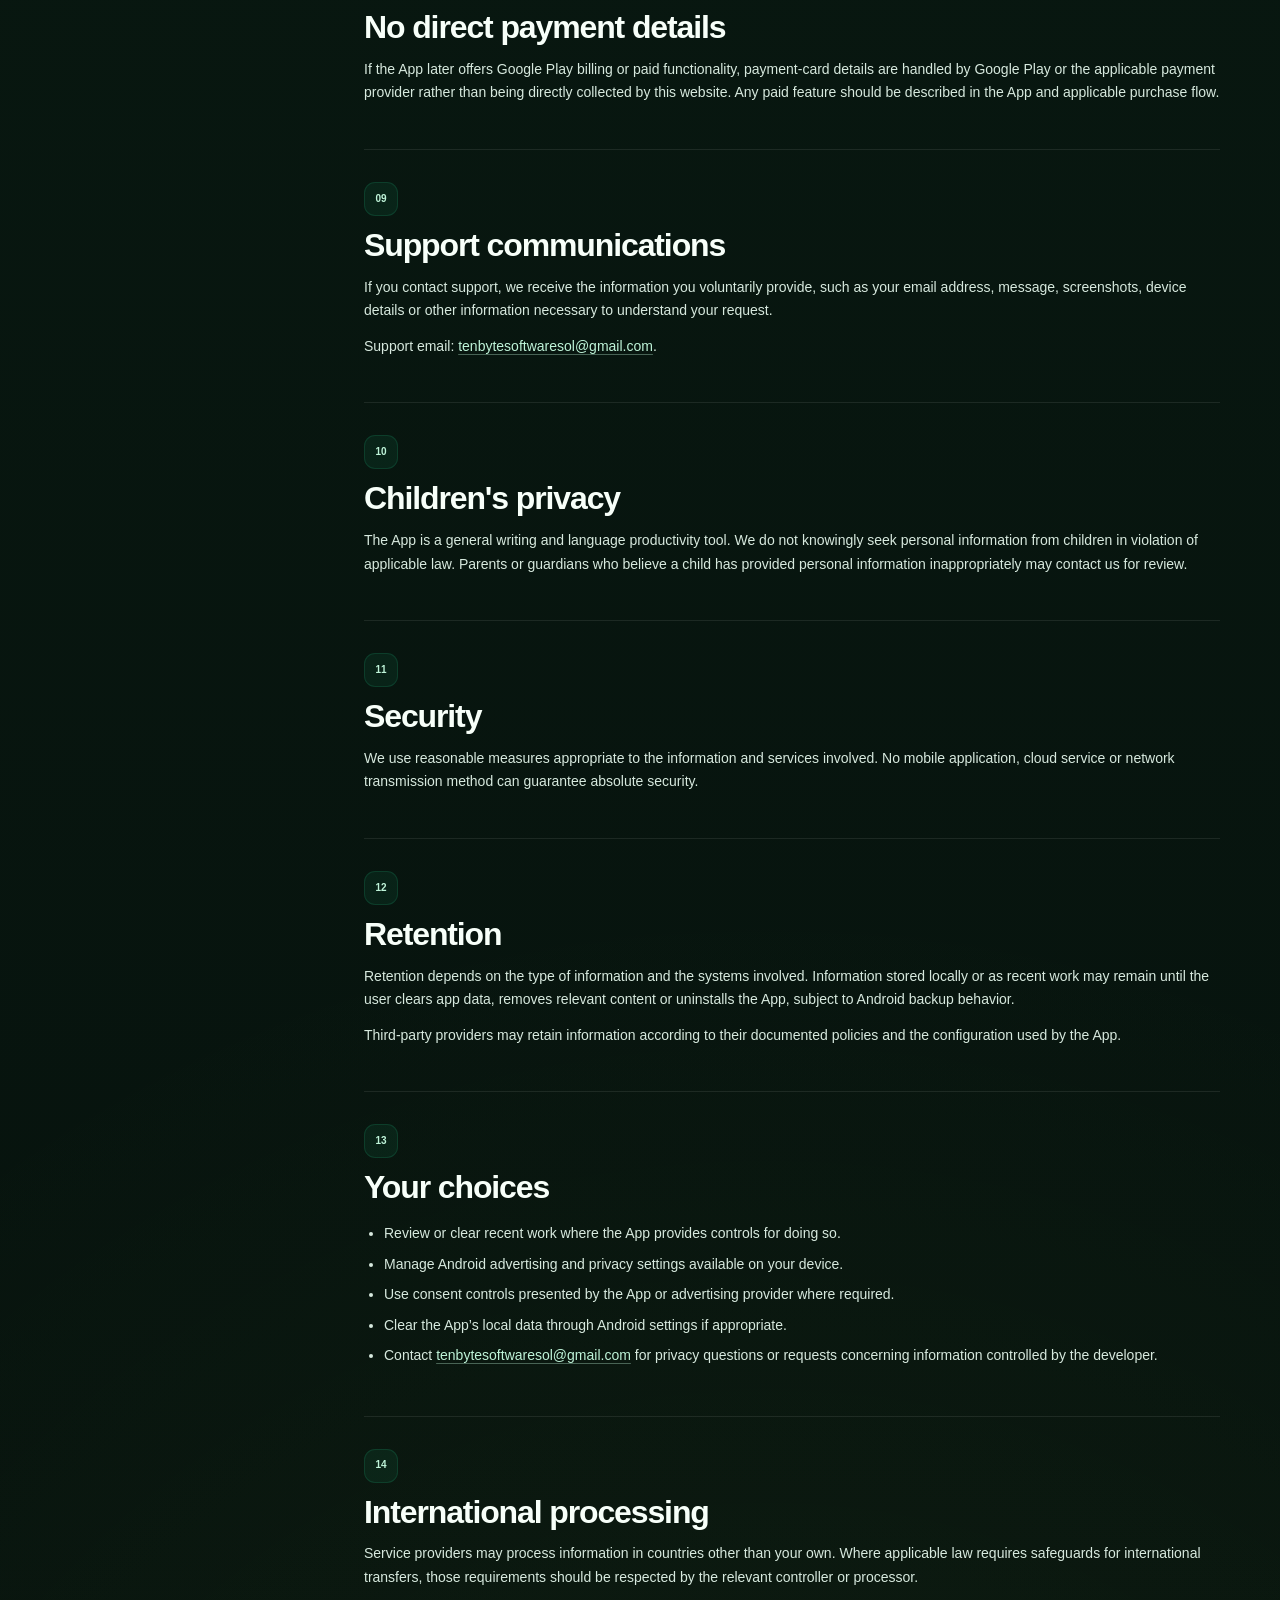
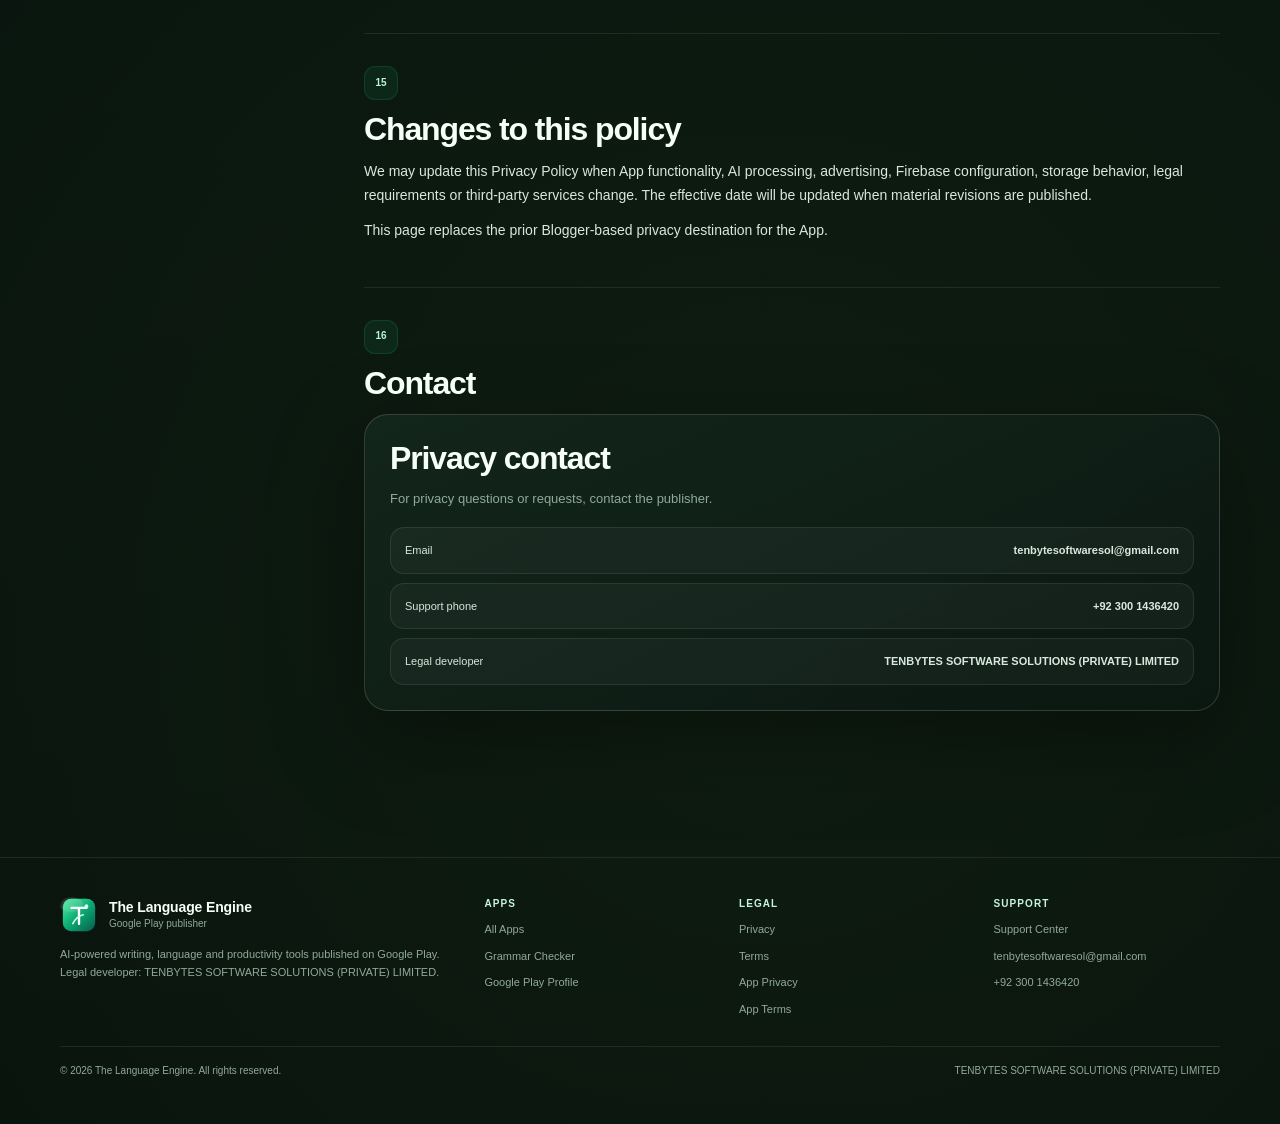
<file: apps/grammar-checker/privacy/index.html>
<!doctype html><html lang="en"><head>

<meta charset="utf-8">
<meta name="viewport" content="width=device-width,initial-scale=1">
<title>Privacy Policy — AI Grammar Checker &amp; Rewriter</title>
<meta name="description" content="Privacy Policy for AI Grammar Checker &amp; Rewriter by The Language Engine.">
<meta name="author" content="The Language Engine">
<meta name="robots" content="index,follow,max-image-preview:large">
<meta name="theme-color" content="#06100c">
<link rel="canonical" href="https://thelanguageengine.github.io/apps/grammar-checker/privacy/">
<link rel="icon" href="../../../assets/images/tle-mark.svg" type="image/svg+xml">
<link rel="stylesheet" href="../../../assets/css/site.css?v=1.0.0">
<script defer src="../../../assets/js/site.js?v=1.0.0"></script>
<meta property="og:type" content="website">
<meta property="og:title" content="Privacy Policy — AI Grammar Checker &amp; Rewriter">
<meta property="og:description" content="Privacy Policy for AI Grammar Checker &amp; Rewriter by The Language Engine.">
<meta property="og:url" content="https://thelanguageengine.github.io/apps/grammar-checker/privacy/">
<meta property="og:image" content="https://thelanguageengine.github.io/assets/images/tle-mark.svg">
<meta name="twitter:card" content="summary_large_image">


</head><body>
<div class="ambient a"></div><div class="ambient b"></div>
<a class="skip-link" href="#main">Skip to content</a>
<header class="site-header">
  <div class="container nav">
    <a class="brand" href="../../../">
      <img src="../../../assets/images/tle-mark.svg" alt="The Language Engine mark">
      <span class="brand-copy"><strong>The Language Engine</strong><small>AI writing & language tools</small></span>
    </a>
    <nav class="desktop-nav" aria-label="Primary"><a href="../../../index.html" >Home</a><a href="../../../apps/" aria-current="page">Apps</a><a href="../../../privacy/" >Privacy</a><a href="../../../terms/" >Terms</a><a href="../../../support/" >Support</a></nav>
    <div class="nav-actions">
      <a class="button button-primary" href="https://play.google.com/store/apps/developer?id=The+Language+Engine" target="_blank" rel="noreferrer">Google Play</a>
      <button class="menu-button" data-menu-button type="button" aria-label="Open menu" aria-expanded="false">☰</button>
    </div>
  </div>
  <div class="container mobile-menu" data-mobile-menu><nav><a href="../../../index.html">Home</a><a href="../../../apps/">Apps</a><a href="../../../privacy/">Privacy</a><a href="../../../terms/">Terms</a><a href="../../../support/">Support</a></nav></div>
</header>

<main id="main">
<section class="legal-hero"><div class="container reveal">
<div class="breadcrumbs"><a href="../../../">Home</a><span>›</span><a href="../">AI Grammar Checker & Rewriter</a><span>›</span><span>Privacy Policy</span></div>
<span class="eyebrow">Privacy Policy</span><h1>Writing privacy, <span class="gradient-text">explained clearly.</span></h1>
<p>This policy covers user-submitted writing, recent work, AdMob, Firebase, diagnostics, support communications, service providers and privacy choices.</p>
</div></section>
<div class="tabs"><div class="container"><a class="" href="../../../apps/grammar-checker/">Overview</a><a class="active" href="../../../apps/grammar-checker/privacy/">Privacy Policy</a><a class="" href="../../../apps/grammar-checker/terms/">Terms & Conditions</a><a class="" href="../../../apps/grammar-checker/support/">Support</a></div></div>
<section class="section"><div class="container legal-layout">
<aside class="toc reveal"><strong>On this page</strong><nav><a href="#p1">1. Scope</a><a href="#p2">2. Writing and text you submit</a><a href="#p3">3. Dictionary and learning requests</a><a href="#p4">4. Recent work</a><a href="#p5">5. Google AdMob advertising</a><a href="#p6">6. Firebase and diagnostics</a><a href="#p7">7. Data sharing and service providers</a><a href="#p8">8. No direct payment details</a><a href="#p9">9. Support communications</a><a href="#p10">10. Children&#x27;s privacy</a><a href="#p11">11. Security</a><a href="#p12">12. Retention</a><a href="#p13">13. Your choices</a><a href="#p14">14. International processing</a><a href="#p15">15. Changes to this policy</a><a href="#p16">16. Contact</a></nav></aside>
<article class="document">
<div class="callout reveal" style="margin-bottom:28px"><strong>Effective August 15, 2026</strong><p>This policy is written specifically for the Android app currently published as AI Grammar Checker & Rewriter.</p></div>
<section class="doc-section reveal"><span class="doc-number">DATA</span><h2>Data-handling overview</h2>
<div class="info-grid">
<div class="info-row"><strong>Writing input</strong><span>Provide AI writing functionality</span><span>Processed when you request corrections, rewrites or related results</span></div>
<div class="info-row"><strong>Recent work</strong><span>Restore previous results</span><span>May be stored by the App for recent-history functionality</span></div>
<div class="info-row"><strong>Advertising data</strong><span>AdMob</span><span>May be processed according to consent, device settings and Google policies</span></div>
<div class="info-row"><strong>Usage / diagnostics</strong><span>Firebase services</span><span>May include app usage, device information, crash logs and performance information</span></div>
<div class="info-row"><strong>Support information</strong><span>User support</span><span>Provided voluntarily when contacting the publisher</span></div>
</div></section>
<section id="p1" class="doc-section reveal"><span class="doc-number">01</span><h2>Scope</h2>
<p>This Privacy Policy applies to <strong>AI Grammar Checker & Rewriter</strong>, published on Google Play by <strong>The Language Engine</strong> and associated with the legal developer <strong>TENBYTES SOFTWARE SOLUTIONS (PRIVATE) LIMITED</strong>.</p>
<p>It explains how information may be processed when you use grammar correction, rewriting, email improvement, essay and paragraph tools, tone changes, dictionary and English-learning features, recent-work features, advertising and support.</p>
</section><section id="p2" class="doc-section reveal"><span class="doc-number">02</span><h2>Writing and text you submit</h2>
<p>When you enter or paste text into an AI writing feature, that text must be processed so the App can provide the requested correction, rewrite, tone adjustment, email improvement, essay/paragraph assistance or related output.</p>
<p>Depending on the production architecture and feature, processing may involve network-based infrastructure or service providers used to generate the requested result. Do not submit passwords, payment-card information, government identifiers, confidential business information, medical records or other sensitive data unless you are comfortable with the processing required to use the feature.</p>
<p>User-submitted text is not a guarantee of anonymity simply because the App does not ask for a profile. Text itself can contain names, contact details or other personal information.</p>
</section><section id="p3" class="doc-section reveal"><span class="doc-number">03</span><h2>Dictionary and learning requests</h2>
<p>Dictionary searches, vocabulary requests, pronunciation-related queries and other English-learning interactions may be processed to return definitions, examples, word information and learning content.</p>
</section><section id="p4" class="doc-section reveal"><span class="doc-number">04</span><h2>Recent work</h2>
<p>The App includes features for revisiting recent grammar checks, rewritten text, improved emails, dictionary searches and writing results. Information needed for that functionality may be stored by the App for the purpose of restoring recent work.</p>
<p>You should avoid saving highly sensitive information in recent work. App storage may also be affected by Android backup, device migration or clearing app data.</p>
</section><section id="p5" class="doc-section reveal"><span class="doc-number">05</span><h2>Google AdMob advertising</h2>
<p>The App contains advertising and may use Google AdMob. AdMob may process advertising identifiers where permitted, device information, approximate technical information, ad interactions, consent signals, diagnostics and related advertising data according to Google’s policies and the choices available to the user.</p>
<p>Advertising may be personalized or non-personalized depending on region, consent, device settings and the production advertising configuration.</p>
</section><section id="p6" class="doc-section reveal"><span class="doc-number">06</span><h2>Firebase and diagnostics</h2>
<p>The existing privacy disclosures for the App state that Firebase services may be used for analytics, crash reporting and performance monitoring. Depending on the Firebase modules enabled in the production build, these services may process device information, app usage statistics, crash logs, diagnostics and related technical information.</p>
<p>These services are used to understand product performance, improve stability and diagnose technical issues.</p>
</section><section id="p7" class="doc-section reveal"><span class="doc-number">07</span><h2>Data sharing and service providers</h2>
<p>Information may be processed by service providers that support requested App functionality, advertising, analytics, crash reporting, performance monitoring, infrastructure or technical operations.</p>
<p>Service-provider processing is subject to the provider’s own terms, privacy practices and the configuration used by the App. We may also disclose information where required by applicable law, legal process, security or fraud prevention.</p>
</section><section id="p8" class="doc-section reveal"><span class="doc-number">08</span><h2>No direct payment details</h2>
<p>If the App later offers Google Play billing or paid functionality, payment-card details are handled by Google Play or the applicable payment provider rather than being directly collected by this website. Any paid feature should be described in the App and applicable purchase flow.</p>
</section><section id="p9" class="doc-section reveal"><span class="doc-number">09</span><h2>Support communications</h2>
<p>If you contact support, we receive the information you voluntarily provide, such as your email address, message, screenshots, device details or other information necessary to understand your request.</p>
<p>Support email: <a class="inline-link" href="mailto:tenbytesoftwaresol@gmail.com">tenbytesoftwaresol@gmail.com</a>.</p>
</section><section id="p10" class="doc-section reveal"><span class="doc-number">10</span><h2>Children's privacy</h2>
<p>The App is a general writing and language productivity tool. We do not knowingly seek personal information from children in violation of applicable law. Parents or guardians who believe a child has provided personal information inappropriately may contact us for review.</p>
</section><section id="p11" class="doc-section reveal"><span class="doc-number">11</span><h2>Security</h2>
<p>We use reasonable measures appropriate to the information and services involved. No mobile application, cloud service or network transmission method can guarantee absolute security.</p>
</section><section id="p12" class="doc-section reveal"><span class="doc-number">12</span><h2>Retention</h2>
<p>Retention depends on the type of information and the systems involved. Information stored locally or as recent work may remain until the user clears app data, removes relevant content or uninstalls the App, subject to Android backup behavior.</p>
<p>Third-party providers may retain information according to their documented policies and the configuration used by the App.</p>
</section><section id="p13" class="doc-section reveal"><span class="doc-number">13</span><h2>Your choices</h2>
<ul>
<li>Review or clear recent work where the App provides controls for doing so.</li>
<li>Manage Android advertising and privacy settings available on your device.</li>
<li>Use consent controls presented by the App or advertising provider where required.</li>
<li>Clear the App’s local data through Android settings if appropriate.</li>
<li>Contact <a class="inline-link" href="mailto:tenbytesoftwaresol@gmail.com">tenbytesoftwaresol@gmail.com</a> for privacy questions or requests concerning information controlled by the developer.</li>
</ul>
</section><section id="p14" class="doc-section reveal"><span class="doc-number">14</span><h2>International processing</h2>
<p>Service providers may process information in countries other than your own. Where applicable law requires safeguards for international transfers, those requirements should be respected by the relevant controller or processor.</p>
</section><section id="p15" class="doc-section reveal"><span class="doc-number">15</span><h2>Changes to this policy</h2>
<p>We may update this Privacy Policy when App functionality, AI processing, advertising, Firebase configuration, storage behavior, legal requirements or third-party services change. The effective date will be updated when material revisions are published.</p>
<p>This page replaces the prior Blogger-based privacy destination for the App.</p>
</section><section id="p16" class="doc-section reveal"><span class="doc-number">16</span><h2>Contact</h2>
<div class="contact-card">
<h2>Privacy contact</h2>
<p style="color:var(--muted);font-size:13px">For privacy questions or requests, contact the publisher.</p>
<div class="contact-list">
<a href="mailto:tenbytesoftwaresol@gmail.com"><span>Email</span><strong>tenbytesoftwaresol@gmail.com</strong></a>
<a href="tel:+923001436420"><span>Support phone</span><strong>+92 300 1436420</strong></a>
<div class="contact-line"><span>Legal developer</span><strong>TENBYTES SOFTWARE SOLUTIONS (PRIVATE) LIMITED</strong></div>
</div>
</div>
</section>
</article></div></section>
</main>
<footer class="footer">
  <div class="container footer-grid">
    <div>
      <div class="footer-brand">
        <img src="../../../assets/images/tle-mark.svg" alt="">
        <div class="brand-copy"><strong>The Language Engine</strong><small>Google Play publisher</small></div>
      </div>
      <p>AI-powered writing, language and productivity tools published on Google Play. Legal developer: TENBYTES SOFTWARE SOLUTIONS (PRIVATE) LIMITED.</p>
    </div>
    <div class="footer-links">
      <strong>Apps</strong>
      <a href="../../../apps/">All Apps</a>
      <a href="../../../apps/grammar-checker/">Grammar Checker</a>
      <a href="https://play.google.com/store/apps/developer?id=The+Language+Engine" target="_blank" rel="noreferrer">Google Play Profile</a>
    </div>
    <div class="footer-links">
      <strong>Legal</strong>
      <a href="../../../privacy/">Privacy</a>
      <a href="../../../terms/">Terms</a>
      <a href="../../../apps/grammar-checker/privacy/">App Privacy</a>
      <a href="../../../apps/grammar-checker/terms/">App Terms</a>
    </div>
    <div class="footer-links">
      <strong>Support</strong>
      <a href="../../../support/">Support Center</a>
      <a href="mailto:tenbytesoftwaresol@gmail.com">tenbytesoftwaresol@gmail.com</a>
      <a href="tel:+923001436420">+92 300 1436420</a>
    </div>
  </div>
  <div class="container copyright">
    <span>© <span data-year></span> The Language Engine. All rights reserved.</span>
    <span>TENBYTES SOFTWARE SOLUTIONS (PRIVATE) LIMITED</span>
  </div>
</footer>
</body></html>
</file>
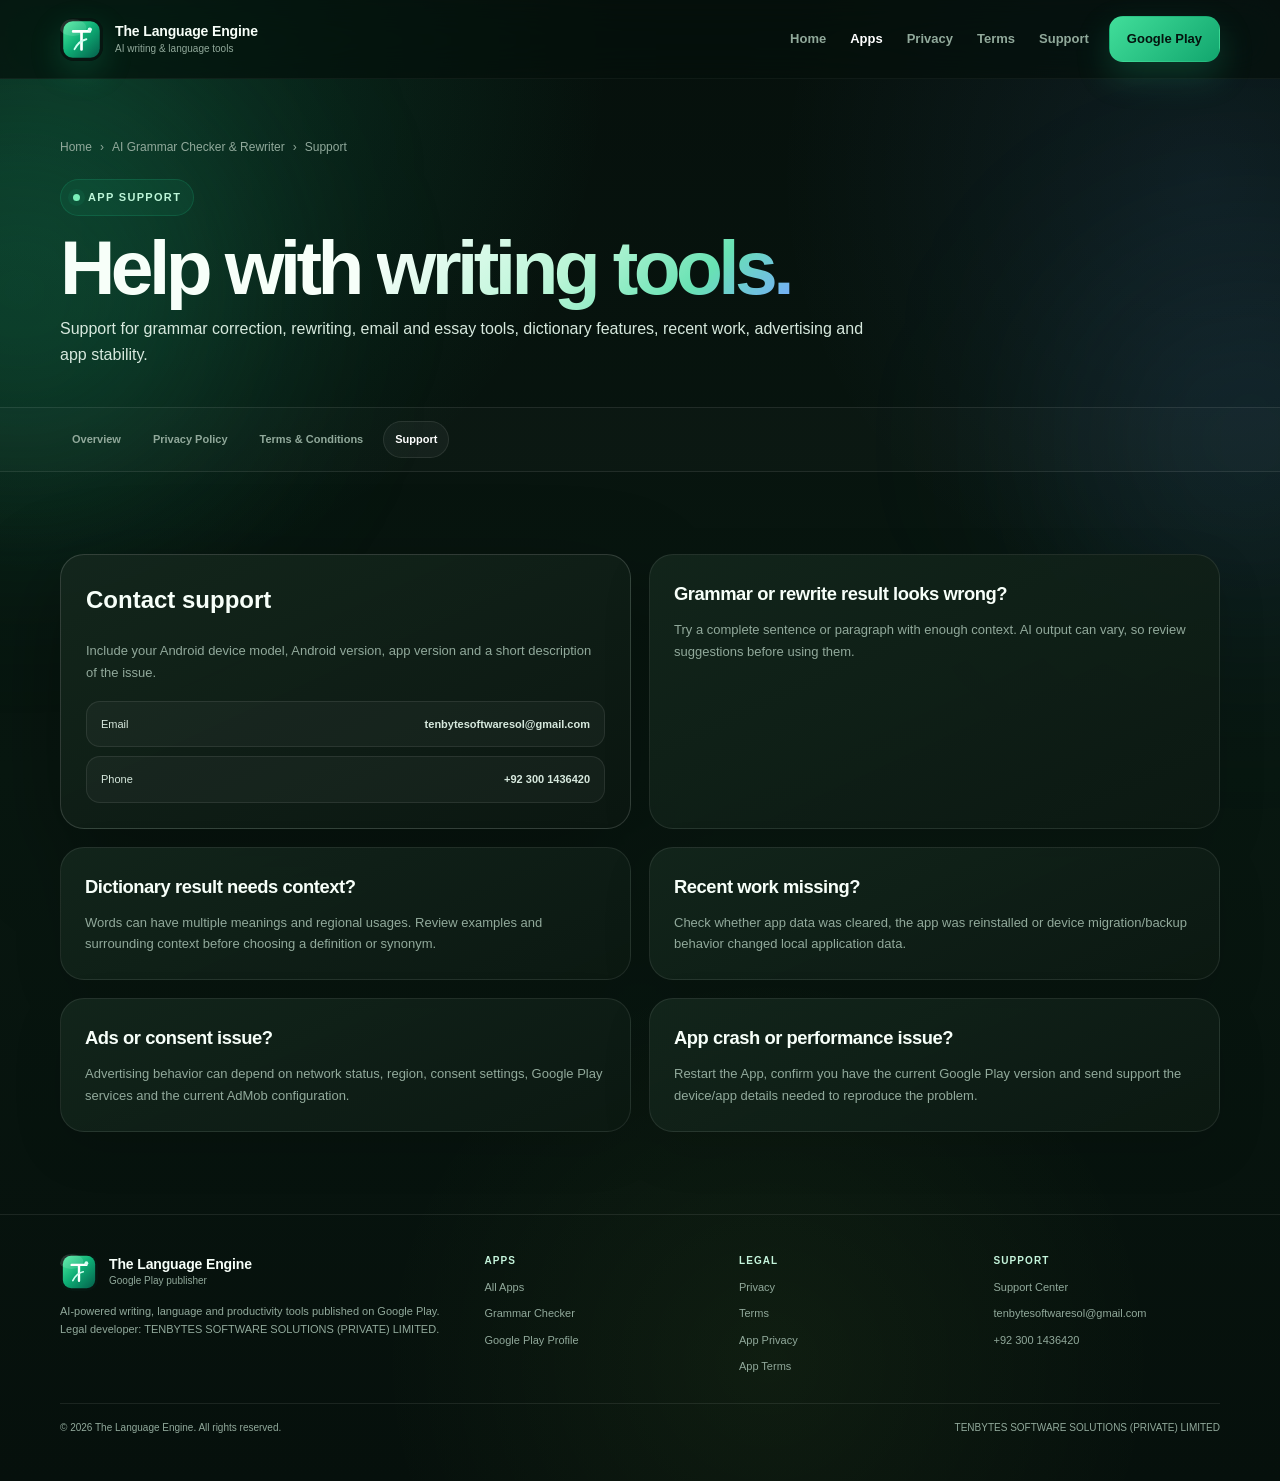
<file: apps/grammar-checker/support/index.html>
<!doctype html><html lang="en"><head>

<meta charset="utf-8">
<meta name="viewport" content="width=device-width,initial-scale=1">
<title>Support — AI Grammar Checker &amp; Rewriter</title>
<meta name="description" content="Official support for AI Grammar Checker &amp; Rewriter by The Language Engine.">
<meta name="author" content="The Language Engine">
<meta name="robots" content="index,follow,max-image-preview:large">
<meta name="theme-color" content="#06100c">
<link rel="canonical" href="https://thelanguageengine.github.io/apps/grammar-checker/support/">
<link rel="icon" href="../../../assets/images/tle-mark.svg" type="image/svg+xml">
<link rel="stylesheet" href="../../../assets/css/site.css?v=1.0.0">
<script defer src="../../../assets/js/site.js?v=1.0.0"></script>
<meta property="og:type" content="website">
<meta property="og:title" content="Support — AI Grammar Checker &amp; Rewriter">
<meta property="og:description" content="Official support for AI Grammar Checker &amp; Rewriter by The Language Engine.">
<meta property="og:url" content="https://thelanguageengine.github.io/apps/grammar-checker/support/">
<meta property="og:image" content="https://thelanguageengine.github.io/assets/images/tle-mark.svg">
<meta name="twitter:card" content="summary_large_image">


</head><body>
<div class="ambient a"></div><div class="ambient b"></div>
<a class="skip-link" href="#main">Skip to content</a>
<header class="site-header">
  <div class="container nav">
    <a class="brand" href="../../../">
      <img src="../../../assets/images/tle-mark.svg" alt="The Language Engine mark">
      <span class="brand-copy"><strong>The Language Engine</strong><small>AI writing & language tools</small></span>
    </a>
    <nav class="desktop-nav" aria-label="Primary"><a href="../../../index.html" >Home</a><a href="../../../apps/" aria-current="page">Apps</a><a href="../../../privacy/" >Privacy</a><a href="../../../terms/" >Terms</a><a href="../../../support/" >Support</a></nav>
    <div class="nav-actions">
      <a class="button button-primary" href="https://play.google.com/store/apps/developer?id=The+Language+Engine" target="_blank" rel="noreferrer">Google Play</a>
      <button class="menu-button" data-menu-button type="button" aria-label="Open menu" aria-expanded="false">☰</button>
    </div>
  </div>
  <div class="container mobile-menu" data-mobile-menu><nav><a href="../../../index.html">Home</a><a href="../../../apps/">Apps</a><a href="../../../privacy/">Privacy</a><a href="../../../terms/">Terms</a><a href="../../../support/">Support</a></nav></div>
</header>

<main id="main"><section class="legal-hero"><div class="container reveal">
<div class="breadcrumbs"><a href="../../../">Home</a><span>›</span><a href="../">AI Grammar Checker & Rewriter</a><span>›</span><span>Support</span></div>
<span class="eyebrow">App support</span><h1>Help with <span class="gradient-text">writing tools.</span></h1>
<p>Support for grammar correction, rewriting, email and essay tools, dictionary features, recent work, advertising and app stability.</p>
</div></section><div class="tabs"><div class="container"><a class="" href="../../../apps/grammar-checker/">Overview</a><a class="" href="../../../apps/grammar-checker/privacy/">Privacy Policy</a><a class="" href="../../../apps/grammar-checker/terms/">Terms & Conditions</a><a class="active" href="../../../apps/grammar-checker/support/">Support</a></div></div>
<section class="section"><div class="container grid-2">
<article class="contact-card reveal"><h2>Contact support</h2><p style="color:var(--muted);font-size:13px">Include your Android device model, Android version, app version and a short description of the issue.</p>
<div class="contact-list"><a href="mailto:tenbytesoftwaresol@gmail.com"><span>Email</span><strong>tenbytesoftwaresol@gmail.com</strong></a><a href="tel:+923001436420"><span>Phone</span><strong>+92 300 1436420</strong></a></div></article>
<article class="card reveal"><h3>Grammar or rewrite result looks wrong?</h3><p>Try a complete sentence or paragraph with enough context. AI output can vary, so review suggestions before using them.</p></article>
<article class="card reveal"><h3>Dictionary result needs context?</h3><p>Words can have multiple meanings and regional usages. Review examples and surrounding context before choosing a definition or synonym.</p></article>
<article class="card reveal"><h3>Recent work missing?</h3><p>Check whether app data was cleared, the app was reinstalled or device migration/backup behavior changed local application data.</p></article>
<article class="card reveal"><h3>Ads or consent issue?</h3><p>Advertising behavior can depend on network status, region, consent settings, Google Play services and the current AdMob configuration.</p></article>
<article class="card reveal"><h3>App crash or performance issue?</h3><p>Restart the App, confirm you have the current Google Play version and send support the device/app details needed to reproduce the problem.</p></article>
</div></section></main>
<footer class="footer">
  <div class="container footer-grid">
    <div>
      <div class="footer-brand">
        <img src="../../../assets/images/tle-mark.svg" alt="">
        <div class="brand-copy"><strong>The Language Engine</strong><small>Google Play publisher</small></div>
      </div>
      <p>AI-powered writing, language and productivity tools published on Google Play. Legal developer: TENBYTES SOFTWARE SOLUTIONS (PRIVATE) LIMITED.</p>
    </div>
    <div class="footer-links">
      <strong>Apps</strong>
      <a href="../../../apps/">All Apps</a>
      <a href="../../../apps/grammar-checker/">Grammar Checker</a>
      <a href="https://play.google.com/store/apps/developer?id=The+Language+Engine" target="_blank" rel="noreferrer">Google Play Profile</a>
    </div>
    <div class="footer-links">
      <strong>Legal</strong>
      <a href="../../../privacy/">Privacy</a>
      <a href="../../../terms/">Terms</a>
      <a href="../../../apps/grammar-checker/privacy/">App Privacy</a>
      <a href="../../../apps/grammar-checker/terms/">App Terms</a>
    </div>
    <div class="footer-links">
      <strong>Support</strong>
      <a href="../../../support/">Support Center</a>
      <a href="mailto:tenbytesoftwaresol@gmail.com">tenbytesoftwaresol@gmail.com</a>
      <a href="tel:+923001436420">+92 300 1436420</a>
    </div>
  </div>
  <div class="container copyright">
    <span>© <span data-year></span> The Language Engine. All rights reserved.</span>
    <span>TENBYTES SOFTWARE SOLUTIONS (PRIVATE) LIMITED</span>
  </div>
</footer>
</body></html>
</file>
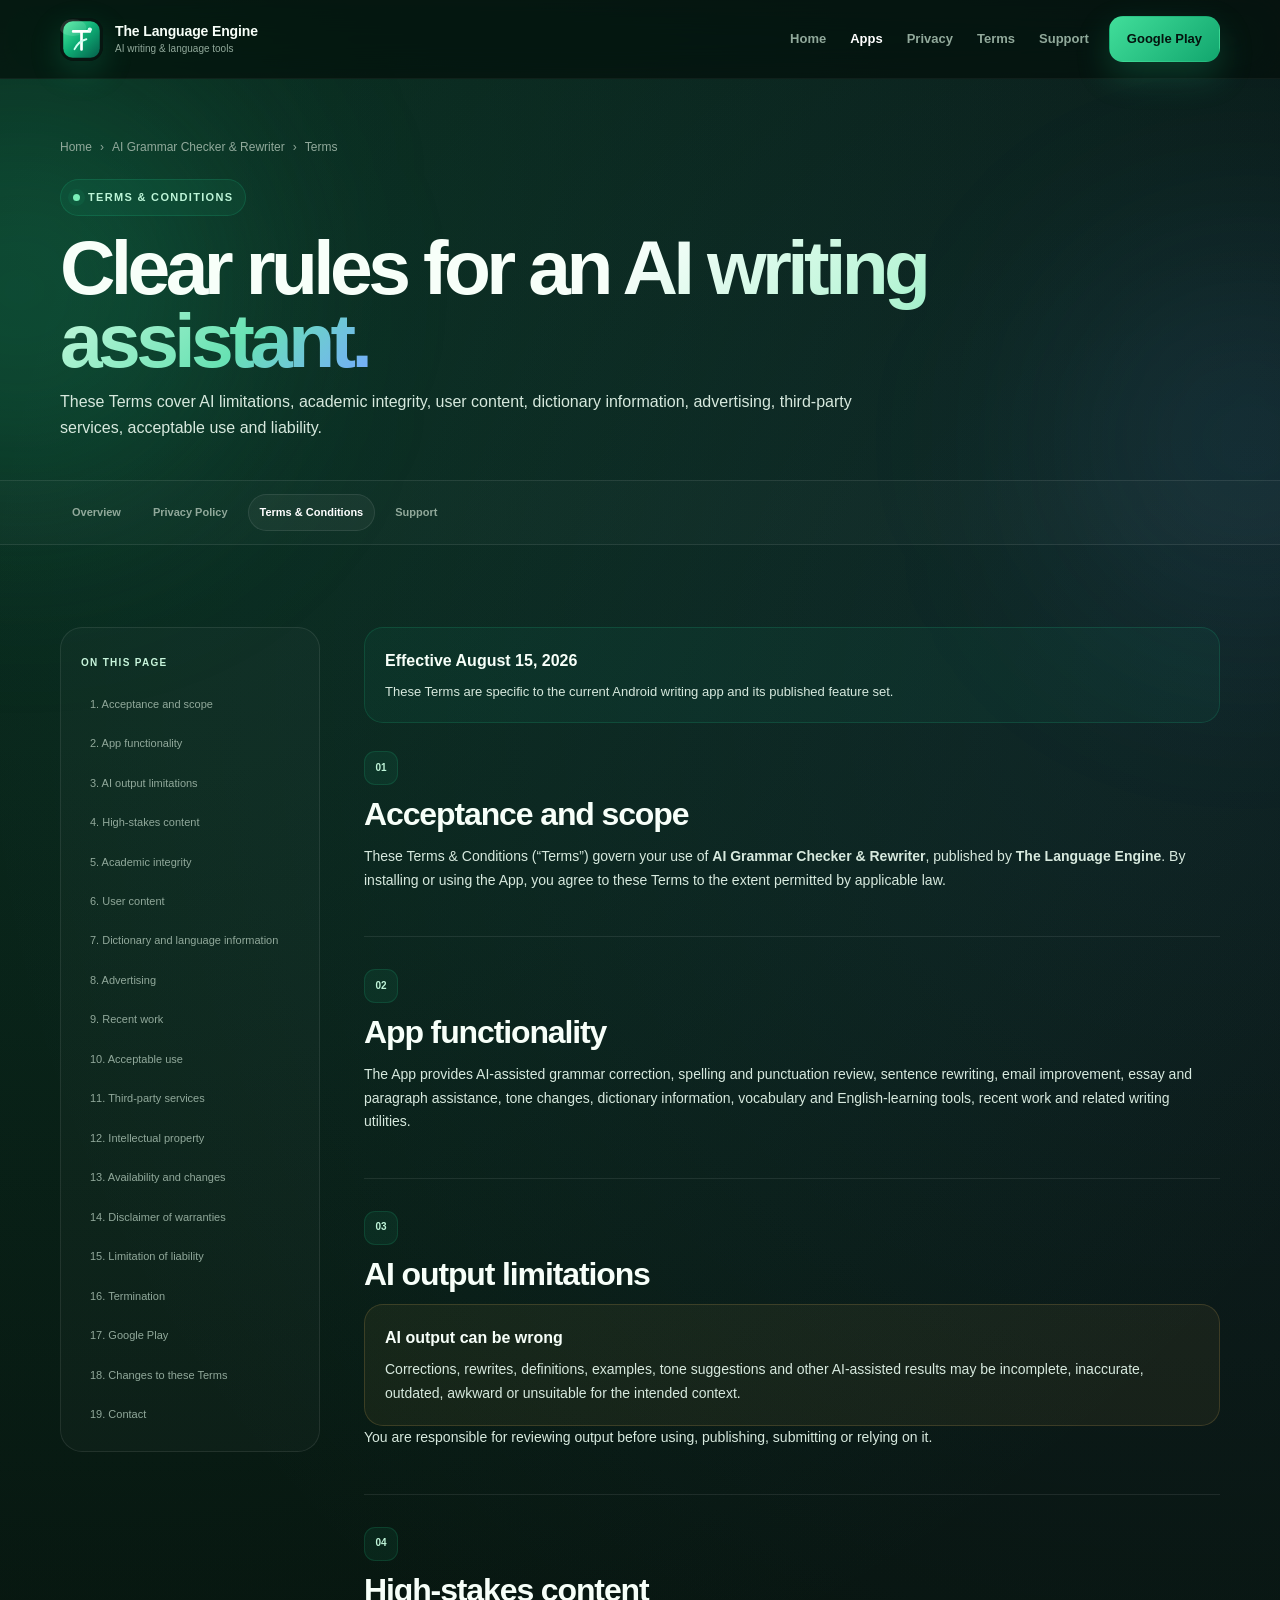
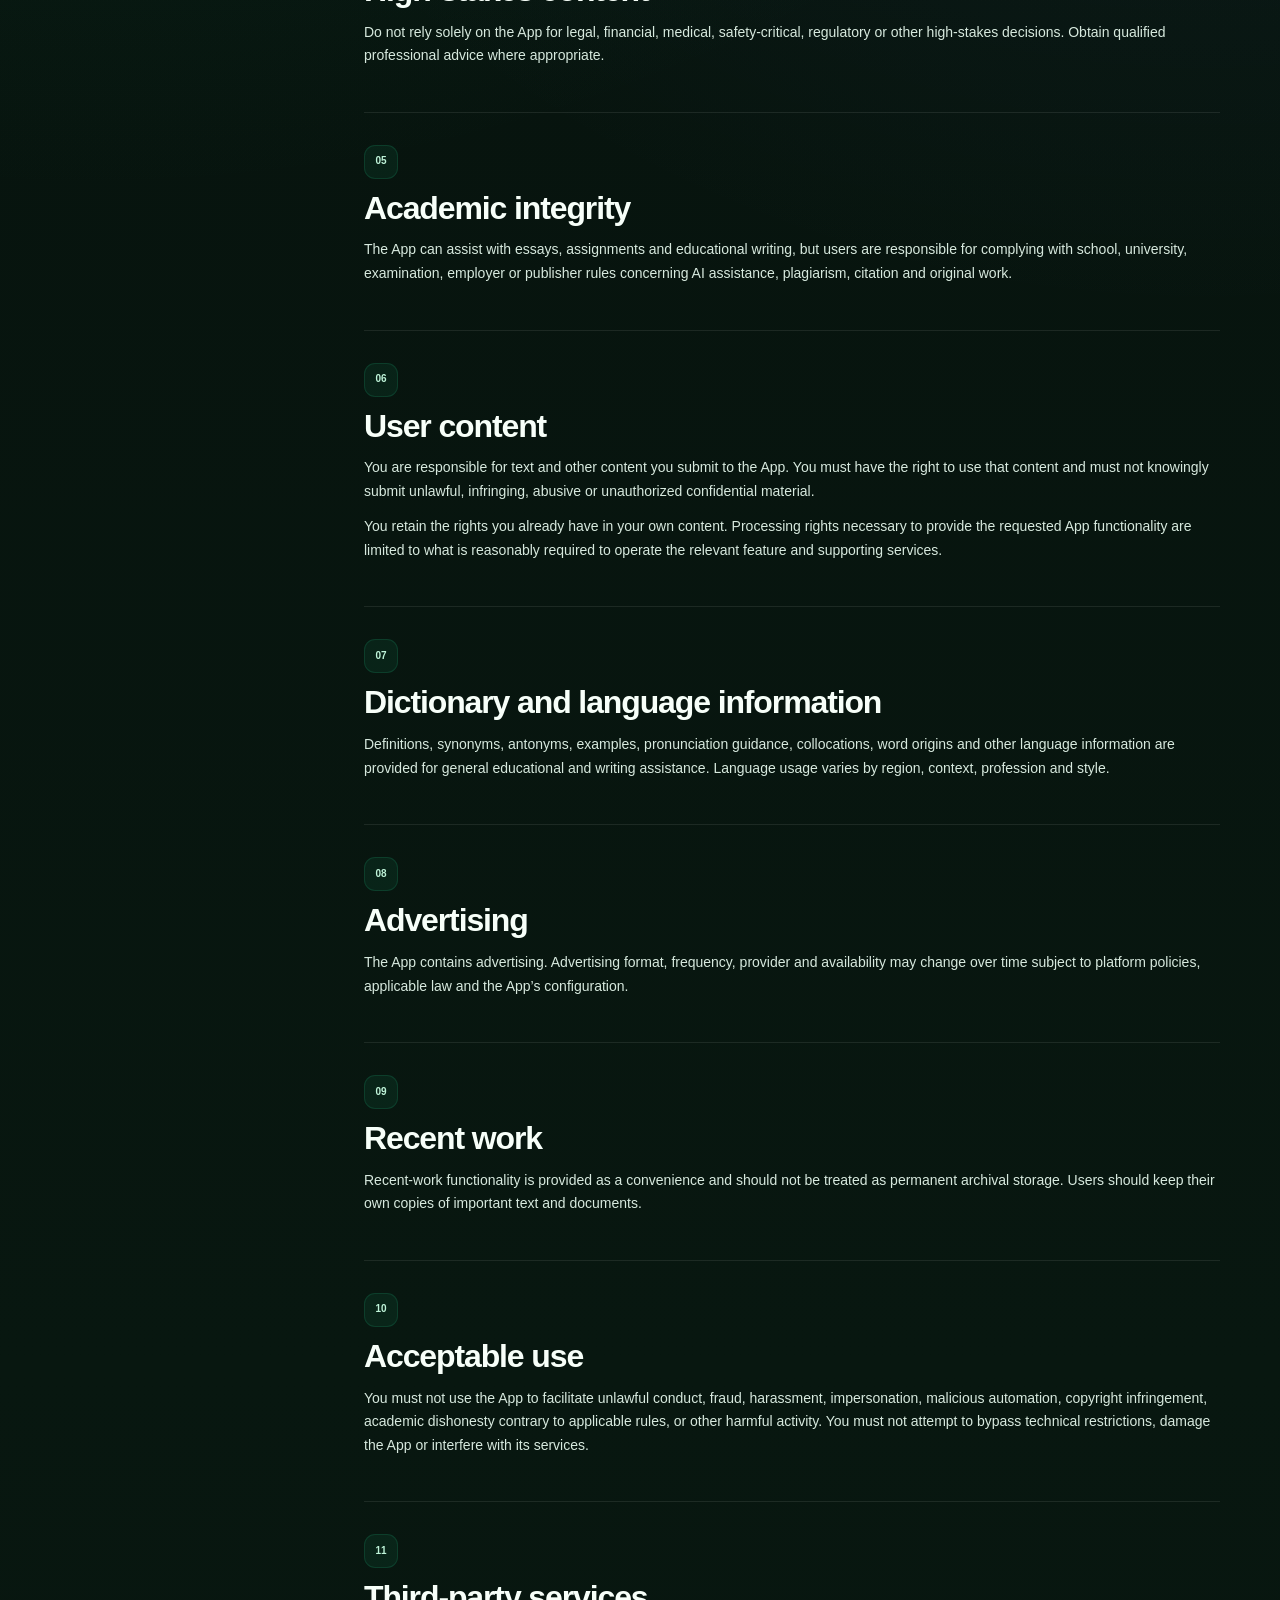
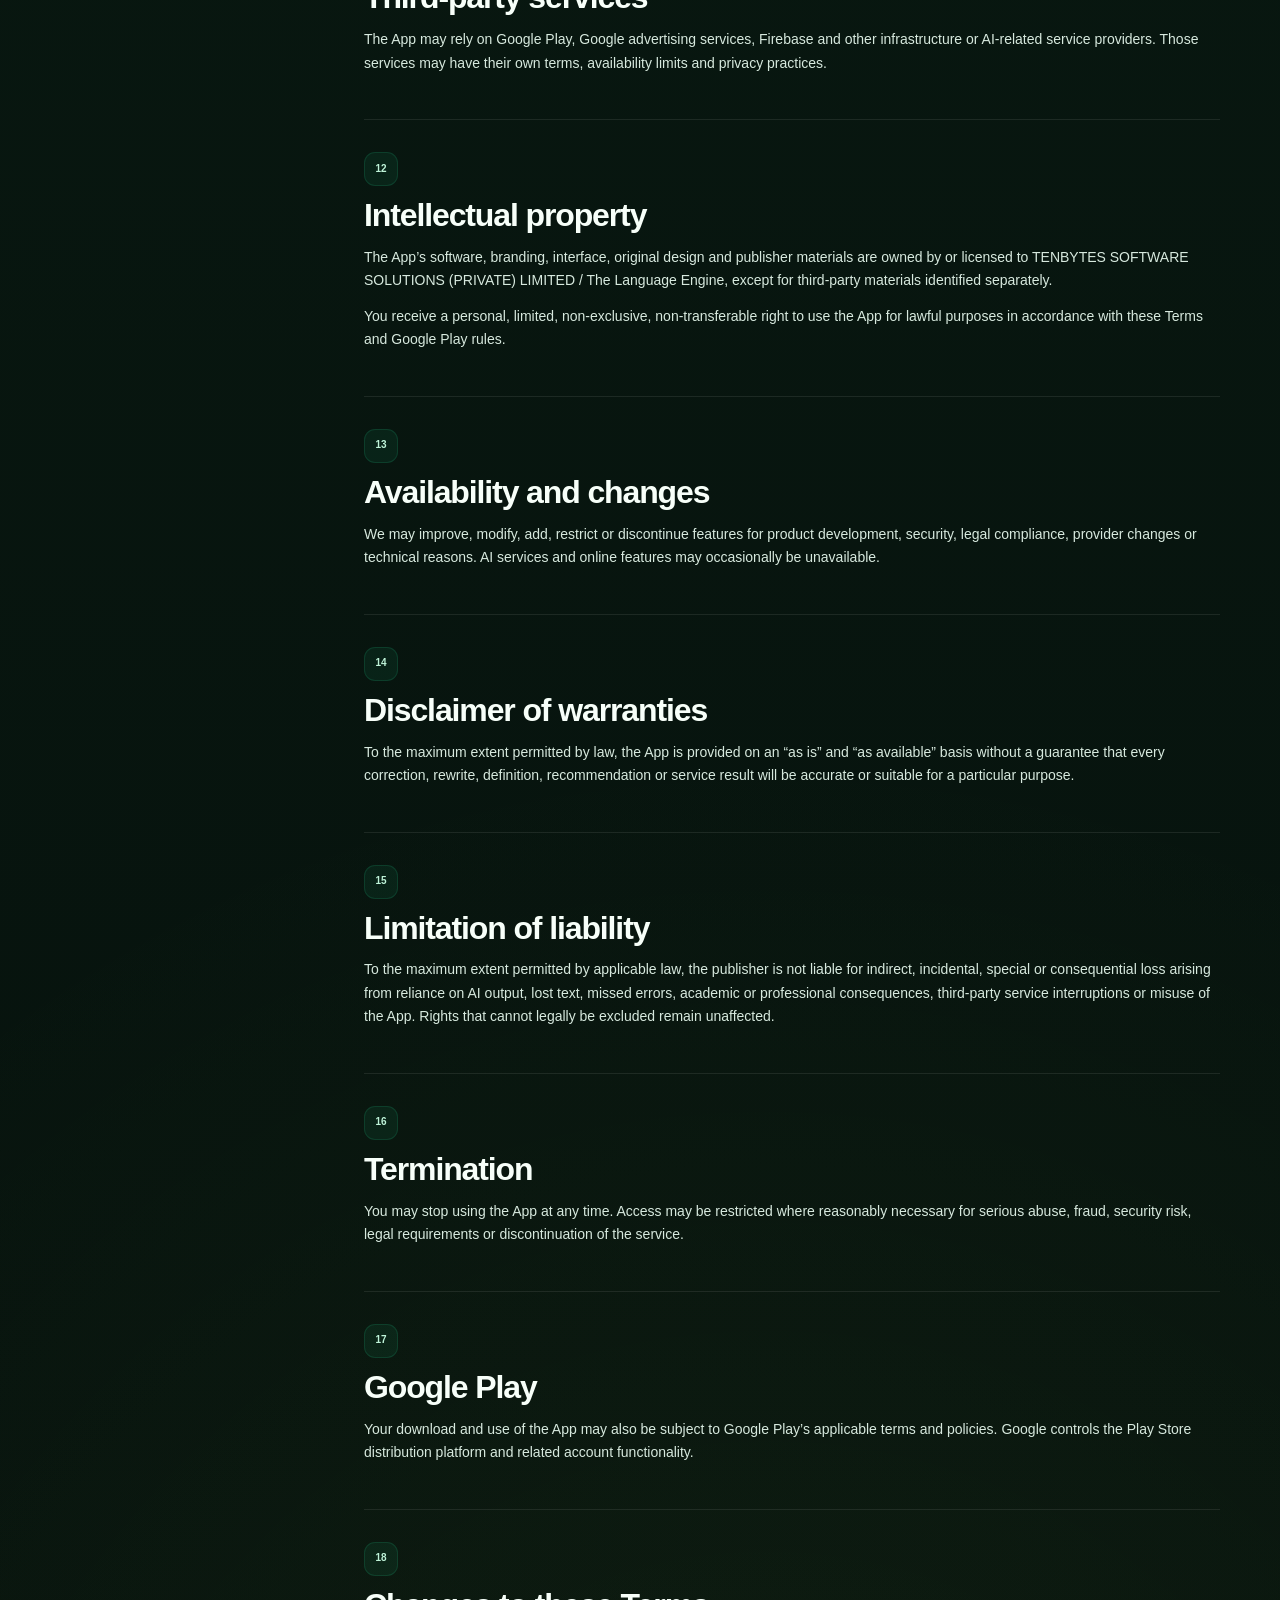
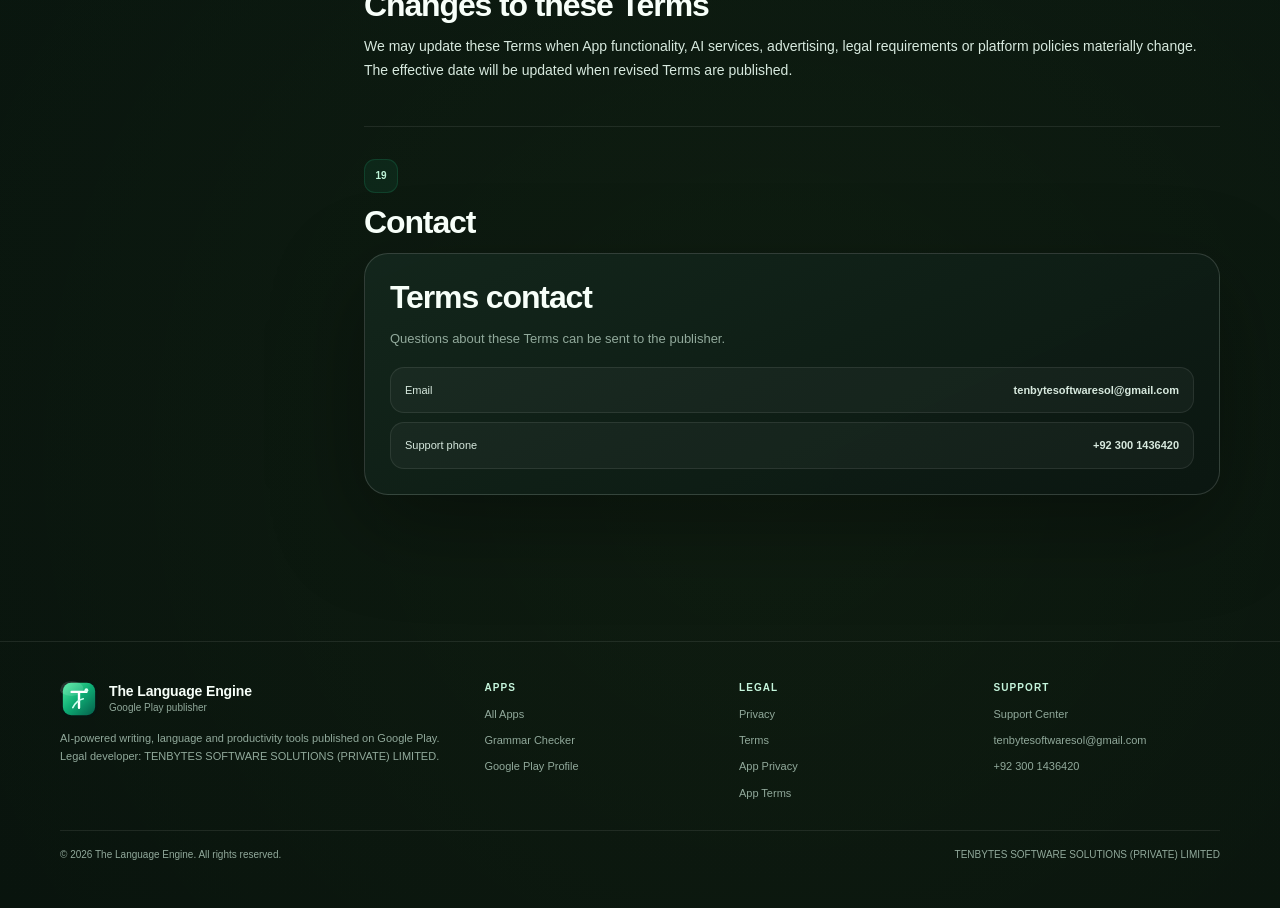
<file: apps/grammar-checker/terms/index.html>
<!doctype html><html lang="en"><head>

<meta charset="utf-8">
<meta name="viewport" content="width=device-width,initial-scale=1">
<title>Terms &amp; Conditions — AI Grammar Checker &amp; Rewriter</title>
<meta name="description" content="Terms and Conditions for AI Grammar Checker &amp; Rewriter by The Language Engine.">
<meta name="author" content="The Language Engine">
<meta name="robots" content="index,follow,max-image-preview:large">
<meta name="theme-color" content="#06100c">
<link rel="canonical" href="https://thelanguageengine.github.io/apps/grammar-checker/terms/">
<link rel="icon" href="../../../assets/images/tle-mark.svg" type="image/svg+xml">
<link rel="stylesheet" href="../../../assets/css/site.css?v=1.0.0">
<script defer src="../../../assets/js/site.js?v=1.0.0"></script>
<meta property="og:type" content="website">
<meta property="og:title" content="Terms &amp; Conditions — AI Grammar Checker &amp; Rewriter">
<meta property="og:description" content="Terms and Conditions for AI Grammar Checker &amp; Rewriter by The Language Engine.">
<meta property="og:url" content="https://thelanguageengine.github.io/apps/grammar-checker/terms/">
<meta property="og:image" content="https://thelanguageengine.github.io/assets/images/tle-mark.svg">
<meta name="twitter:card" content="summary_large_image">


</head><body>
<div class="ambient a"></div><div class="ambient b"></div>
<a class="skip-link" href="#main">Skip to content</a>
<header class="site-header">
  <div class="container nav">
    <a class="brand" href="../../../">
      <img src="../../../assets/images/tle-mark.svg" alt="The Language Engine mark">
      <span class="brand-copy"><strong>The Language Engine</strong><small>AI writing & language tools</small></span>
    </a>
    <nav class="desktop-nav" aria-label="Primary"><a href="../../../index.html" >Home</a><a href="../../../apps/" aria-current="page">Apps</a><a href="../../../privacy/" >Privacy</a><a href="../../../terms/" >Terms</a><a href="../../../support/" >Support</a></nav>
    <div class="nav-actions">
      <a class="button button-primary" href="https://play.google.com/store/apps/developer?id=The+Language+Engine" target="_blank" rel="noreferrer">Google Play</a>
      <button class="menu-button" data-menu-button type="button" aria-label="Open menu" aria-expanded="false">☰</button>
    </div>
  </div>
  <div class="container mobile-menu" data-mobile-menu><nav><a href="../../../index.html">Home</a><a href="../../../apps/">Apps</a><a href="../../../privacy/">Privacy</a><a href="../../../terms/">Terms</a><a href="../../../support/">Support</a></nav></div>
</header>

<main id="main">
<section class="legal-hero"><div class="container reveal">
<div class="breadcrumbs"><a href="../../../">Home</a><span>›</span><a href="../">AI Grammar Checker & Rewriter</a><span>›</span><span>Terms</span></div>
<span class="eyebrow">Terms & Conditions</span><h1>Clear rules for an <span class="gradient-text">AI writing assistant.</span></h1>
<p>These Terms cover AI limitations, academic integrity, user content, dictionary information, advertising, third-party services, acceptable use and liability.</p>
</div></section>
<div class="tabs"><div class="container"><a class="" href="../../../apps/grammar-checker/">Overview</a><a class="" href="../../../apps/grammar-checker/privacy/">Privacy Policy</a><a class="active" href="../../../apps/grammar-checker/terms/">Terms & Conditions</a><a class="" href="../../../apps/grammar-checker/support/">Support</a></div></div>
<section class="section"><div class="container legal-layout">
<aside class="toc reveal"><strong>On this page</strong><nav><a href="#t1">1. Acceptance and scope</a><a href="#t2">2. App functionality</a><a href="#t3">3. AI output limitations</a><a href="#t4">4. High-stakes content</a><a href="#t5">5. Academic integrity</a><a href="#t6">6. User content</a><a href="#t7">7. Dictionary and language information</a><a href="#t8">8. Advertising</a><a href="#t9">9. Recent work</a><a href="#t10">10. Acceptable use</a><a href="#t11">11. Third-party services</a><a href="#t12">12. Intellectual property</a><a href="#t13">13. Availability and changes</a><a href="#t14">14. Disclaimer of warranties</a><a href="#t15">15. Limitation of liability</a><a href="#t16">16. Termination</a><a href="#t17">17. Google Play</a><a href="#t18">18. Changes to these Terms</a><a href="#t19">19. Contact</a></nav></aside>
<article class="document"><div class="callout reveal" style="margin-bottom:28px"><strong>Effective August 15, 2026</strong><p>These Terms are specific to the current Android writing app and its published feature set.</p></div><section id="t1" class="doc-section reveal"><span class="doc-number">01</span><h2>Acceptance and scope</h2>
<p>These Terms & Conditions (“Terms”) govern your use of <strong>AI Grammar Checker & Rewriter</strong>, published by <strong>The Language Engine</strong>. By installing or using the App, you agree to these Terms to the extent permitted by applicable law.</p>
</section><section id="t2" class="doc-section reveal"><span class="doc-number">02</span><h2>App functionality</h2>
<p>The App provides AI-assisted grammar correction, spelling and punctuation review, sentence rewriting, email improvement, essay and paragraph assistance, tone changes, dictionary information, vocabulary and English-learning tools, recent work and related writing utilities.</p>
</section><section id="t3" class="doc-section reveal"><span class="doc-number">03</span><h2>AI output limitations</h2>
<div class="callout warning"><strong>AI output can be wrong</strong><p>Corrections, rewrites, definitions, examples, tone suggestions and other AI-assisted results may be incomplete, inaccurate, outdated, awkward or unsuitable for the intended context.</p></div>
<p>You are responsible for reviewing output before using, publishing, submitting or relying on it.</p>
</section><section id="t4" class="doc-section reveal"><span class="doc-number">04</span><h2>High-stakes content</h2>
<p>Do not rely solely on the App for legal, financial, medical, safety-critical, regulatory or other high-stakes decisions. Obtain qualified professional advice where appropriate.</p>
</section><section id="t5" class="doc-section reveal"><span class="doc-number">05</span><h2>Academic integrity</h2>
<p>The App can assist with essays, assignments and educational writing, but users are responsible for complying with school, university, examination, employer or publisher rules concerning AI assistance, plagiarism, citation and original work.</p>
</section><section id="t6" class="doc-section reveal"><span class="doc-number">06</span><h2>User content</h2>
<p>You are responsible for text and other content you submit to the App. You must have the right to use that content and must not knowingly submit unlawful, infringing, abusive or unauthorized confidential material.</p>
<p>You retain the rights you already have in your own content. Processing rights necessary to provide the requested App functionality are limited to what is reasonably required to operate the relevant feature and supporting services.</p>
</section><section id="t7" class="doc-section reveal"><span class="doc-number">07</span><h2>Dictionary and language information</h2>
<p>Definitions, synonyms, antonyms, examples, pronunciation guidance, collocations, word origins and other language information are provided for general educational and writing assistance. Language usage varies by region, context, profession and style.</p>
</section><section id="t8" class="doc-section reveal"><span class="doc-number">08</span><h2>Advertising</h2>
<p>The App contains advertising. Advertising format, frequency, provider and availability may change over time subject to platform policies, applicable law and the App’s configuration.</p>
</section><section id="t9" class="doc-section reveal"><span class="doc-number">09</span><h2>Recent work</h2>
<p>Recent-work functionality is provided as a convenience and should not be treated as permanent archival storage. Users should keep their own copies of important text and documents.</p>
</section><section id="t10" class="doc-section reveal"><span class="doc-number">10</span><h2>Acceptable use</h2>
<p>You must not use the App to facilitate unlawful conduct, fraud, harassment, impersonation, malicious automation, copyright infringement, academic dishonesty contrary to applicable rules, or other harmful activity. You must not attempt to bypass technical restrictions, damage the App or interfere with its services.</p>
</section><section id="t11" class="doc-section reveal"><span class="doc-number">11</span><h2>Third-party services</h2>
<p>The App may rely on Google Play, Google advertising services, Firebase and other infrastructure or AI-related service providers. Those services may have their own terms, availability limits and privacy practices.</p>
</section><section id="t12" class="doc-section reveal"><span class="doc-number">12</span><h2>Intellectual property</h2>
<p>The App’s software, branding, interface, original design and publisher materials are owned by or licensed to TENBYTES SOFTWARE SOLUTIONS (PRIVATE) LIMITED / The Language Engine, except for third-party materials identified separately.</p>
<p>You receive a personal, limited, non-exclusive, non-transferable right to use the App for lawful purposes in accordance with these Terms and Google Play rules.</p>
</section><section id="t13" class="doc-section reveal"><span class="doc-number">13</span><h2>Availability and changes</h2>
<p>We may improve, modify, add, restrict or discontinue features for product development, security, legal compliance, provider changes or technical reasons. AI services and online features may occasionally be unavailable.</p>
</section><section id="t14" class="doc-section reveal"><span class="doc-number">14</span><h2>Disclaimer of warranties</h2>
<p>To the maximum extent permitted by law, the App is provided on an “as is” and “as available” basis without a guarantee that every correction, rewrite, definition, recommendation or service result will be accurate or suitable for a particular purpose.</p>
</section><section id="t15" class="doc-section reveal"><span class="doc-number">15</span><h2>Limitation of liability</h2>
<p>To the maximum extent permitted by applicable law, the publisher is not liable for indirect, incidental, special or consequential loss arising from reliance on AI output, lost text, missed errors, academic or professional consequences, third-party service interruptions or misuse of the App. Rights that cannot legally be excluded remain unaffected.</p>
</section><section id="t16" class="doc-section reveal"><span class="doc-number">16</span><h2>Termination</h2>
<p>You may stop using the App at any time. Access may be restricted where reasonably necessary for serious abuse, fraud, security risk, legal requirements or discontinuation of the service.</p>
</section><section id="t17" class="doc-section reveal"><span class="doc-number">17</span><h2>Google Play</h2>
<p>Your download and use of the App may also be subject to Google Play’s applicable terms and policies. Google controls the Play Store distribution platform and related account functionality.</p>
</section><section id="t18" class="doc-section reveal"><span class="doc-number">18</span><h2>Changes to these Terms</h2>
<p>We may update these Terms when App functionality, AI services, advertising, legal requirements or platform policies materially change. The effective date will be updated when revised Terms are published.</p>
</section><section id="t19" class="doc-section reveal"><span class="doc-number">19</span><h2>Contact</h2>
<div class="contact-card">
<h2>Terms contact</h2>
<p style="color:var(--muted);font-size:13px">Questions about these Terms can be sent to the publisher.</p>
<div class="contact-list">
<a href="mailto:tenbytesoftwaresol@gmail.com"><span>Email</span><strong>tenbytesoftwaresol@gmail.com</strong></a>
<a href="tel:+923001436420"><span>Support phone</span><strong>+92 300 1436420</strong></a>
</div>
</div>
</section></article>
</div></section></main>
<footer class="footer">
  <div class="container footer-grid">
    <div>
      <div class="footer-brand">
        <img src="../../../assets/images/tle-mark.svg" alt="">
        <div class="brand-copy"><strong>The Language Engine</strong><small>Google Play publisher</small></div>
      </div>
      <p>AI-powered writing, language and productivity tools published on Google Play. Legal developer: TENBYTES SOFTWARE SOLUTIONS (PRIVATE) LIMITED.</p>
    </div>
    <div class="footer-links">
      <strong>Apps</strong>
      <a href="../../../apps/">All Apps</a>
      <a href="../../../apps/grammar-checker/">Grammar Checker</a>
      <a href="https://play.google.com/store/apps/developer?id=The+Language+Engine" target="_blank" rel="noreferrer">Google Play Profile</a>
    </div>
    <div class="footer-links">
      <strong>Legal</strong>
      <a href="../../../privacy/">Privacy</a>
      <a href="../../../terms/">Terms</a>
      <a href="../../../apps/grammar-checker/privacy/">App Privacy</a>
      <a href="../../../apps/grammar-checker/terms/">App Terms</a>
    </div>
    <div class="footer-links">
      <strong>Support</strong>
      <a href="../../../support/">Support Center</a>
      <a href="mailto:tenbytesoftwaresol@gmail.com">tenbytesoftwaresol@gmail.com</a>
      <a href="tel:+923001436420">+92 300 1436420</a>
    </div>
  </div>
  <div class="container copyright">
    <span>© <span data-year></span> The Language Engine. All rights reserved.</span>
    <span>TENBYTES SOFTWARE SOLUTIONS (PRIVATE) LIMITED</span>
  </div>
</footer>
</body></html>
</file>
<file: assets/css/site.css>
:root{
  --bg:#06100c;
  --bg2:#081710;
  --surface:#0e1d16;
  --surface2:#12251c;
  --surface3:#172d23;
  --text:#f7fff9;
  --soft:#d7e9de;
  --muted:#91a99b;
  --line:rgba(255,255,255,.085);
  --line-strong:rgba(255,255,255,.15);
  --green:#1fc889;
  --green2:#79efb8;
  --mint:#c4ffdf;
  --lime:#b5ff5d;
  --blue:#66a3ff;
  --amber:#f2be61;
  --red:#ff9088;
  --container:1160px;
  --header:78px;
  --radius:24px;
  --shadow:0 30px 90px rgba(0,0,0,.34);
}
*{box-sizing:border-box}
html{scroll-behavior:smooth;scroll-padding-top:98px}
body{
  margin:0;color:var(--text);
  font-family:-apple-system,BlinkMacSystemFont,"SF Pro Display","SF Pro Text","Inter","Segoe UI",Roboto,Arial,sans-serif;
  line-height:1.68;-webkit-font-smoothing:antialiased;overflow-x:hidden;
  background:
    radial-gradient(circle at 7% 4%,rgba(31,200,137,.18),transparent 28%),
    radial-gradient(circle at 94% 12%,rgba(102,163,255,.09),transparent 24%),
    radial-gradient(circle at 60% 92%,rgba(181,255,93,.05),transparent 25%),
    linear-gradient(180deg,var(--bg),var(--bg2) 52%,var(--bg));
}
a{color:inherit;text-decoration:none}
img{display:block;max-width:100%}
button{font:inherit}
.container{width:min(calc(100% - 40px),var(--container));margin-inline:auto}
.skip-link{position:fixed;left:12px;top:12px;transform:translateY(-180%);z-index:999;background:#fff;color:#08110d;padding:10px 14px;border-radius:10px}
.skip-link:focus{transform:none}
.ambient{position:fixed;border-radius:999px;filter:blur(110px);pointer-events:none;z-index:-1}
.ambient.a{width:420px;height:420px;left:-190px;top:80px;background:rgba(31,200,137,.20)}
.ambient.b{width:360px;height:360px;right:-150px;top:260px;background:rgba(102,163,255,.10)}

.site-header{
  position:sticky;top:0;z-index:100;min-height:var(--header);
  background:rgba(6,16,12,.72);
  border-bottom:1px solid rgba(255,255,255,.045);
  backdrop-filter:blur(20px) saturate(145%);
  -webkit-backdrop-filter:blur(20px) saturate(145%);
}
.nav{min-height:var(--header);display:flex;align-items:center;gap:20px}
.brand{display:flex;align-items:center;gap:12px;min-width:0}
.brand img{width:43px;height:43px;border-radius:14px;box-shadow:0 11px 32px rgba(31,200,137,.2)}
.brand-copy{display:grid;min-width:0;line-height:1.05}
.brand-copy strong{font-size:14px;letter-spacing:-.01em}
.brand-copy small{margin-top:5px;color:var(--muted);font-size:10px;white-space:nowrap;overflow:hidden;text-overflow:ellipsis}
.desktop-nav{display:flex;align-items:center;gap:24px;margin-left:auto}
.desktop-nav a{font-size:13px;font-weight:670;color:var(--muted);transition:.2s}
.desktop-nav a:hover,.desktop-nav a[aria-current="page"]{color:#fff}
.nav-actions{display:flex;align-items:center;gap:10px}
.menu-button{display:none;width:42px;height:42px;border-radius:13px;border:1px solid var(--line);background:rgba(255,255,255,.04);color:#fff}
.mobile-menu{display:none;padding-bottom:18px}
.mobile-menu.open{display:block}
.mobile-menu nav{display:grid;gap:8px}
.mobile-menu a{padding:13px 14px;border-radius:14px;background:rgba(255,255,255,.035);border:1px solid var(--line);font-weight:700;color:var(--soft)}

.button{
  min-height:46px;padding:0 17px;border-radius:14px;display:inline-flex;align-items:center;justify-content:center;gap:8px;
  border:1px solid transparent;font-size:13px;font-weight:820;transition:transform .2s ease,box-shadow .2s ease,background .2s ease,border-color .2s ease
}
.button:hover{transform:translateY(-2px)}
.button-primary{background:linear-gradient(135deg,#41de9a,#12a66e);color:#04140e;box-shadow:0 14px 34px rgba(31,200,137,.22)}
.button-secondary{background:rgba(255,255,255,.045);border-color:var(--line-strong);color:#fff}
.button-ghost{background:transparent;border-color:var(--line);color:var(--soft)}

.hero{padding:72px 0 56px}
.hero-grid{display:grid;grid-template-columns:minmax(0,1.08fr) minmax(300px,.72fr);gap:58px;align-items:center}
.kicker,.eyebrow{
  display:inline-flex;align-items:center;gap:8px;padding:8px 12px;border-radius:999px;
  background:rgba(31,200,137,.08);border:1px solid rgba(31,200,137,.18);
  color:#bdf5d8;font-size:11px;font-weight:820;letter-spacing:.12em;text-transform:uppercase
}
.kicker::before,.eyebrow::before{content:"";width:7px;height:7px;border-radius:50%;background:var(--green2);box-shadow:0 0 0 5px rgba(31,200,137,.08)}
.hero h1{margin:18px 0 16px;font-size:clamp(3rem,7vw,6.3rem);line-height:.92;letter-spacing:-.067em}
.hero h1 span,.gradient-text{
  background:linear-gradient(135deg,#fff 0%,#b8f5d6 48%,#68e2b3 76%,#75a9ff 100%);
  -webkit-background-clip:text;background-clip:text;color:transparent
}
.hero-lead{margin:0;max-width:780px;color:var(--soft);font-size:clamp(1rem,1.8vw,1.2rem)}
.hero-actions{display:flex;gap:12px;flex-wrap:wrap;margin-top:27px}
.micro{margin-top:17px;color:var(--muted);font-size:11px}

.hero-card{
  position:relative;padding:26px;border-radius:32px;overflow:hidden;
  background:linear-gradient(155deg,rgba(20,43,32,.97),rgba(10,24,17,.98));
  border:1px solid var(--line-strong);box-shadow:var(--shadow)
}
.hero-card::after{content:"";position:absolute;inset:auto -60px -80px auto;width:190px;height:190px;border-radius:50%;background:rgba(31,200,137,.12);filter:blur(10px)}
.hero-card .mark{width:88px;height:88px;border-radius:25px;margin-bottom:24px}
.hero-card h2{font-size:1.8rem;line-height:1.05;letter-spacing:-.04em;margin:0 0 10px}
.hero-card p{margin:0;color:var(--muted);font-size:13px}
.stat-grid{display:grid;grid-template-columns:1fr 1fr;gap:10px;margin-top:22px;position:relative;z-index:2}
.stat{padding:13px;border-radius:15px;background:rgba(255,255,255,.04);border:1px solid var(--line)}
.stat strong,.stat span{display:block}.stat strong{font-size:12px}.stat span{margin-top:4px;color:var(--muted);font-size:10px}

.section{padding:82px 0}
.section-tight{padding:55px 0}
.section-head{display:flex;justify-content:space-between;gap:30px;align-items:end;margin-bottom:30px}
.section-head .copy{max-width:750px}
.section-head h2{margin:11px 0 9px;font-size:clamp(2rem,4vw,3.4rem);line-height:1;letter-spacing:-.055em}
.section-head p{margin:0;color:var(--muted);font-size:14px}

.grid-3{display:grid;grid-template-columns:repeat(3,minmax(0,1fr));gap:18px}
.grid-2{display:grid;grid-template-columns:repeat(2,minmax(0,1fr));gap:18px}
.card{
  min-width:0;padding:24px;border-radius:24px;
  background:linear-gradient(155deg,rgba(20,39,29,.88),rgba(12,25,18,.94));
  border:1px solid var(--line);box-shadow:0 18px 50px rgba(0,0,0,.12)
}
.card h3{margin:0 0 9px;font-size:1.15rem;letter-spacing:-.025em}
.card p{margin:0;color:var(--muted);font-size:13px}
.card .icon{width:40px;height:40px;border-radius:13px;display:grid;place-items:center;margin-bottom:17px;background:rgba(31,200,137,.09);border:1px solid rgba(31,200,137,.16);color:var(--mint);font-weight:900}

.app-feature{
  display:grid;grid-template-columns:150px minmax(0,1fr);gap:24px;align-items:center;
  padding:25px;border-radius:28px;background:linear-gradient(155deg,rgba(20,39,29,.94),rgba(11,23,17,.98));
  border:1px solid var(--line-strong)
}
.app-icon{width:130px;height:130px;border-radius:30px;object-fit:cover;box-shadow:0 18px 44px rgba(0,0,0,.26)}
.app-feature h3{font-size:2rem;line-height:1.04;letter-spacing:-.045em;margin:0 0 8px}
.app-feature p{margin:0;color:var(--muted)}
.app-meta{display:flex;flex-wrap:wrap;gap:8px;margin:14px 0 0}
.pill{padding:7px 10px;border-radius:999px;border:1px solid var(--line);background:rgba(255,255,255,.035);font-size:10px;color:var(--soft);font-weight:720}

.screens{display:flex;gap:14px;overflow-x:auto;padding:6px 2px 18px;scroll-snap-type:x proximity;scrollbar-width:thin}
.screen{flex:0 0 205px;scroll-snap-align:start;border-radius:25px;overflow:hidden;border:1px solid var(--line-strong);background:#082019;box-shadow:0 18px 40px rgba(0,0,0,.2)}
.screen img{width:100%;height:auto;aspect-ratio:526/296;object-fit:cover}
.screen small{display:block;padding:10px 12px;color:var(--muted);font-size:10px}

.split{display:grid;grid-template-columns:minmax(0,1fr) minmax(280px,.72fr);gap:36px;align-items:start}
.list{display:grid;gap:10px;margin-top:18px}
.list-row{display:flex;gap:12px;padding:14px 15px;border-radius:16px;background:rgba(255,255,255,.03);border:1px solid var(--line)}
.list-row b{font-size:12px}.list-row span{display:block;margin-top:3px;color:var(--muted);font-size:11px}
.dot{width:9px;height:9px;border-radius:50%;background:var(--green2);margin-top:5px;box-shadow:0 0 0 5px rgba(31,200,137,.07);flex:0 0 auto}

.callout{padding:20px;border-radius:19px;background:rgba(31,200,137,.055);border:1px solid rgba(31,200,137,.17)}
.callout.warning{background:rgba(242,190,97,.055);border-color:rgba(242,190,97,.17)}
.callout.danger{background:rgba(255,144,136,.05);border-color:rgba(255,144,136,.16)}
.callout strong{display:block;margin-bottom:6px}
.callout p{margin:0!important;color:var(--soft);font-size:13px}

.breadcrumbs{display:flex;flex-wrap:wrap;gap:8px;color:var(--muted);font-size:12px;margin-bottom:22px}
.breadcrumbs a:hover{color:#fff}
.legal-hero{padding:58px 0 38px}
.legal-hero h1{margin:15px 0 12px;font-size:clamp(2.7rem,6vw,5.2rem);line-height:.95;letter-spacing:-.06em}
.legal-hero p{max-width:820px;margin:0;color:var(--soft)}
.tabs{border-block:1px solid var(--line);background:rgba(255,255,255,.018)}
.tabs .container{display:flex;gap:8px;overflow-x:auto;padding-block:13px;scrollbar-width:none}
.tabs .container::-webkit-scrollbar{display:none}
.tabs a{white-space:nowrap;padding:8px 11px;border-radius:999px;color:var(--muted);font-size:11px;font-weight:760;border:1px solid transparent}
.tabs a.active,.tabs a:hover{color:#fff;background:rgba(255,255,255,.045);border-color:var(--line)}

.legal-layout{display:grid;grid-template-columns:260px minmax(0,1fr);gap:44px;align-items:start}
.toc{position:sticky;top:105px;padding:20px;border-radius:22px;border:1px solid var(--line);background:rgba(255,255,255,.025)}
.toc strong{font-size:10px;text-transform:uppercase;letter-spacing:.13em;color:#c8f5dc}
.toc nav{display:grid;gap:7px;margin-top:13px}
.toc a{padding:7px 9px;border-radius:9px;color:var(--muted);font-size:11px}
.toc a:hover{color:#fff;background:rgba(255,255,255,.04)}
.document{min-width:0}
.doc-section{padding-bottom:32px;margin-bottom:32px;border-bottom:1px solid var(--line);scroll-margin-top:110px}
.doc-section:last-child{border-bottom:0}
.doc-number{display:inline-grid;place-items:center;min-width:34px;height:34px;padding-inline:8px;border-radius:11px;background:rgba(31,200,137,.08);border:1px solid rgba(31,200,137,.16);color:#bff4d9;font-size:10px;font-weight:900;margin-bottom:11px}
.doc-section h2{margin:0 0 12px;font-size:clamp(1.4rem,3vw,2rem);letter-spacing:-.035em;line-height:1.15}
.doc-section h3{margin:22px 0 8px;font-size:1rem}
.doc-section p,.doc-section li{color:var(--soft);font-size:14px}
.doc-section p{margin:0 0 12px}
.doc-section ul{padding-left:20px}.doc-section li{margin:7px 0}
.inline-link{color:#bff4d9;text-decoration:underline;text-decoration-color:rgba(191,244,217,.35);text-underline-offset:3px}
.info-grid{display:grid;gap:10px;margin-top:16px}
.info-row{display:grid;grid-template-columns:170px 1fr 1fr;gap:14px;padding:14px;border-radius:15px;background:rgba(255,255,255,.03);border:1px solid var(--line)}
.info-row strong{font-size:11px}.info-row span{font-size:11px;color:var(--muted)}

.contact-card{padding:25px;border-radius:24px;background:linear-gradient(155deg,rgba(20,39,29,.94),rgba(11,23,17,.98));border:1px solid var(--line-strong);box-shadow:var(--shadow)}
.contact-card h2,.contact-card h3{margin-top:0}
.contact-list{display:grid;gap:9px;margin-top:17px}
.contact-list a,.contact-line{display:flex;justify-content:space-between;gap:16px;padding:13px 14px;border-radius:14px;background:rgba(255,255,255,.035);border:1px solid var(--line);font-size:11px;color:var(--soft)}
.contact-list a:hover{background:rgba(255,255,255,.055)}

.footer{padding:38px 0 44px;border-top:1px solid var(--line)}
.footer-grid{display:grid;grid-template-columns:1.4fr .8fr .8fr .8fr;gap:28px}
.footer-brand{display:flex;gap:11px;align-items:center}
.footer-brand img{width:38px;height:38px;border-radius:12px}
.footer p{margin:11px 0 0;color:var(--muted);font-size:11px;max-width:420px}
.footer-links{display:grid;gap:8px;align-content:start}
.footer-links strong{font-size:10px;color:#c5f5dc;text-transform:uppercase;letter-spacing:.11em}
.footer-links a{font-size:11px;color:var(--muted)}.footer-links a:hover{color:#fff}
.copyright{display:flex;justify-content:space-between;gap:20px;margin-top:28px;padding-top:16px;border-top:1px solid var(--line);font-size:10px;color:var(--muted)}

.reveal{opacity:0;transform:translateY(15px);transition:opacity .55s ease,transform .55s ease}
.reveal.visible{opacity:1;transform:none}

@media(max-width:930px){
  .desktop-nav,.nav-actions>.button{display:none}.menu-button{display:block}.nav-actions{margin-left:auto}
  .hero-grid,.split,.legal-layout{grid-template-columns:1fr}
  .toc{position:static}.toc nav{grid-template-columns:1fr 1fr}
  .grid-3{grid-template-columns:1fr 1fr}.footer-grid{grid-template-columns:1fr 1fr}.footer-grid>div:first-child{grid-column:1/-1}
}
@media(max-width:640px){
  .container{width:min(calc(100% - 26px),var(--container))}
  .hero{padding-top:48px}.hero h1{font-size:clamp(3rem,15vw,4.5rem)}
  .hero-actions{display:grid}.hero-actions .button{width:100%}
  .grid-3,.grid-2{grid-template-columns:1fr}
  .app-feature{grid-template-columns:1fr}.app-icon{width:100px;height:100px}
  .section-head{display:block}.section-head .button{margin-top:16px}
  .toc nav{grid-template-columns:1fr}.info-row{grid-template-columns:1fr}
  .footer-grid{grid-template-columns:1fr}.footer-grid>div:first-child{grid-column:auto}
  .copyright{flex-direction:column}
}
@media(prefers-reduced-motion:reduce){
  html{scroll-behavior:auto}*{transition:none!important}.reveal{opacity:1;transform:none}
}
:focus-visible{outline:3px solid rgba(121,239,184,.55);outline-offset:3px;border-radius:7px}
</file>
<file: apps/depth-lock-screen/styles.css>
:root{
  --bg:#090a0d;
  --surface:#111319;
  --surface2:#171a21;
  --surface3:#1d2028;
  --text:#f6f1e8;
  --muted:#a8a9b1;
  --gold:#e8d8b4;
  --gold2:#c9ad76;
  --ink:#15130f;
  --line:rgba(255,255,255,.09);
  --goldline:rgba(232,216,180,.22);
  --shadow:0 24px 70px rgba(0,0,0,.38);
  --radius:28px;
}
*{box-sizing:border-box}
html{scroll-behavior:smooth}
body{
  margin:0;
  background:
    radial-gradient(circle at 78% -8%,rgba(232,216,180,.13),transparent 32%),
    radial-gradient(circle at 0% 40%,rgba(119,135,171,.07),transparent 28%),
    var(--bg);
  color:var(--text);
  font-family:Inter,ui-sans-serif,-apple-system,BlinkMacSystemFont,"Segoe UI",sans-serif;
  line-height:1.6;
  -webkit-font-smoothing:antialiased;
  text-rendering:optimizeLegibility;
}
a{color:inherit;text-decoration:none}
img{max-width:100%}
.wrap{width:min(1160px,calc(100% - 40px));margin:auto}
nav{
  position:sticky;top:0;z-index:20;
  background:rgba(9,10,13,.76);
  backdrop-filter:blur(18px);
  -webkit-backdrop-filter:blur(18px);
  border-bottom:1px solid var(--line)
}
.nav-inner{height:72px;display:flex;align-items:center;justify-content:space-between;gap:20px}
.brand{display:flex;align-items:center;gap:12px;font-weight:760;letter-spacing:-.01em}
.brand img{width:36px;height:36px;border-radius:10px}
.nav-links{display:flex;align-items:center;gap:22px;color:var(--muted);font-size:14px}
.nav-links a{transition:color .18s ease}
.nav-links a:hover,.nav-links a:focus-visible{color:var(--text)}
.hero{padding:82px 0 54px;display:grid;grid-template-columns:1.02fr .98fr;gap:54px;align-items:center}
.hero-copy{min-width:0}
.eyebrow{color:var(--gold2);font-weight:800;letter-spacing:.13em;text-transform:uppercase;font-size:12px}
.hero h1{font-size:clamp(44px,6vw,78px);line-height:1.02;margin:14px 0 20px;letter-spacing:-.045em}
.hero p{font-size:19px;color:var(--muted);max-width:650px;margin:0}
.actions{display:flex;gap:12px;flex-wrap:wrap;margin-top:30px}
.btn{display:inline-flex;align-items:center;justify-content:center;gap:9px;min-height:52px;padding:0 22px;border-radius:999px;border:1px solid var(--line);font-weight:800;letter-spacing:-.01em;transition:transform .18s ease,box-shadow .18s ease,border-color .18s ease,background .18s ease}
.btn:hover{transform:translateY(-1px)}
.btn:focus-visible{outline:2px solid var(--gold);outline-offset:3px}
.btn.primary{background:linear-gradient(135deg,var(--gold),var(--gold2));color:var(--ink);border:0;box-shadow:0 12px 30px rgba(201,173,118,.16)}
.btn.primary:hover{box-shadow:0 16px 36px rgba(201,173,118,.22)}
.btn.secondary{background:rgba(255,255,255,.035)}
.play-mark{font-size:13px;transform:translateY(-.5px)}
.trust-row{display:flex;flex-wrap:wrap;gap:8px;margin-top:22px}
.trust-row span{font-size:12px;color:#d5d0c7;border:1px solid var(--line);background:rgba(255,255,255,.035);padding:7px 10px;border-radius:999px}
.hero-card{background:linear-gradient(145deg,rgba(255,255,255,.065),rgba(255,255,255,.015));border:1px solid var(--line);border-radius:34px;padding:18px;box-shadow:var(--shadow);overflow:hidden}
.hero-card img{display:block;width:100%;height:auto;border-radius:22px}
.section{padding:74px 0}
.section.compact-top{padding-top:20px;padding-bottom:36px}
.section h2{font-size:clamp(32px,4vw,48px);line-height:1.1;margin:0 0 12px;letter-spacing:-.03em}
.lead{color:var(--muted);max-width:790px;margin:0 0 34px}
.value-strip{display:grid;grid-template-columns:repeat(3,1fr);border:1px solid var(--line);border-radius:24px;background:rgba(255,255,255,.025);overflow:hidden}
.value-strip>div{padding:20px 24px;display:flex;flex-direction:column;gap:4px}
.value-strip>div+div{border-left:1px solid var(--line)}
.metric-label{font-size:11px;letter-spacing:.12em;text-transform:uppercase;color:var(--gold2);font-weight:800}
.value-strip strong{font-size:15px}
.grid3{display:grid;grid-template-columns:repeat(3,1fr);gap:18px}
.card{background:linear-gradient(180deg,var(--surface),#0f1116);border:1px solid var(--line);border-radius:var(--radius);padding:24px;box-shadow:0 10px 30px rgba(0,0,0,.12)}
.card h3{margin:10px 0 8px;letter-spacing:-.015em}
.card p{margin:0;color:var(--muted)}
.icon{font-size:24px;color:var(--gold)}
.clock-icon{font-variant-numeric:tabular-nums;font-size:17px;font-weight:800;letter-spacing:.02em}
.screens{display:grid;grid-template-columns:repeat(3,1fr);gap:18px}
.shot{background:var(--surface);border:1px solid var(--line);padding:10px;border-radius:24px;overflow:hidden;box-shadow:0 16px 36px rgba(0,0,0,.14)}
.shot picture,.shot img{display:block;width:100%;height:100%}
.shot img{object-fit:cover;border-radius:16px}
.shot.landscape{grid-column:span 3}
.shot.landscape img{aspect-ratio:16/9}
.flow{display:grid;grid-template-columns:repeat(3,1fr);gap:18px}
.flow .card strong{display:block;color:var(--gold);margin-bottom:6px}
.note{margin-top:22px;background:rgba(232,216,180,.075);border:1px solid var(--goldline);padding:20px 22px;border-radius:20px;color:#ddd4c3}
.note strong{display:block;color:var(--gold);margin-bottom:4px}
.note p{margin:0}
.details-layout{display:grid;grid-template-columns:.8fr 1.2fr;gap:40px;align-items:start}
.details-card{margin:0;background:var(--surface);border:1px solid var(--line);border-radius:28px;padding:6px 22px}
.details-card>div{display:grid;grid-template-columns:150px 1fr;gap:16px;padding:16px 0;border-bottom:1px solid var(--line)}
.details-card>div:last-child{border-bottom:0}
.details-card dt{color:var(--muted);font-size:14px}
.details-card dd{margin:0;font-weight:650;min-width:0;overflow-wrap:anywhere}
.details-card code{font:600 12px/1.5 ui-monospace,SFMono-Regular,Menlo,Consolas,monospace;color:#efe4cd;background:rgba(255,255,255,.04);padding:5px 7px;border-radius:8px}
.cta-panel{display:flex;align-items:center;justify-content:space-between;gap:28px;padding:34px;border:1px solid var(--goldline);border-radius:30px;background:linear-gradient(135deg,rgba(232,216,180,.09),rgba(255,255,255,.025))}
.cta-panel h2{margin-top:7px}
.cta-panel p{color:var(--muted);max-width:720px;margin:0}
.cta-panel .btn{flex:0 0 auto}
.legal-section{padding-top:48px}
.legal{display:flex;gap:16px;flex-wrap:wrap}
.legal a{color:var(--gold2);font-weight:700}
.legal a:hover{text-decoration:underline}
footer{border-top:1px solid var(--line);padding:32px 0 44px;color:var(--muted);font-size:14px}
.foot{display:flex;justify-content:space-between;gap:20px;flex-wrap:wrap}
@media(max-width:920px){
  .hero{grid-template-columns:1fr;padding-top:56px}
  .details-layout{grid-template-columns:1fr}
  .cta-panel{align-items:flex-start;flex-direction:column}
}
@media(max-width:860px){
  .grid3,.flow{grid-template-columns:1fr}
  .screens{grid-template-columns:repeat(2,1fr)}
  .shot.landscape{grid-column:span 2}
  .nav-links{display:none}
  .value-strip{grid-template-columns:1fr}
  .value-strip>div+div{border-left:0;border-top:1px solid var(--line)}
}
@media(max-width:560px){
  .wrap{width:min(100% - 28px,1160px)}
  .screens{grid-template-columns:1fr}
  .shot.landscape{grid-column:span 1}
  .hero{padding-top:42px;gap:34px}
  .hero h1{font-size:44px}
  .hero p{font-size:17px}
  .section{padding:54px 0}
  .actions{flex-direction:column}
  .actions .btn{width:100%}
  .details-card>div{grid-template-columns:1fr;gap:4px}
  .cta-panel{padding:26px}
  .cta-panel .btn{width:100%}
}
@media(prefers-reduced-motion:reduce){
  html{scroll-behavior:auto}
  *,*::before,*::after{animation-duration:.01ms!important;animation-iteration-count:1!important;transition-duration:.01ms!important}
}
</file>
